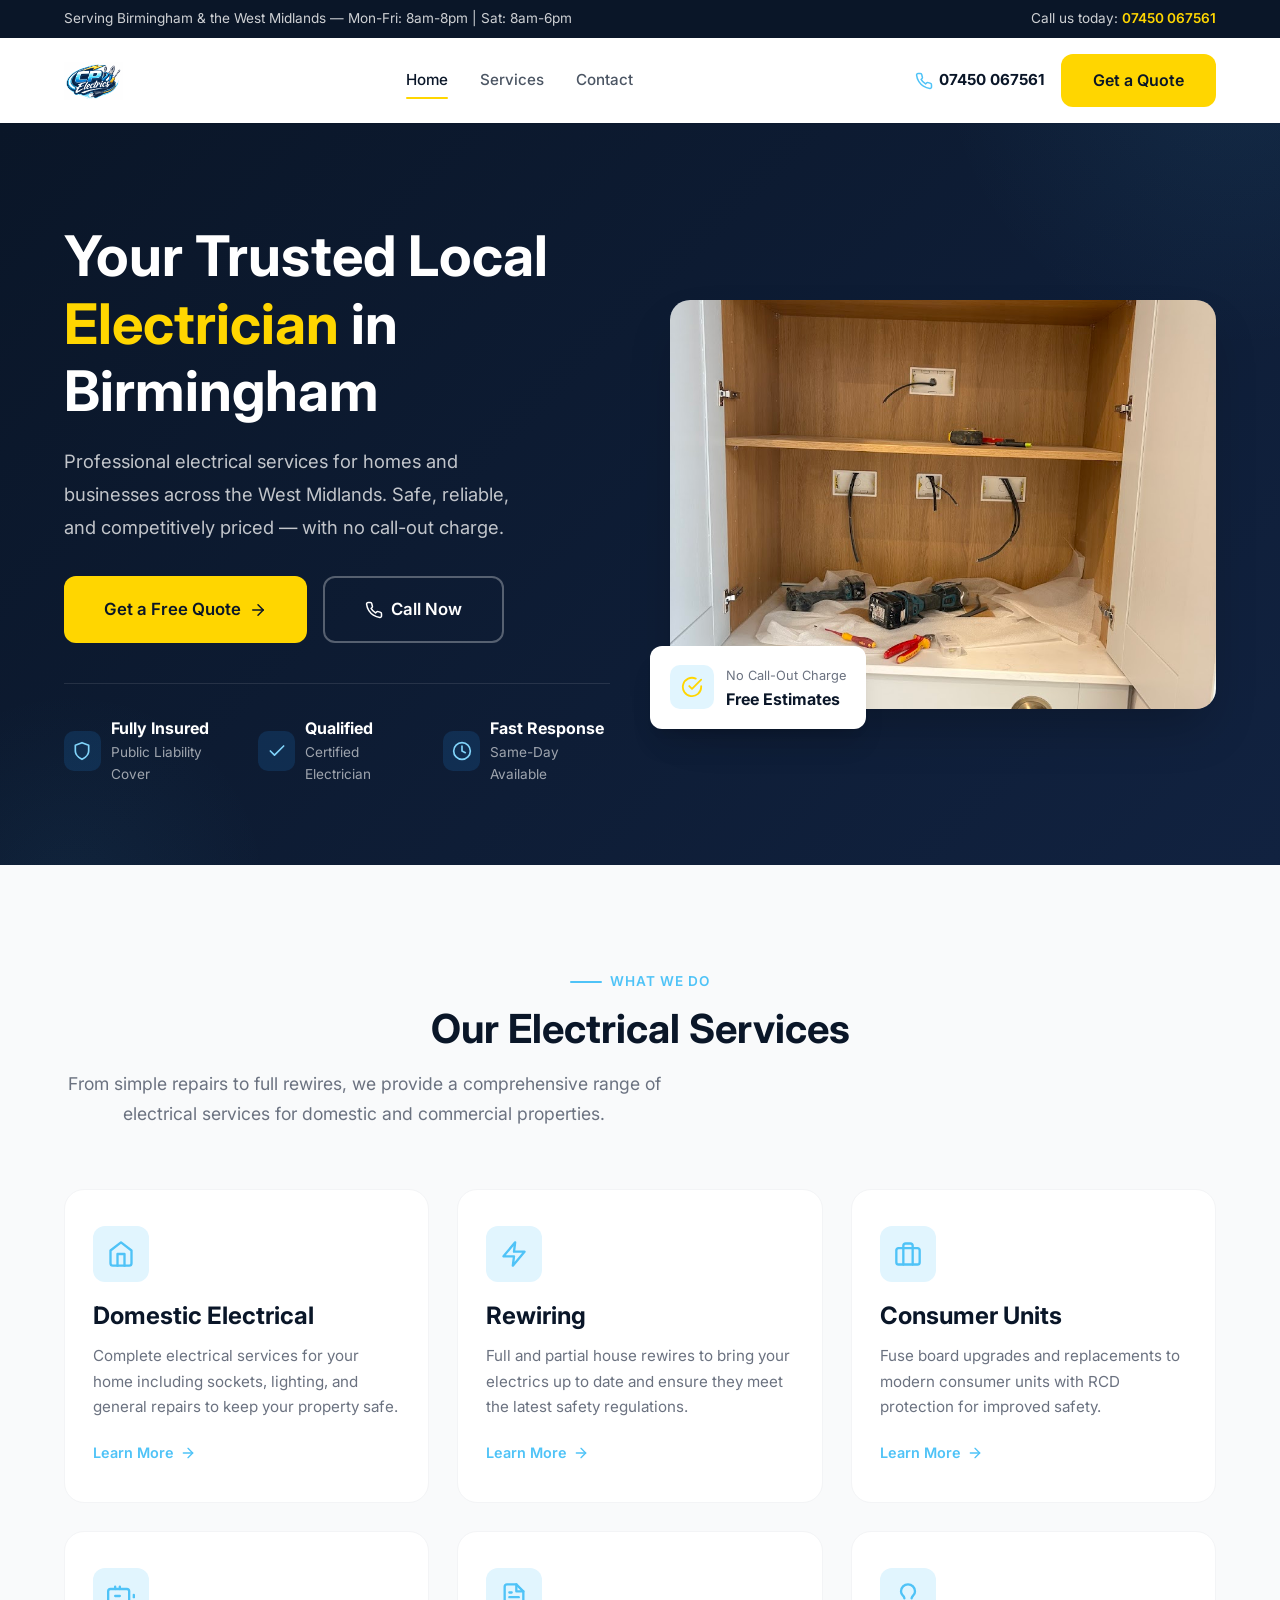
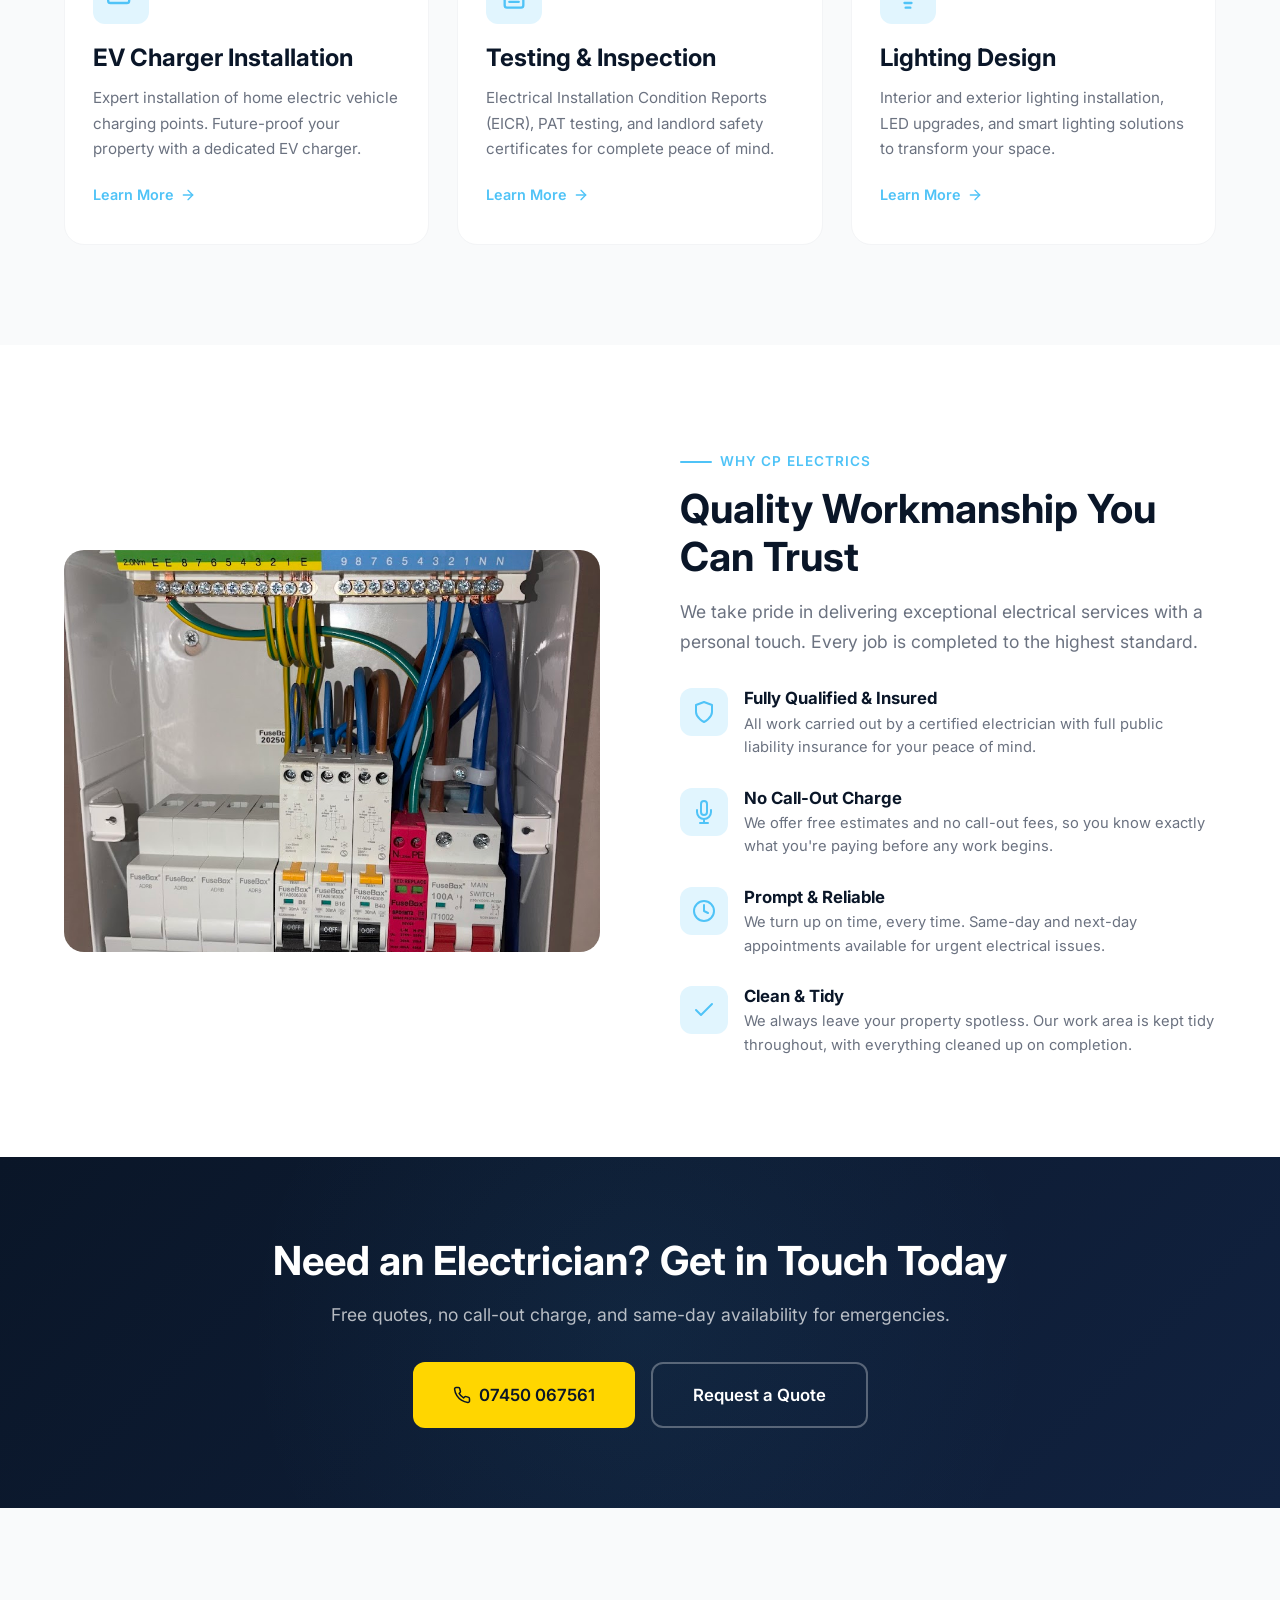
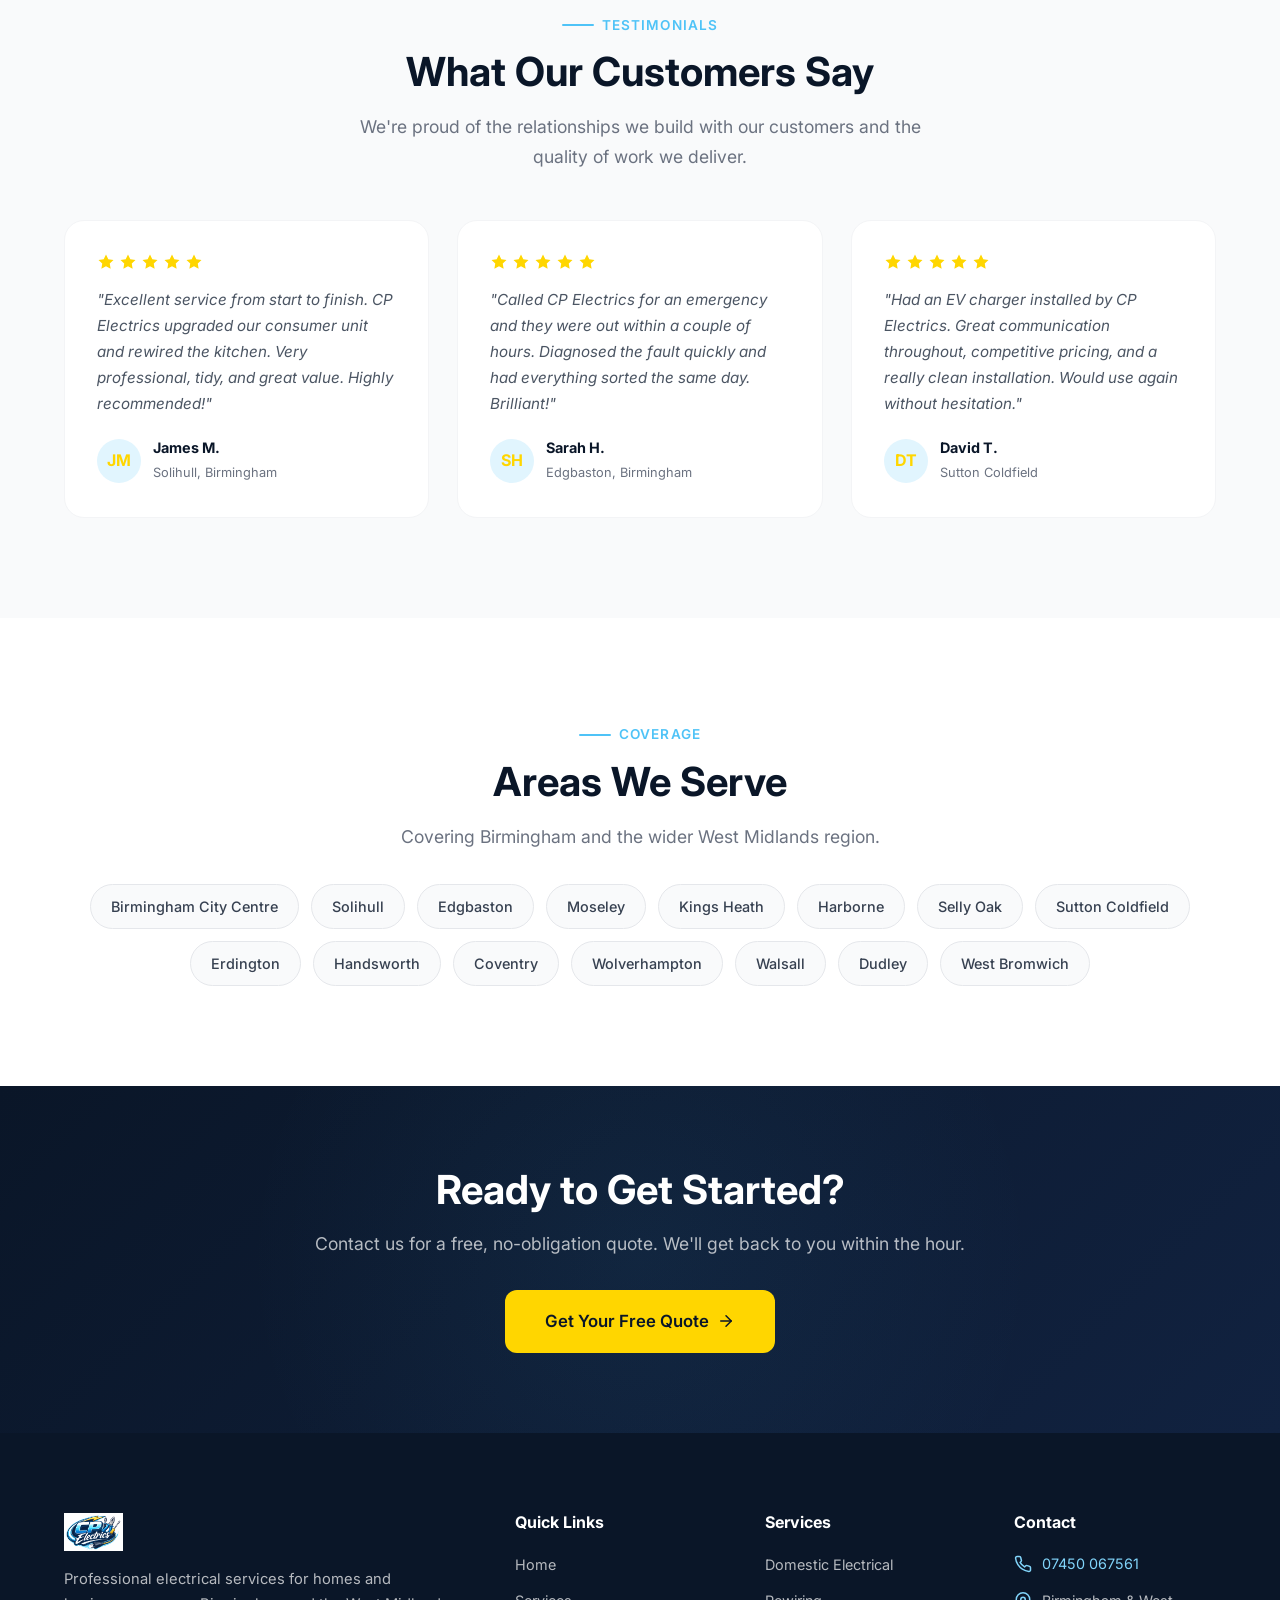
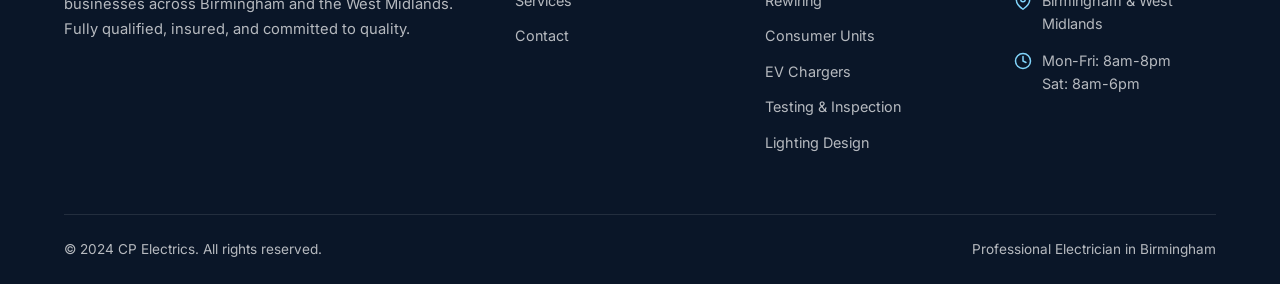
<file: index.html>
<!DOCTYPE html>
<html lang="en">
<head>
  <meta charset="UTF-8">
  <meta name="viewport" content="width=device-width, initial-scale=1.0">
  <title>CP Electrics | Professional Electrician in Birmingham & West Midlands</title>
  <meta name="description" content="CP Electrics - trusted local electrician in Birmingham & West Midlands. Domestic & commercial electrical services, rewiring, consumer units, EV chargers. Call 07450 067561.">
  <link rel="preconnect" href="https://fonts.googleapis.com">
  <link rel="preconnect" href="https://fonts.gstatic.com" crossorigin>
  <link href="https://fonts.googleapis.com/css2?family=Inter:wght@400;500;600;700;800&display=swap" rel="stylesheet">
  <link rel="stylesheet" href="assets/css/style.css">
</head>
<body>

  <!-- Top Bar -->
  <div class="top-bar">
    <div class="container">
      <span>Serving Birmingham & the West Midlands &mdash; Mon-Fri: 8am-8pm | Sat: 8am-6pm</span>
      <span>Call us today: <a href="tel:07450067561">07450 067561</a></span>
    </div>
  </div>

  <!-- Navbar -->
  <nav class="navbar">
    <div class="container">
      <a href="index.html" class="logo">
        <img src="assets/images/logo.png" alt="CP Electrics" class="logo-img" style="height:38px;width:auto;">
      </a>
      <div class="nav-links">
        <a href="index.html" class="active">Home</a>
        <a href="services.html">Services</a>
        <a href="contact.html">Contact</a>
      </div>
      <div class="nav-cta">
        <a href="tel:07450067561" class="nav-phone">
          <svg xmlns="http://www.w3.org/2000/svg" viewBox="0 0 24 24" fill="none" stroke="currentColor" stroke-width="2" stroke-linecap="round" stroke-linejoin="round"><path d="M22 16.92v3a2 2 0 0 1-2.18 2 19.79 19.79 0 0 1-8.63-3.07 19.5 19.5 0 0 1-6-6 19.79 19.79 0 0 1-3.07-8.67A2 2 0 0 1 4.11 2h3a2 2 0 0 1 2 1.72c.127.96.361 1.903.7 2.81a2 2 0 0 1-.45 2.11L8.09 9.91a16 16 0 0 0 6 6l1.27-1.27a2 2 0 0 1 2.11-.45c.907.339 1.85.573 2.81.7A2 2 0 0 1 22 16.92z"/></svg>
          07450 067561
        </a>
        <a href="contact.html" class="btn btn-primary">Get a Quote</a>
      </div>
      <button class="mobile-toggle" aria-label="Menu">
        <span></span><span></span><span></span>
      </button>
    </div>
  </nav>

  <!-- Hero -->
  <section class="hero">
    <div class="container">
      <div class="hero-content">
        <h1>Your Trusted Local <span>Electrician</span> in Birmingham</h1>
        <p>Professional electrical services for homes and businesses across the West Midlands. Safe, reliable, and competitively priced &mdash; with no call-out charge.</p>
        <div class="hero-btns">
          <a href="contact.html" class="btn btn-primary btn-lg">
            Get a Free Quote
            <svg xmlns="http://www.w3.org/2000/svg" viewBox="0 0 24 24" fill="none" stroke="currentColor" stroke-width="2" stroke-linecap="round" stroke-linejoin="round"><path d="M5 12h14"/><path d="m12 5 7 7-7 7"/></svg>
          </a>
          <a href="tel:07450067561" class="btn btn-outline-light btn-lg">
            <svg xmlns="http://www.w3.org/2000/svg" viewBox="0 0 24 24" fill="none" stroke="currentColor" stroke-width="2" stroke-linecap="round" stroke-linejoin="round"><path d="M22 16.92v3a2 2 0 0 1-2.18 2 19.79 19.79 0 0 1-8.63-3.07 19.5 19.5 0 0 1-6-6 19.79 19.79 0 0 1-3.07-8.67A2 2 0 0 1 4.11 2h3a2 2 0 0 1 2 1.72c.127.96.361 1.903.7 2.81a2 2 0 0 1-.45 2.11L8.09 9.91a16 16 0 0 0 6 6l1.27-1.27a2 2 0 0 1 2.11-.45c.907.339 1.85.573 2.81.7A2 2 0 0 1 22 16.92z"/></svg>
            Call Now
          </a>
        </div>
        <div class="hero-badges">
          <div class="hero-badge">
            <div class="hero-badge-icon">
              <svg xmlns="http://www.w3.org/2000/svg" viewBox="0 0 24 24" fill="none" stroke="currentColor" stroke-width="2" stroke-linecap="round" stroke-linejoin="round"><path d="M12 22s8-4 8-10V5l-8-3-8 3v7c0 6 8 10 8 10z"/></svg>
            </div>
            <div class="hero-badge-text">
              <strong>Fully Insured</strong>
              Public Liability Cover
            </div>
          </div>
          <div class="hero-badge">
            <div class="hero-badge-icon">
              <svg xmlns="http://www.w3.org/2000/svg" viewBox="0 0 24 24" fill="none" stroke="currentColor" stroke-width="2" stroke-linecap="round" stroke-linejoin="round"><path d="M20 6 9 17l-5-5"/></svg>
            </div>
            <div class="hero-badge-text">
              <strong>Qualified</strong>
              Certified Electrician
            </div>
          </div>
          <div class="hero-badge">
            <div class="hero-badge-icon">
              <svg xmlns="http://www.w3.org/2000/svg" viewBox="0 0 24 24" fill="none" stroke="currentColor" stroke-width="2" stroke-linecap="round" stroke-linejoin="round"><circle cx="12" cy="12" r="10"/><polyline points="12 6 12 12 16 14"/></svg>
            </div>
            <div class="hero-badge-text">
              <strong>Fast Response</strong>
              Same-Day Available
            </div>
          </div>
        </div>
      </div>
      <div class="hero-image">
        <div class="hero-image-wrapper">
          <img src="assets/images/work-1.jpg" alt="CP Electrics - Professional electrical work in Birmingham" loading="lazy">
        </div>
        <div class="hero-float-card">
          <div class="icon">
            <svg xmlns="http://www.w3.org/2000/svg" viewBox="0 0 24 24" fill="none" stroke="currentColor" stroke-width="2" stroke-linecap="round" stroke-linejoin="round"><path d="M22 11.08V12a10 10 0 1 1-5.93-9.14"/><polyline points="22 4 12 14.01 9 11.01"/></svg>
          </div>
          <div class="text">
            <span>No Call-Out Charge</span>
            <strong>Free Estimates</strong>
          </div>
        </div>
      </div>
    </div>
  </section>

  <!-- Services -->
  <section class="services-section" id="services">
    <div class="container">
      <div class="services-header">
        <div class="section-label">What We Do</div>
        <h2 class="section-title">Our Electrical Services</h2>
        <p class="section-subtitle">From simple repairs to full rewires, we provide a comprehensive range of electrical services for domestic and commercial properties.</p>
      </div>
      <div class="services-grid">
        <a href="services/domestic-electrical.html" class="service-card">
          <div class="service-icon">
            <svg xmlns="http://www.w3.org/2000/svg" viewBox="0 0 24 24" fill="none" stroke="currentColor" stroke-width="2" stroke-linecap="round" stroke-linejoin="round"><path d="m3 9 9-7 9 7v11a2 2 0 0 1-2 2H5a2 2 0 0 1-2-2z"/><polyline points="9 22 9 12 15 12 15 22"/></svg>
          </div>
          <h3>Domestic Electrical</h3>
          <p>Complete electrical services for your home including sockets, lighting, and general repairs to keep your property safe.</p>
          <span class="learn-more">Learn More <svg xmlns="http://www.w3.org/2000/svg" viewBox="0 0 24 24" fill="none" stroke="currentColor" stroke-width="2" stroke-linecap="round" stroke-linejoin="round"><path d="M5 12h14"/><path d="m12 5 7 7-7 7"/></svg></span>
        </a>

        <a href="services/rewiring.html" class="service-card">
          <div class="service-icon">
            <svg xmlns="http://www.w3.org/2000/svg" viewBox="0 0 24 24" fill="none" stroke="currentColor" stroke-width="2" stroke-linecap="round" stroke-linejoin="round"><path d="M13 2 3 14h9l-1 8 10-12h-9l1-8z"/></svg>
          </div>
          <h3>Rewiring</h3>
          <p>Full and partial house rewires to bring your electrics up to date and ensure they meet the latest safety regulations.</p>
          <span class="learn-more">Learn More <svg xmlns="http://www.w3.org/2000/svg" viewBox="0 0 24 24" fill="none" stroke="currentColor" stroke-width="2" stroke-linecap="round" stroke-linejoin="round"><path d="M5 12h14"/><path d="m12 5 7 7-7 7"/></svg></span>
        </a>

        <a href="services/consumer-units.html" class="service-card">
          <div class="service-icon">
            <svg xmlns="http://www.w3.org/2000/svg" viewBox="0 0 24 24" fill="none" stroke="currentColor" stroke-width="2" stroke-linecap="round" stroke-linejoin="round"><rect x="2" y="7" width="20" height="14" rx="2" ry="2"/><path d="M16 21V5a2 2 0 0 0-2-2h-4a2 2 0 0 0-2 2v16"/></svg>
          </div>
          <h3>Consumer Units</h3>
          <p>Fuse board upgrades and replacements to modern consumer units with RCD protection for improved safety.</p>
          <span class="learn-more">Learn More <svg xmlns="http://www.w3.org/2000/svg" viewBox="0 0 24 24" fill="none" stroke="currentColor" stroke-width="2" stroke-linecap="round" stroke-linejoin="round"><path d="M5 12h14"/><path d="m12 5 7 7-7 7"/></svg></span>
        </a>

        <a href="services/ev-chargers.html" class="service-card">
          <div class="service-icon">
            <svg xmlns="http://www.w3.org/2000/svg" viewBox="0 0 24 24" fill="none" stroke="currentColor" stroke-width="2" stroke-linecap="round" stroke-linejoin="round"><rect x="1" y="6" width="18" height="12" rx="2"/><line x1="23" y1="13" x2="23" y2="11"/><path d="M11 6v-2"/><path d="M7 6v-2"/><path d="M7 12h4"/></svg>
          </div>
          <h3>EV Charger Installation</h3>
          <p>Expert installation of home electric vehicle charging points. Future-proof your property with a dedicated EV charger.</p>
          <span class="learn-more">Learn More <svg xmlns="http://www.w3.org/2000/svg" viewBox="0 0 24 24" fill="none" stroke="currentColor" stroke-width="2" stroke-linecap="round" stroke-linejoin="round"><path d="M5 12h14"/><path d="m12 5 7 7-7 7"/></svg></span>
        </a>

        <a href="services/testing-inspection.html" class="service-card">
          <div class="service-icon">
            <svg xmlns="http://www.w3.org/2000/svg" viewBox="0 0 24 24" fill="none" stroke="currentColor" stroke-width="2" stroke-linecap="round" stroke-linejoin="round"><path d="M14 2H6a2 2 0 0 0-2 2v16a2 2 0 0 0 2 2h12a2 2 0 0 0 2-2V8z"/><polyline points="14 2 14 8 20 8"/><line x1="16" y1="13" x2="8" y2="13"/><line x1="16" y1="17" x2="8" y2="17"/><polyline points="10 9 9 9 8 9"/></svg>
          </div>
          <h3>Testing &amp; Inspection</h3>
          <p>Electrical Installation Condition Reports (EICR), PAT testing, and landlord safety certificates for complete peace of mind.</p>
          <span class="learn-more">Learn More <svg xmlns="http://www.w3.org/2000/svg" viewBox="0 0 24 24" fill="none" stroke="currentColor" stroke-width="2" stroke-linecap="round" stroke-linejoin="round"><path d="M5 12h14"/><path d="m12 5 7 7-7 7"/></svg></span>
        </a>

        <a href="services/lighting.html" class="service-card">
          <div class="service-icon">
            <svg xmlns="http://www.w3.org/2000/svg" viewBox="0 0 24 24" fill="none" stroke="currentColor" stroke-width="2" stroke-linecap="round" stroke-linejoin="round"><line x1="9" y1="18" x2="15" y2="18"/><line x1="10" y1="22" x2="14" y2="22"/><path d="M15.09 14c.18-.98.65-1.74 1.41-2.5A4.65 4.65 0 0 0 18 8 6 6 0 0 0 6 8c0 1 .23 2.23 1.5 3.5A4.61 4.61 0 0 1 8.91 14"/></svg>
          </div>
          <h3>Lighting Design</h3>
          <p>Interior and exterior lighting installation, LED upgrades, and smart lighting solutions to transform your space.</p>
          <span class="learn-more">Learn More <svg xmlns="http://www.w3.org/2000/svg" viewBox="0 0 24 24" fill="none" stroke="currentColor" stroke-width="2" stroke-linecap="round" stroke-linejoin="round"><path d="M5 12h14"/><path d="m12 5 7 7-7 7"/></svg></span>
        </a>
      </div>
    </div>
  </section>

  <!-- Why Choose Us -->
  <section class="why-section">
    <div class="container">
      <div class="why-grid">
        <div class="why-image">
          <img src="assets/images/work-3.jpg" alt="CP Electrics work example - quality electrical installation" loading="lazy">
        </div>
        <div>
          <div class="section-label">Why CP Electrics</div>
          <h2 class="section-title">Quality Workmanship You Can Trust</h2>
          <p class="section-subtitle">We take pride in delivering exceptional electrical services with a personal touch. Every job is completed to the highest standard.</p>
          <div class="why-features">
            <div class="why-feature">
              <div class="why-feature-icon">
                <svg xmlns="http://www.w3.org/2000/svg" viewBox="0 0 24 24" fill="none" stroke="currentColor" stroke-width="2" stroke-linecap="round" stroke-linejoin="round"><path d="M12 22s8-4 8-10V5l-8-3-8 3v7c0 6 8 10 8 10z"/></svg>
              </div>
              <div>
                <h4>Fully Qualified &amp; Insured</h4>
                <p>All work carried out by a certified electrician with full public liability insurance for your peace of mind.</p>
              </div>
            </div>
            <div class="why-feature">
              <div class="why-feature-icon">
                <svg xmlns="http://www.w3.org/2000/svg" viewBox="0 0 24 24" fill="none" stroke="currentColor" stroke-width="2" stroke-linecap="round" stroke-linejoin="round"><path d="M12 1a3 3 0 0 0-3 3v8a3 3 0 0 0 6 0V4a3 3 0 0 0-3-3z"/><path d="M19 10v2a7 7 0 0 1-14 0v-2"/><line x1="12" y1="19" x2="12" y2="23"/><line x1="8" y1="23" x2="16" y2="23"/></svg>
              </div>
              <div>
                <h4>No Call-Out Charge</h4>
                <p>We offer free estimates and no call-out fees, so you know exactly what you're paying before any work begins.</p>
              </div>
            </div>
            <div class="why-feature">
              <div class="why-feature-icon">
                <svg xmlns="http://www.w3.org/2000/svg" viewBox="0 0 24 24" fill="none" stroke="currentColor" stroke-width="2" stroke-linecap="round" stroke-linejoin="round"><circle cx="12" cy="12" r="10"/><polyline points="12 6 12 12 16 14"/></svg>
              </div>
              <div>
                <h4>Prompt &amp; Reliable</h4>
                <p>We turn up on time, every time. Same-day and next-day appointments available for urgent electrical issues.</p>
              </div>
            </div>
            <div class="why-feature">
              <div class="why-feature-icon">
                <svg xmlns="http://www.w3.org/2000/svg" viewBox="0 0 24 24" fill="none" stroke="currentColor" stroke-width="2" stroke-linecap="round" stroke-linejoin="round"><path d="M20 6 9 17l-5-5"/></svg>
              </div>
              <div>
                <h4>Clean &amp; Tidy</h4>
                <p>We always leave your property spotless. Our work area is kept tidy throughout, with everything cleaned up on completion.</p>
              </div>
            </div>
          </div>
        </div>
      </div>
    </div>
  </section>

  <!-- CTA Banner -->
  <section class="cta-banner">
    <div class="container">
      <h2>Need an Electrician? Get in Touch Today</h2>
      <p>Free quotes, no call-out charge, and same-day availability for emergencies.</p>
      <div style="display:flex;gap:16px;justify-content:center;flex-wrap:wrap;">
        <a href="tel:07450067561" class="btn btn-primary btn-lg">
          <svg xmlns="http://www.w3.org/2000/svg" viewBox="0 0 24 24" fill="none" stroke="currentColor" stroke-width="2" stroke-linecap="round" stroke-linejoin="round"><path d="M22 16.92v3a2 2 0 0 1-2.18 2 19.79 19.79 0 0 1-8.63-3.07 19.5 19.5 0 0 1-6-6 19.79 19.79 0 0 1-3.07-8.67A2 2 0 0 1 4.11 2h3a2 2 0 0 1 2 1.72c.127.96.361 1.903.7 2.81a2 2 0 0 1-.45 2.11L8.09 9.91a16 16 0 0 0 6 6l1.27-1.27a2 2 0 0 1 2.11-.45c.907.339 1.85.573 2.81.7A2 2 0 0 1 22 16.92z"/></svg>
          07450 067561
        </a>
        <a href="contact.html" class="btn btn-outline-light btn-lg">Request a Quote</a>
      </div>
    </div>
  </section>

  <!-- Testimonials -->
  <section class="testimonials-section">
    <div class="container">
      <div class="text-center">
        <div class="section-label">Testimonials</div>
        <h2 class="section-title">What Our Customers Say</h2>
        <p class="section-subtitle">We're proud of the relationships we build with our customers and the quality of work we deliver.</p>
      </div>
      <div class="testimonials-grid">
        <div class="testimonial-card">
          <div class="testimonial-stars">
            <svg xmlns="http://www.w3.org/2000/svg" viewBox="0 0 24 24"><polygon points="12 2 15.09 8.26 22 9.27 17 14.14 18.18 21.02 12 17.77 5.82 21.02 7 14.14 2 9.27 8.91 8.26 12 2"/></svg>
            <svg xmlns="http://www.w3.org/2000/svg" viewBox="0 0 24 24"><polygon points="12 2 15.09 8.26 22 9.27 17 14.14 18.18 21.02 12 17.77 5.82 21.02 7 14.14 2 9.27 8.91 8.26 12 2"/></svg>
            <svg xmlns="http://www.w3.org/2000/svg" viewBox="0 0 24 24"><polygon points="12 2 15.09 8.26 22 9.27 17 14.14 18.18 21.02 12 17.77 5.82 21.02 7 14.14 2 9.27 8.91 8.26 12 2"/></svg>
            <svg xmlns="http://www.w3.org/2000/svg" viewBox="0 0 24 24"><polygon points="12 2 15.09 8.26 22 9.27 17 14.14 18.18 21.02 12 17.77 5.82 21.02 7 14.14 2 9.27 8.91 8.26 12 2"/></svg>
            <svg xmlns="http://www.w3.org/2000/svg" viewBox="0 0 24 24"><polygon points="12 2 15.09 8.26 22 9.27 17 14.14 18.18 21.02 12 17.77 5.82 21.02 7 14.14 2 9.27 8.91 8.26 12 2"/></svg>
          </div>
          <blockquote>"Excellent service from start to finish. CP Electrics upgraded our consumer unit and rewired the kitchen. Very professional, tidy, and great value. Highly recommended!"</blockquote>
          <div class="testimonial-author">
            <div class="testimonial-avatar">JM</div>
            <div class="testimonial-author-info">
              <strong>James M.</strong>
              <span>Solihull, Birmingham</span>
            </div>
          </div>
        </div>
        <div class="testimonial-card">
          <div class="testimonial-stars">
            <svg xmlns="http://www.w3.org/2000/svg" viewBox="0 0 24 24"><polygon points="12 2 15.09 8.26 22 9.27 17 14.14 18.18 21.02 12 17.77 5.82 21.02 7 14.14 2 9.27 8.91 8.26 12 2"/></svg>
            <svg xmlns="http://www.w3.org/2000/svg" viewBox="0 0 24 24"><polygon points="12 2 15.09 8.26 22 9.27 17 14.14 18.18 21.02 12 17.77 5.82 21.02 7 14.14 2 9.27 8.91 8.26 12 2"/></svg>
            <svg xmlns="http://www.w3.org/2000/svg" viewBox="0 0 24 24"><polygon points="12 2 15.09 8.26 22 9.27 17 14.14 18.18 21.02 12 17.77 5.82 21.02 7 14.14 2 9.27 8.91 8.26 12 2"/></svg>
            <svg xmlns="http://www.w3.org/2000/svg" viewBox="0 0 24 24"><polygon points="12 2 15.09 8.26 22 9.27 17 14.14 18.18 21.02 12 17.77 5.82 21.02 7 14.14 2 9.27 8.91 8.26 12 2"/></svg>
            <svg xmlns="http://www.w3.org/2000/svg" viewBox="0 0 24 24"><polygon points="12 2 15.09 8.26 22 9.27 17 14.14 18.18 21.02 12 17.77 5.82 21.02 7 14.14 2 9.27 8.91 8.26 12 2"/></svg>
          </div>
          <blockquote>"Called CP Electrics for an emergency and they were out within a couple of hours. Diagnosed the fault quickly and had everything sorted the same day. Brilliant!"</blockquote>
          <div class="testimonial-author">
            <div class="testimonial-avatar">SH</div>
            <div class="testimonial-author-info">
              <strong>Sarah H.</strong>
              <span>Edgbaston, Birmingham</span>
            </div>
          </div>
        </div>
        <div class="testimonial-card">
          <div class="testimonial-stars">
            <svg xmlns="http://www.w3.org/2000/svg" viewBox="0 0 24 24"><polygon points="12 2 15.09 8.26 22 9.27 17 14.14 18.18 21.02 12 17.77 5.82 21.02 7 14.14 2 9.27 8.91 8.26 12 2"/></svg>
            <svg xmlns="http://www.w3.org/2000/svg" viewBox="0 0 24 24"><polygon points="12 2 15.09 8.26 22 9.27 17 14.14 18.18 21.02 12 17.77 5.82 21.02 7 14.14 2 9.27 8.91 8.26 12 2"/></svg>
            <svg xmlns="http://www.w3.org/2000/svg" viewBox="0 0 24 24"><polygon points="12 2 15.09 8.26 22 9.27 17 14.14 18.18 21.02 12 17.77 5.82 21.02 7 14.14 2 9.27 8.91 8.26 12 2"/></svg>
            <svg xmlns="http://www.w3.org/2000/svg" viewBox="0 0 24 24"><polygon points="12 2 15.09 8.26 22 9.27 17 14.14 18.18 21.02 12 17.77 5.82 21.02 7 14.14 2 9.27 8.91 8.26 12 2"/></svg>
            <svg xmlns="http://www.w3.org/2000/svg" viewBox="0 0 24 24"><polygon points="12 2 15.09 8.26 22 9.27 17 14.14 18.18 21.02 12 17.77 5.82 21.02 7 14.14 2 9.27 8.91 8.26 12 2"/></svg>
          </div>
          <blockquote>"Had an EV charger installed by CP Electrics. Great communication throughout, competitive pricing, and a really clean installation. Would use again without hesitation."</blockquote>
          <div class="testimonial-author">
            <div class="testimonial-avatar">DT</div>
            <div class="testimonial-author-info">
              <strong>David T.</strong>
              <span>Sutton Coldfield</span>
            </div>
          </div>
        </div>
      </div>
    </div>
  </section>

  <!-- Areas -->
  <section class="areas-section">
    <div class="container text-center">
      <div class="section-label">Coverage</div>
      <h2 class="section-title">Areas We Serve</h2>
      <p class="section-subtitle">Covering Birmingham and the wider West Midlands region.</p>
      <div class="areas-tags">
        <span class="area-tag">Birmingham City Centre</span>
        <span class="area-tag">Solihull</span>
        <span class="area-tag">Edgbaston</span>
        <span class="area-tag">Moseley</span>
        <span class="area-tag">Kings Heath</span>
        <span class="area-tag">Harborne</span>
        <span class="area-tag">Selly Oak</span>
        <span class="area-tag">Sutton Coldfield</span>
        <span class="area-tag">Erdington</span>
        <span class="area-tag">Handsworth</span>
        <span class="area-tag">Coventry</span>
        <span class="area-tag">Wolverhampton</span>
        <span class="area-tag">Walsall</span>
        <span class="area-tag">Dudley</span>
        <span class="area-tag">West Bromwich</span>
      </div>
    </div>
  </section>

  <!-- CTA 2 -->
  <section class="cta-banner">
    <div class="container">
      <h2>Ready to Get Started?</h2>
      <p>Contact us for a free, no-obligation quote. We'll get back to you within the hour.</p>
      <a href="contact.html" class="btn btn-primary btn-lg">Get Your Free Quote
        <svg xmlns="http://www.w3.org/2000/svg" viewBox="0 0 24 24" fill="none" stroke="currentColor" stroke-width="2" stroke-linecap="round" stroke-linejoin="round"><path d="M5 12h14"/><path d="m12 5 7 7-7 7"/></svg>
      </a>
    </div>
  </section>

  <!-- Footer -->
  <footer class="footer">
    <div class="container">
      <div class="footer-grid">
        <div class="footer-about">
          <a href="index.html" class="logo">
            <img src="assets/images/logo.png" alt="CP Electrics" class="logo-img" style="height:38px;width:auto;">
          </a>
          <p>Professional electrical services for homes and businesses across Birmingham and the West Midlands. Fully qualified, insured, and committed to quality.</p>
        </div>
        <div>
          <h4>Quick Links</h4>
          <ul class="footer-links">
            <li><a href="index.html">Home</a></li>
            <li><a href="services.html">Services</a></li>
            <li><a href="contact.html">Contact</a></li>
          </ul>
        </div>
        <div>
          <h4>Services</h4>
          <ul class="footer-links">
            <li><a href="services/domestic-electrical.html">Domestic Electrical</a></li>
            <li><a href="services/rewiring.html">Rewiring</a></li>
            <li><a href="services/consumer-units.html">Consumer Units</a></li>
            <li><a href="services/ev-chargers.html">EV Chargers</a></li>
            <li><a href="services/testing-inspection.html">Testing &amp; Inspection</a></li>
            <li><a href="services/lighting.html">Lighting Design</a></li>
          </ul>
        </div>
        <div>
          <h4>Contact</h4>
          <div class="footer-contact-item">
            <svg xmlns="http://www.w3.org/2000/svg" viewBox="0 0 24 24" fill="none" stroke="currentColor" stroke-width="2" stroke-linecap="round" stroke-linejoin="round"><path d="M22 16.92v3a2 2 0 0 1-2.18 2 19.79 19.79 0 0 1-8.63-3.07 19.5 19.5 0 0 1-6-6 19.79 19.79 0 0 1-3.07-8.67A2 2 0 0 1 4.11 2h3a2 2 0 0 1 2 1.72c.127.96.361 1.903.7 2.81a2 2 0 0 1-.45 2.11L8.09 9.91a16 16 0 0 0 6 6l1.27-1.27a2 2 0 0 1 2.11-.45c.907.339 1.85.573 2.81.7A2 2 0 0 1 22 16.92z"/></svg>
            <div><a href="tel:07450067561" style="color:var(--blue-light);">07450 067561</a></div>
          </div>
          <div class="footer-contact-item">
            <svg xmlns="http://www.w3.org/2000/svg" viewBox="0 0 24 24" fill="none" stroke="currentColor" stroke-width="2" stroke-linecap="round" stroke-linejoin="round"><path d="M21 10c0 7-9 13-9 13s-9-6-9-13a9 9 0 0 1 18 0z"/><circle cx="12" cy="10" r="3"/></svg>
            <div>Birmingham &amp; West Midlands</div>
          </div>
          <div class="footer-contact-item">
            <svg xmlns="http://www.w3.org/2000/svg" viewBox="0 0 24 24" fill="none" stroke="currentColor" stroke-width="2" stroke-linecap="round" stroke-linejoin="round"><circle cx="12" cy="12" r="10"/><polyline points="12 6 12 12 16 14"/></svg>
            <div>Mon-Fri: 8am-8pm<br>Sat: 8am-6pm</div>
          </div>
        </div>
      </div>
      <div class="footer-bottom">
        <span>&copy; 2024 CP Electrics. All rights reserved.</span>
        <span>Professional Electrician in Birmingham</span>
      </div>
    </div>
  </footer>

  <script src="assets/js/main.js"></script>
</body>
</html>
</file>
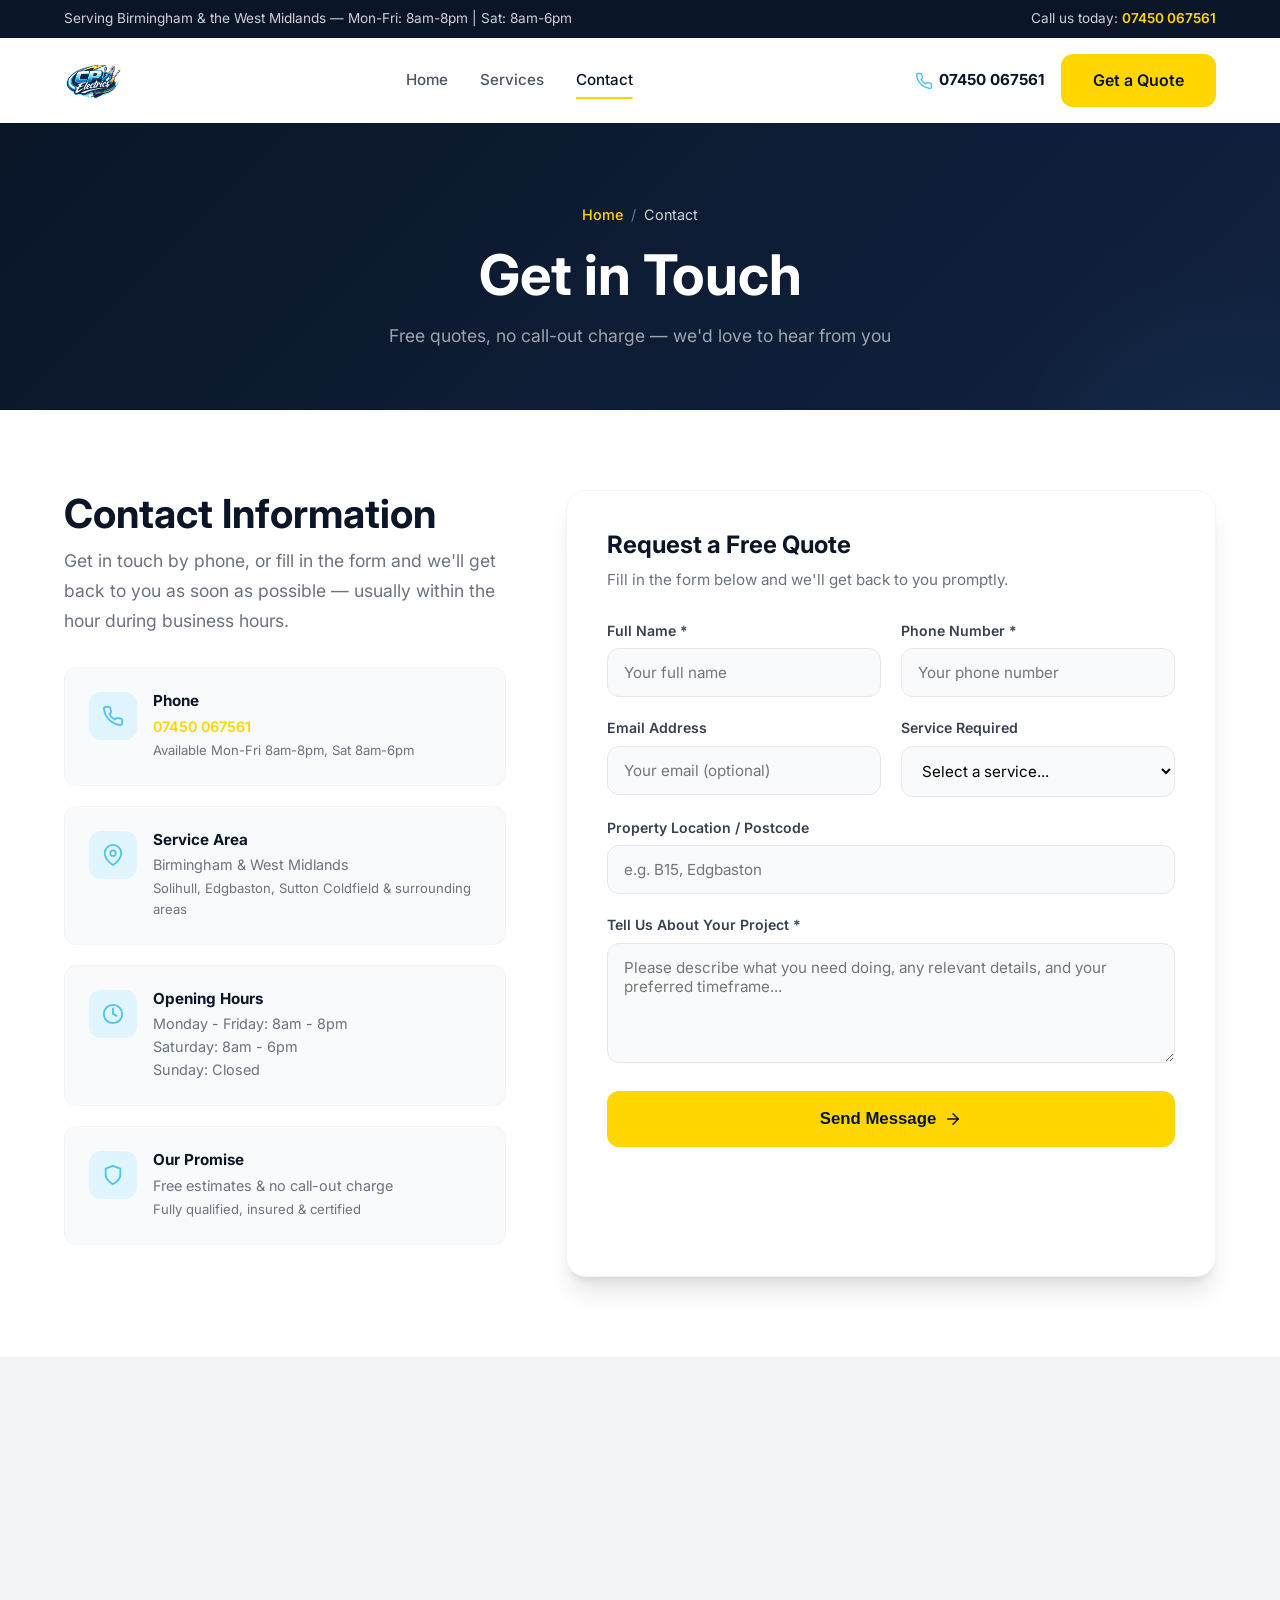
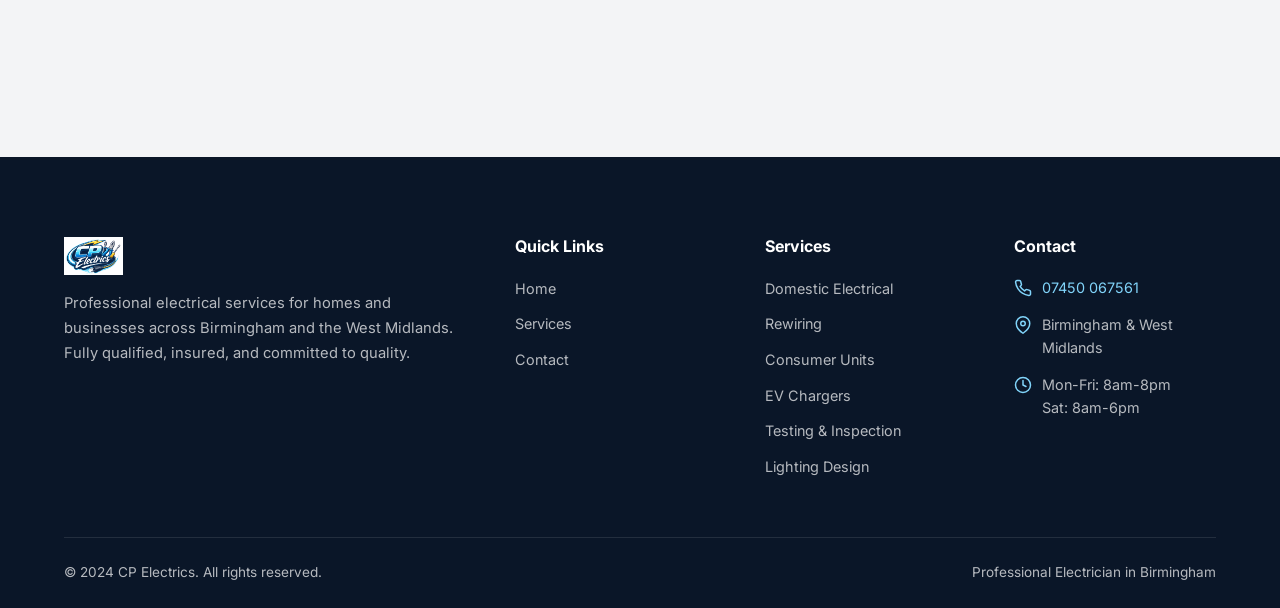
<file: contact.html>
<!DOCTYPE html>
<html lang="en">
<head>
  <meta charset="UTF-8">
  <meta name="viewport" content="width=device-width, initial-scale=1.0">
  <title>Contact Us | CP Electrics - Electrician in Birmingham</title>
  <meta name="description" content="Contact CP Electrics for a free quote on any electrical work in Birmingham & West Midlands. No call-out charge. Call 07450 067561 or fill in our contact form.">
  <link rel="preconnect" href="https://fonts.googleapis.com">
  <link rel="preconnect" href="https://fonts.gstatic.com" crossorigin>
  <link href="https://fonts.googleapis.com/css2?family=Inter:wght@400;500;600;700;800&display=swap" rel="stylesheet">
  <link rel="stylesheet" href="assets/css/style.css">
</head>
<body>

  <!-- Top Bar -->
  <div class="top-bar">
    <div class="container">
      <span>Serving Birmingham & the West Midlands &mdash; Mon-Fri: 8am-8pm | Sat: 8am-6pm</span>
      <span>Call us today: <a href="tel:07450067561">07450 067561</a></span>
    </div>
  </div>

  <!-- Navbar -->
  <nav class="navbar">
    <div class="container">
      <a href="index.html" class="logo"><img src="assets/images/logo.png" alt="CP Electrics" class="logo-img" style="height:38px;width:auto;"></a>
      <div class="nav-links">
        <a href="index.html">Home</a>
        <a href="services.html">Services</a>
        <a href="contact.html" class="active">Contact</a>
      </div>
      <div class="nav-cta">
        <a href="tel:07450067561" class="nav-phone">
          <svg xmlns="http://www.w3.org/2000/svg" viewBox="0 0 24 24" fill="none" stroke="currentColor" stroke-width="2" stroke-linecap="round" stroke-linejoin="round"><path d="M22 16.92v3a2 2 0 0 1-2.18 2 19.79 19.79 0 0 1-8.63-3.07 19.5 19.5 0 0 1-6-6 19.79 19.79 0 0 1-3.07-8.67A2 2 0 0 1 4.11 2h3a2 2 0 0 1 2 1.72c.127.96.361 1.903.7 2.81a2 2 0 0 1-.45 2.11L8.09 9.91a16 16 0 0 0 6 6l1.27-1.27a2 2 0 0 1 2.11-.45c.907.339 1.85.573 2.81.7A2 2 0 0 1 22 16.92z"/></svg>
          07450 067561
        </a>
        <a href="contact.html" class="btn btn-primary">Get a Quote</a>
      </div>
      <button class="mobile-toggle" aria-label="Menu">
        <span></span><span></span><span></span>
      </button>
    </div>
  </nav>

  <!-- Page Header -->
  <section class="page-header">
    <div class="container">
      <div class="breadcrumb">
        <a href="index.html">Home</a>
        <span>/</span>
        <span style="color:rgba(255,255,255,0.8);">Contact</span>
      </div>
      <h1>Get in Touch</h1>
      <p>Free quotes, no call-out charge &mdash; we'd love to hear from you</p>
    </div>
  </section>

  <!-- Contact Section -->
  <section class="contact-section">
    <div class="container">
      <div class="contact-grid">
        <!-- Left: Contact Info -->
        <div>
          <h2 style="margin-bottom:8px;">Contact Information</h2>
          <p class="section-subtitle" style="margin-bottom:32px;">Get in touch by phone, or fill in the form and we'll get back to you as soon as possible &mdash; usually within the hour during business hours.</p>

          <div class="contact-info-cards">
            <div class="contact-info-card">
              <div class="icon">
                <svg xmlns="http://www.w3.org/2000/svg" viewBox="0 0 24 24" fill="none" stroke="currentColor" stroke-width="2" stroke-linecap="round" stroke-linejoin="round"><path d="M22 16.92v3a2 2 0 0 1-2.18 2 19.79 19.79 0 0 1-8.63-3.07 19.5 19.5 0 0 1-6-6 19.79 19.79 0 0 1-3.07-8.67A2 2 0 0 1 4.11 2h3a2 2 0 0 1 2 1.72c.127.96.361 1.903.7 2.81a2 2 0 0 1-.45 2.11L8.09 9.91a16 16 0 0 0 6 6l1.27-1.27a2 2 0 0 1 2.11-.45c.907.339 1.85.573 2.81.7A2 2 0 0 1 22 16.92z"/></svg>
              </div>
              <div>
                <h4>Phone</h4>
                <p><a href="tel:07450067561">07450 067561</a></p>
                <p style="font-size:0.82rem;color:var(--gray-500);margin-top:2px;">Available Mon-Fri 8am-8pm, Sat 8am-6pm</p>
              </div>
            </div>

            <div class="contact-info-card">
              <div class="icon">
                <svg xmlns="http://www.w3.org/2000/svg" viewBox="0 0 24 24" fill="none" stroke="currentColor" stroke-width="2" stroke-linecap="round" stroke-linejoin="round"><path d="M21 10c0 7-9 13-9 13s-9-6-9-13a9 9 0 0 1 18 0z"/><circle cx="12" cy="10" r="3"/></svg>
              </div>
              <div>
                <h4>Service Area</h4>
                <p>Birmingham &amp; West Midlands</p>
                <p style="font-size:0.82rem;color:var(--gray-500);margin-top:2px;">Solihull, Edgbaston, Sutton Coldfield &amp; surrounding areas</p>
              </div>
            </div>

            <div class="contact-info-card">
              <div class="icon">
                <svg xmlns="http://www.w3.org/2000/svg" viewBox="0 0 24 24" fill="none" stroke="currentColor" stroke-width="2" stroke-linecap="round" stroke-linejoin="round"><circle cx="12" cy="12" r="10"/><polyline points="12 6 12 12 16 14"/></svg>
              </div>
              <div>
                <h4>Opening Hours</h4>
                <p>Monday - Friday: 8am - 8pm</p>
                <p>Saturday: 8am - 6pm</p>
                <p>Sunday: Closed</p>
              </div>
            </div>

            <div class="contact-info-card">
              <div class="icon">
                <svg xmlns="http://www.w3.org/2000/svg" viewBox="0 0 24 24" fill="none" stroke="currentColor" stroke-width="2" stroke-linecap="round" stroke-linejoin="round"><path d="M12 22s8-4 8-10V5l-8-3-8 3v7c0 6 8 10 8 10z"/></svg>
              </div>
              <div>
                <h4>Our Promise</h4>
                <p>Free estimates &amp; no call-out charge</p>
                <p style="font-size:0.82rem;color:var(--gray-500);margin-top:2px;">Fully qualified, insured &amp; certified</p>
              </div>
            </div>
          </div>
        </div>

        <!-- Right: Contact Form -->
        <div class="contact-form-wrapper">
          <h2>Request a Free Quote</h2>
          <p>Fill in the form below and we'll get back to you promptly.</p>
          <form id="contactForm">
            <div class="form-grid">
              <div class="form-group">
                <label for="name">Full Name *</label>
                <input type="text" id="name" name="name" placeholder="Your full name" required>
              </div>
              <div class="form-group">
                <label for="phone">Phone Number *</label>
                <input type="tel" id="phone" name="phone" placeholder="Your phone number" required>
              </div>
              <div class="form-group">
                <label for="email">Email Address</label>
                <input type="email" id="email" name="email" placeholder="Your email (optional)">
              </div>
              <div class="form-group">
                <label for="service">Service Required</label>
                <select id="service" name="service">
                  <option value="">Select a service...</option>
                  <option value="domestic">Domestic Electrical</option>
                  <option value="rewiring">Rewiring</option>
                  <option value="consumer-unit">Consumer Unit Upgrade</option>
                  <option value="ev-charger">EV Charger Installation</option>
                  <option value="testing">Testing &amp; Inspection (EICR)</option>
                  <option value="lighting">Lighting Design</option>
                  <option value="emergency">Emergency Call-Out</option>
                  <option value="other">Other</option>
                </select>
              </div>
              <div class="form-group full-width">
                <label for="location">Property Location / Postcode</label>
                <input type="text" id="location" name="location" placeholder="e.g. B15, Edgbaston">
              </div>
              <div class="form-group full-width">
                <label for="message">Tell Us About Your Project *</label>
                <textarea id="message" name="message" placeholder="Please describe what you need doing, any relevant details, and your preferred timeframe..." required></textarea>
              </div>
              <div class="form-group full-width form-submit">
                <button type="submit" class="btn btn-primary btn-lg">
                  Send Message
                  <svg xmlns="http://www.w3.org/2000/svg" viewBox="0 0 24 24" fill="none" stroke="currentColor" stroke-width="2" stroke-linecap="round" stroke-linejoin="round"><path d="M5 12h14"/><path d="m12 5 7 7-7 7"/></svg>
                </button>
              </div>
            </div>
          </form>
        </div>
      </div>
    </div>
  </section>

  <!-- Map Section -->
  <section class="map-section">
    <iframe src="https://www.google.com/maps/embed?pb=!1m18!1m12!1m3!1d155421.56893707483!2d-1.9536410636856!3d52.48627672498498!2m3!1f0!2f0!3f0!3m2!1i1024!2i768!4f13.1!3m3!1m2!1s0x4870942d1b417173%3A0xca81fef0aeee7998!2sBirmingham!5e0!3m2!1sen!2suk!4v1710000000000!5m2!1sen!2suk" allowfullscreen="" loading="lazy" referrerpolicy="no-referrer-when-downgrade" title="CP Electrics service area - Birmingham"></iframe>
  </section>

  <!-- Footer -->
  <footer class="footer">
    <div class="container">
      <div class="footer-grid">
        <div class="footer-about">
          <a href="index.html" class="logo"><img src="assets/images/logo.png" alt="CP Electrics" class="logo-img" style="height:38px;width:auto;"></a>
          <p>Professional electrical services for homes and businesses across Birmingham and the West Midlands. Fully qualified, insured, and committed to quality.</p>
        </div>
        <div>
          <h4>Quick Links</h4>
          <ul class="footer-links">
            <li><a href="index.html">Home</a></li>
            <li><a href="services.html">Services</a></li>
            <li><a href="contact.html">Contact</a></li>
          </ul>
        </div>
        <div>
          <h4>Services</h4>
          <ul class="footer-links">
            <li><a href="services/domestic-electrical.html">Domestic Electrical</a></li>
            <li><a href="services/rewiring.html">Rewiring</a></li>
            <li><a href="services/consumer-units.html">Consumer Units</a></li>
            <li><a href="services/ev-chargers.html">EV Chargers</a></li>
            <li><a href="services/testing-inspection.html">Testing &amp; Inspection</a></li>
            <li><a href="services/lighting.html">Lighting Design</a></li>
          </ul>
        </div>
        <div>
          <h4>Contact</h4>
          <div class="footer-contact-item">
            <svg xmlns="http://www.w3.org/2000/svg" viewBox="0 0 24 24" fill="none" stroke="currentColor" stroke-width="2" stroke-linecap="round" stroke-linejoin="round"><path d="M22 16.92v3a2 2 0 0 1-2.18 2 19.79 19.79 0 0 1-8.63-3.07 19.5 19.5 0 0 1-6-6 19.79 19.79 0 0 1-3.07-8.67A2 2 0 0 1 4.11 2h3a2 2 0 0 1 2 1.72c.127.96.361 1.903.7 2.81a2 2 0 0 1-.45 2.11L8.09 9.91a16 16 0 0 0 6 6l1.27-1.27a2 2 0 0 1 2.11-.45c.907.339 1.85.573 2.81.7A2 2 0 0 1 22 16.92z"/></svg>
            <div><a href="tel:07450067561" style="color:var(--blue-light);">07450 067561</a></div>
          </div>
          <div class="footer-contact-item">
            <svg xmlns="http://www.w3.org/2000/svg" viewBox="0 0 24 24" fill="none" stroke="currentColor" stroke-width="2" stroke-linecap="round" stroke-linejoin="round"><path d="M21 10c0 7-9 13-9 13s-9-6-9-13a9 9 0 0 1 18 0z"/><circle cx="12" cy="10" r="3"/></svg>
            <div>Birmingham &amp; West Midlands</div>
          </div>
          <div class="footer-contact-item">
            <svg xmlns="http://www.w3.org/2000/svg" viewBox="0 0 24 24" fill="none" stroke="currentColor" stroke-width="2" stroke-linecap="round" stroke-linejoin="round"><circle cx="12" cy="12" r="10"/><polyline points="12 6 12 12 16 14"/></svg>
            <div>Mon-Fri: 8am-8pm<br>Sat: 8am-6pm</div>
          </div>
        </div>
      </div>
      <div class="footer-bottom">
        <span>&copy; 2024 CP Electrics. All rights reserved.</span>
        <span>Professional Electrician in Birmingham</span>
      </div>
    </div>
  </footer>

  <script src="assets/js/main.js"></script>
</body>
</html>
</file>
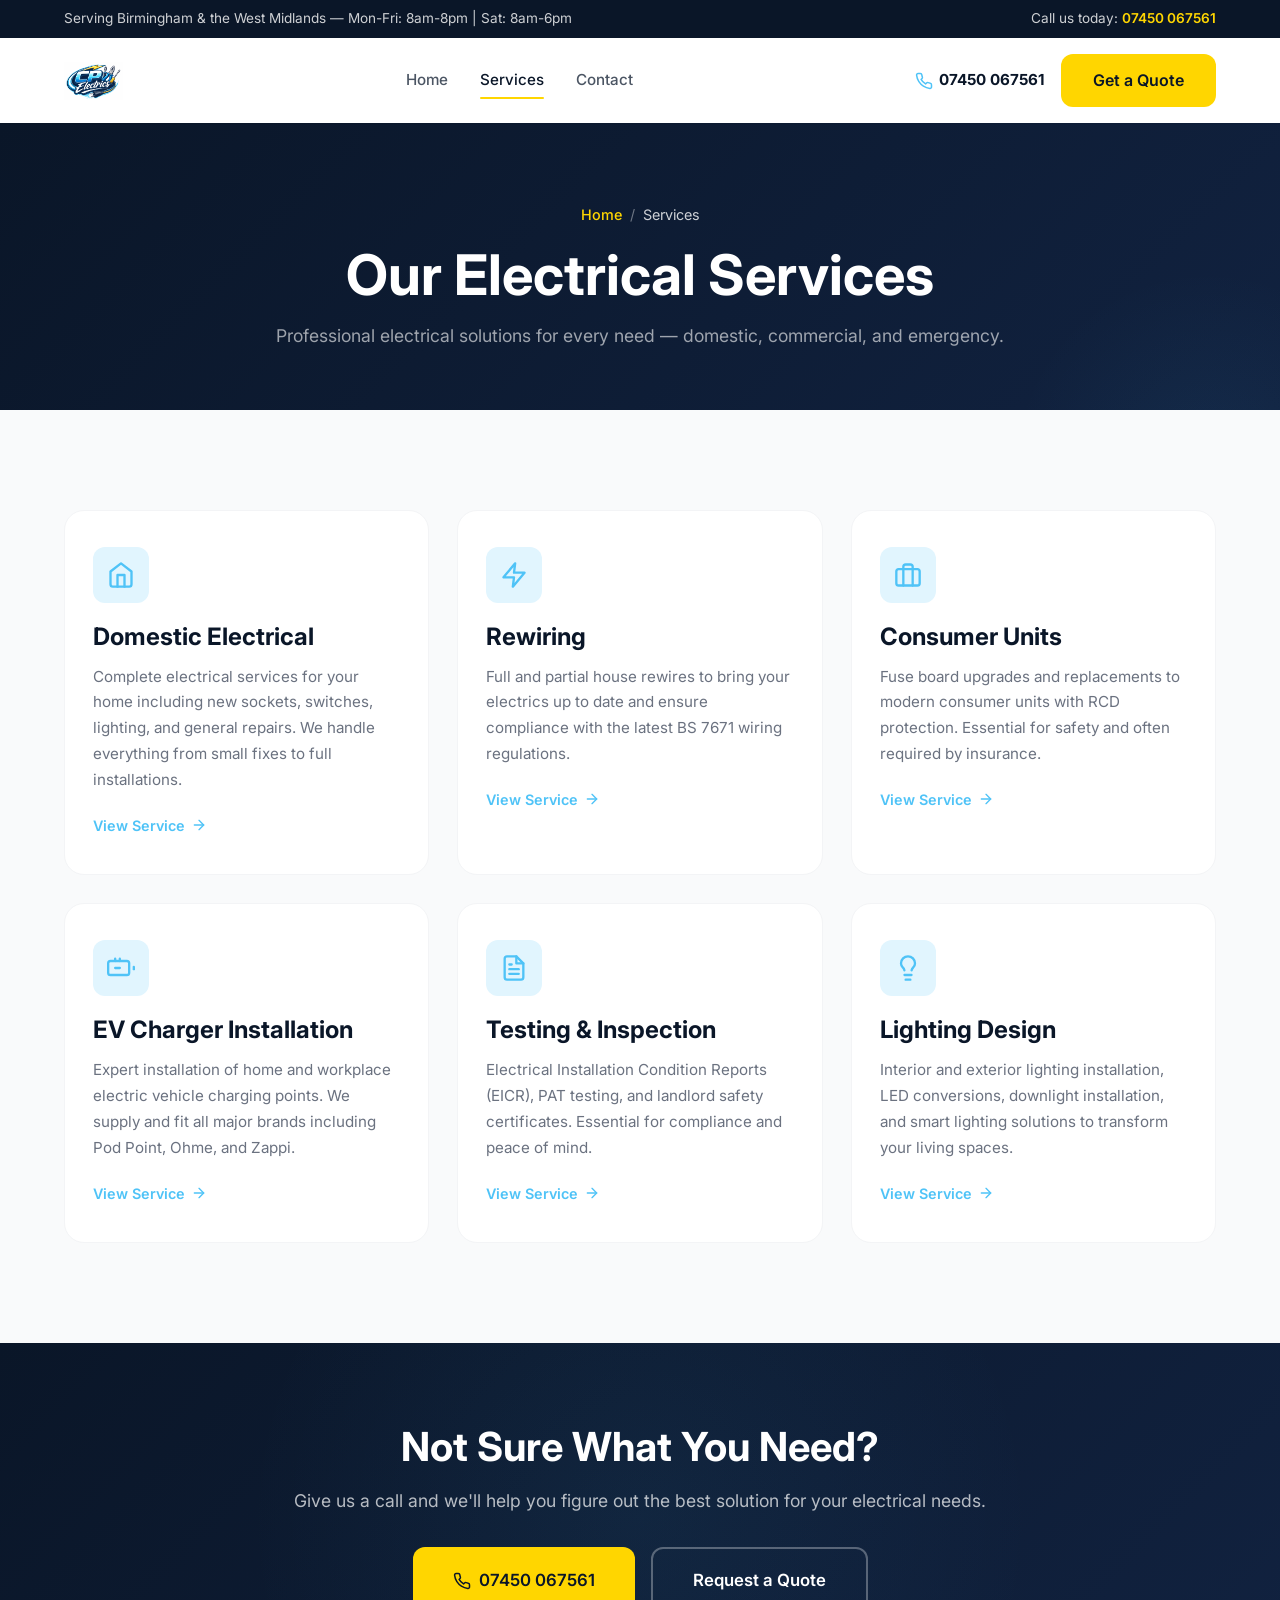
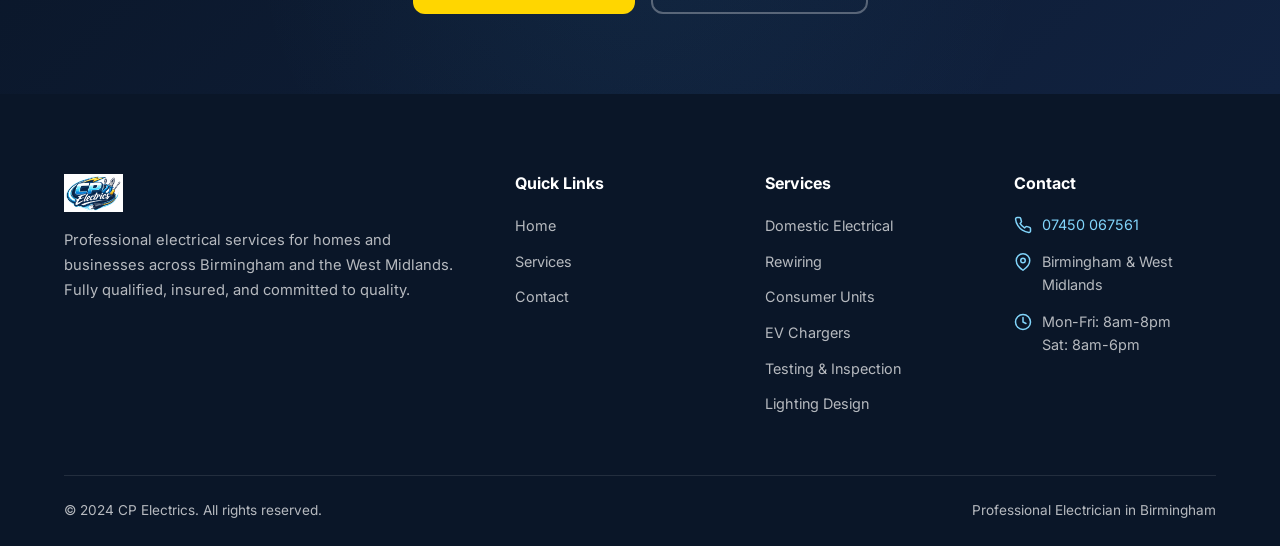
<file: services.html>
<!DOCTYPE html>
<html lang="en">
<head>
  <meta charset="UTF-8">
  <meta name="viewport" content="width=device-width, initial-scale=1.0">
  <title>Our Services | CP Electrics - Electrician in Birmingham</title>
  <meta name="description" content="Comprehensive electrical services from CP Electrics: domestic wiring, rewiring, consumer units, EV chargers, testing & inspection, and lighting design in Birmingham.">
  <link rel="preconnect" href="https://fonts.googleapis.com">
  <link rel="preconnect" href="https://fonts.gstatic.com" crossorigin>
  <link href="https://fonts.googleapis.com/css2?family=Inter:wght@400;500;600;700;800&display=swap" rel="stylesheet">
  <link rel="stylesheet" href="assets/css/style.css">
</head>
<body>

  <!-- Top Bar -->
  <div class="top-bar">
    <div class="container">
      <span>Serving Birmingham & the West Midlands &mdash; Mon-Fri: 8am-8pm | Sat: 8am-6pm</span>
      <span>Call us today: <a href="tel:07450067561">07450 067561</a></span>
    </div>
  </div>

  <!-- Navbar -->
  <nav class="navbar">
    <div class="container">
      <a href="index.html" class="logo"><img src="assets/images/logo.png" alt="CP Electrics" class="logo-img" style="height:38px;width:auto;"></a>
      <div class="nav-links">
        <a href="index.html">Home</a>
        <a href="services.html" class="active">Services</a>
        <a href="contact.html">Contact</a>
      </div>
      <div class="nav-cta">
        <a href="tel:07450067561" class="nav-phone">
          <svg xmlns="http://www.w3.org/2000/svg" viewBox="0 0 24 24" fill="none" stroke="currentColor" stroke-width="2" stroke-linecap="round" stroke-linejoin="round"><path d="M22 16.92v3a2 2 0 0 1-2.18 2 19.79 19.79 0 0 1-8.63-3.07 19.5 19.5 0 0 1-6-6 19.79 19.79 0 0 1-3.07-8.67A2 2 0 0 1 4.11 2h3a2 2 0 0 1 2 1.72c.127.96.361 1.903.7 2.81a2 2 0 0 1-.45 2.11L8.09 9.91a16 16 0 0 0 6 6l1.27-1.27a2 2 0 0 1 2.11-.45c.907.339 1.85.573 2.81.7A2 2 0 0 1 22 16.92z"/></svg>
          07450 067561
        </a>
        <a href="contact.html" class="btn btn-primary">Get a Quote</a>
      </div>
      <button class="mobile-toggle" aria-label="Menu">
        <span></span><span></span><span></span>
      </button>
    </div>
  </nav>

  <!-- Page Header -->
  <section class="page-header">
    <div class="container">
      <div class="breadcrumb">
        <a href="index.html">Home</a>
        <span>/</span>
        <span style="color:rgba(255,255,255,0.8);">Services</span>
      </div>
      <h1>Our Electrical Services</h1>
      <p>Professional electrical solutions for every need &mdash; domestic, commercial, and emergency.</p>
    </div>
  </section>

  <!-- All Services -->
  <section class="services-section">
    <div class="container">
      <div class="services-grid">
        <a href="services/domestic-electrical.html" class="service-card">
          <div class="service-icon">
            <svg xmlns="http://www.w3.org/2000/svg" viewBox="0 0 24 24" fill="none" stroke="currentColor" stroke-width="2" stroke-linecap="round" stroke-linejoin="round"><path d="m3 9 9-7 9 7v11a2 2 0 0 1-2 2H5a2 2 0 0 1-2-2z"/><polyline points="9 22 9 12 15 12 15 22"/></svg>
          </div>
          <h3>Domestic Electrical</h3>
          <p>Complete electrical services for your home including new sockets, switches, lighting, and general repairs. We handle everything from small fixes to full installations.</p>
          <span class="learn-more">View Service <svg xmlns="http://www.w3.org/2000/svg" viewBox="0 0 24 24" fill="none" stroke="currentColor" stroke-width="2" stroke-linecap="round" stroke-linejoin="round"><path d="M5 12h14"/><path d="m12 5 7 7-7 7"/></svg></span>
        </a>

        <a href="services/rewiring.html" class="service-card">
          <div class="service-icon">
            <svg xmlns="http://www.w3.org/2000/svg" viewBox="0 0 24 24" fill="none" stroke="currentColor" stroke-width="2" stroke-linecap="round" stroke-linejoin="round"><path d="M13 2 3 14h9l-1 8 10-12h-9l1-8z"/></svg>
          </div>
          <h3>Rewiring</h3>
          <p>Full and partial house rewires to bring your electrics up to date and ensure compliance with the latest BS 7671 wiring regulations.</p>
          <span class="learn-more">View Service <svg xmlns="http://www.w3.org/2000/svg" viewBox="0 0 24 24" fill="none" stroke="currentColor" stroke-width="2" stroke-linecap="round" stroke-linejoin="round"><path d="M5 12h14"/><path d="m12 5 7 7-7 7"/></svg></span>
        </a>

        <a href="services/consumer-units.html" class="service-card">
          <div class="service-icon">
            <svg xmlns="http://www.w3.org/2000/svg" viewBox="0 0 24 24" fill="none" stroke="currentColor" stroke-width="2" stroke-linecap="round" stroke-linejoin="round"><rect x="2" y="7" width="20" height="14" rx="2" ry="2"/><path d="M16 21V5a2 2 0 0 0-2-2h-4a2 2 0 0 0-2 2v16"/></svg>
          </div>
          <h3>Consumer Units</h3>
          <p>Fuse board upgrades and replacements to modern consumer units with RCD protection. Essential for safety and often required by insurance.</p>
          <span class="learn-more">View Service <svg xmlns="http://www.w3.org/2000/svg" viewBox="0 0 24 24" fill="none" stroke="currentColor" stroke-width="2" stroke-linecap="round" stroke-linejoin="round"><path d="M5 12h14"/><path d="m12 5 7 7-7 7"/></svg></span>
        </a>

        <a href="services/ev-chargers.html" class="service-card">
          <div class="service-icon">
            <svg xmlns="http://www.w3.org/2000/svg" viewBox="0 0 24 24" fill="none" stroke="currentColor" stroke-width="2" stroke-linecap="round" stroke-linejoin="round"><rect x="1" y="6" width="18" height="12" rx="2"/><line x1="23" y1="13" x2="23" y2="11"/><path d="M11 6v-2"/><path d="M7 6v-2"/><path d="M7 12h4"/></svg>
          </div>
          <h3>EV Charger Installation</h3>
          <p>Expert installation of home and workplace electric vehicle charging points. We supply and fit all major brands including Pod Point, Ohme, and Zappi.</p>
          <span class="learn-more">View Service <svg xmlns="http://www.w3.org/2000/svg" viewBox="0 0 24 24" fill="none" stroke="currentColor" stroke-width="2" stroke-linecap="round" stroke-linejoin="round"><path d="M5 12h14"/><path d="m12 5 7 7-7 7"/></svg></span>
        </a>

        <a href="services/testing-inspection.html" class="service-card">
          <div class="service-icon">
            <svg xmlns="http://www.w3.org/2000/svg" viewBox="0 0 24 24" fill="none" stroke="currentColor" stroke-width="2" stroke-linecap="round" stroke-linejoin="round"><path d="M14 2H6a2 2 0 0 0-2 2v16a2 2 0 0 0 2 2h12a2 2 0 0 0 2-2V8z"/><polyline points="14 2 14 8 20 8"/><line x1="16" y1="13" x2="8" y2="13"/><line x1="16" y1="17" x2="8" y2="17"/><polyline points="10 9 9 9 8 9"/></svg>
          </div>
          <h3>Testing &amp; Inspection</h3>
          <p>Electrical Installation Condition Reports (EICR), PAT testing, and landlord safety certificates. Essential for compliance and peace of mind.</p>
          <span class="learn-more">View Service <svg xmlns="http://www.w3.org/2000/svg" viewBox="0 0 24 24" fill="none" stroke="currentColor" stroke-width="2" stroke-linecap="round" stroke-linejoin="round"><path d="M5 12h14"/><path d="m12 5 7 7-7 7"/></svg></span>
        </a>

        <a href="services/lighting.html" class="service-card">
          <div class="service-icon">
            <svg xmlns="http://www.w3.org/2000/svg" viewBox="0 0 24 24" fill="none" stroke="currentColor" stroke-width="2" stroke-linecap="round" stroke-linejoin="round"><line x1="9" y1="18" x2="15" y2="18"/><line x1="10" y1="22" x2="14" y2="22"/><path d="M15.09 14c.18-.98.65-1.74 1.41-2.5A4.65 4.65 0 0 0 18 8 6 6 0 0 0 6 8c0 1 .23 2.23 1.5 3.5A4.61 4.61 0 0 1 8.91 14"/></svg>
          </div>
          <h3>Lighting Design</h3>
          <p>Interior and exterior lighting installation, LED conversions, downlight installation, and smart lighting solutions to transform your living spaces.</p>
          <span class="learn-more">View Service <svg xmlns="http://www.w3.org/2000/svg" viewBox="0 0 24 24" fill="none" stroke="currentColor" stroke-width="2" stroke-linecap="round" stroke-linejoin="round"><path d="M5 12h14"/><path d="m12 5 7 7-7 7"/></svg></span>
        </a>
      </div>
    </div>
  </section>

  <!-- CTA -->
  <section class="cta-banner">
    <div class="container">
      <h2>Not Sure What You Need?</h2>
      <p>Give us a call and we'll help you figure out the best solution for your electrical needs.</p>
      <div style="display:flex;gap:16px;justify-content:center;flex-wrap:wrap;">
        <a href="tel:07450067561" class="btn btn-primary btn-lg">
          <svg xmlns="http://www.w3.org/2000/svg" viewBox="0 0 24 24" fill="none" stroke="currentColor" stroke-width="2" stroke-linecap="round" stroke-linejoin="round"><path d="M22 16.92v3a2 2 0 0 1-2.18 2 19.79 19.79 0 0 1-8.63-3.07 19.5 19.5 0 0 1-6-6 19.79 19.79 0 0 1-3.07-8.67A2 2 0 0 1 4.11 2h3a2 2 0 0 1 2 1.72c.127.96.361 1.903.7 2.81a2 2 0 0 1-.45 2.11L8.09 9.91a16 16 0 0 0 6 6l1.27-1.27a2 2 0 0 1 2.11-.45c.907.339 1.85.573 2.81.7A2 2 0 0 1 22 16.92z"/></svg>
          07450 067561
        </a>
        <a href="contact.html" class="btn btn-outline-light btn-lg">Request a Quote</a>
      </div>
    </div>
  </section>

  <!-- Footer -->
  <footer class="footer">
    <div class="container">
      <div class="footer-grid">
        <div class="footer-about">
          <a href="index.html" class="logo"><img src="assets/images/logo.png" alt="CP Electrics" class="logo-img" style="height:38px;width:auto;"></a>
          <p>Professional electrical services for homes and businesses across Birmingham and the West Midlands. Fully qualified, insured, and committed to quality.</p>
        </div>
        <div>
          <h4>Quick Links</h4>
          <ul class="footer-links">
            <li><a href="index.html">Home</a></li>
            <li><a href="services.html">Services</a></li>
            <li><a href="contact.html">Contact</a></li>
          </ul>
        </div>
        <div>
          <h4>Services</h4>
          <ul class="footer-links">
            <li><a href="services/domestic-electrical.html">Domestic Electrical</a></li>
            <li><a href="services/rewiring.html">Rewiring</a></li>
            <li><a href="services/consumer-units.html">Consumer Units</a></li>
            <li><a href="services/ev-chargers.html">EV Chargers</a></li>
            <li><a href="services/testing-inspection.html">Testing &amp; Inspection</a></li>
            <li><a href="services/lighting.html">Lighting Design</a></li>
          </ul>
        </div>
        <div>
          <h4>Contact</h4>
          <div class="footer-contact-item">
            <svg xmlns="http://www.w3.org/2000/svg" viewBox="0 0 24 24" fill="none" stroke="currentColor" stroke-width="2" stroke-linecap="round" stroke-linejoin="round"><path d="M22 16.92v3a2 2 0 0 1-2.18 2 19.79 19.79 0 0 1-8.63-3.07 19.5 19.5 0 0 1-6-6 19.79 19.79 0 0 1-3.07-8.67A2 2 0 0 1 4.11 2h3a2 2 0 0 1 2 1.72c.127.96.361 1.903.7 2.81a2 2 0 0 1-.45 2.11L8.09 9.91a16 16 0 0 0 6 6l1.27-1.27a2 2 0 0 1 2.11-.45c.907.339 1.85.573 2.81.7A2 2 0 0 1 22 16.92z"/></svg>
            <div><a href="tel:07450067561" style="color:var(--blue-light);">07450 067561</a></div>
          </div>
          <div class="footer-contact-item">
            <svg xmlns="http://www.w3.org/2000/svg" viewBox="0 0 24 24" fill="none" stroke="currentColor" stroke-width="2" stroke-linecap="round" stroke-linejoin="round"><path d="M21 10c0 7-9 13-9 13s-9-6-9-13a9 9 0 0 1 18 0z"/><circle cx="12" cy="10" r="3"/></svg>
            <div>Birmingham &amp; West Midlands</div>
          </div>
          <div class="footer-contact-item">
            <svg xmlns="http://www.w3.org/2000/svg" viewBox="0 0 24 24" fill="none" stroke="currentColor" stroke-width="2" stroke-linecap="round" stroke-linejoin="round"><circle cx="12" cy="12" r="10"/><polyline points="12 6 12 12 16 14"/></svg>
            <div>Mon-Fri: 8am-8pm<br>Sat: 8am-6pm</div>
          </div>
        </div>
      </div>
      <div class="footer-bottom">
        <span>&copy; 2024 CP Electrics. All rights reserved.</span>
        <span>Professional Electrician in Birmingham</span>
      </div>
    </div>
  </footer>

  <script src="assets/js/main.js"></script>
</body>
</html>
</file>
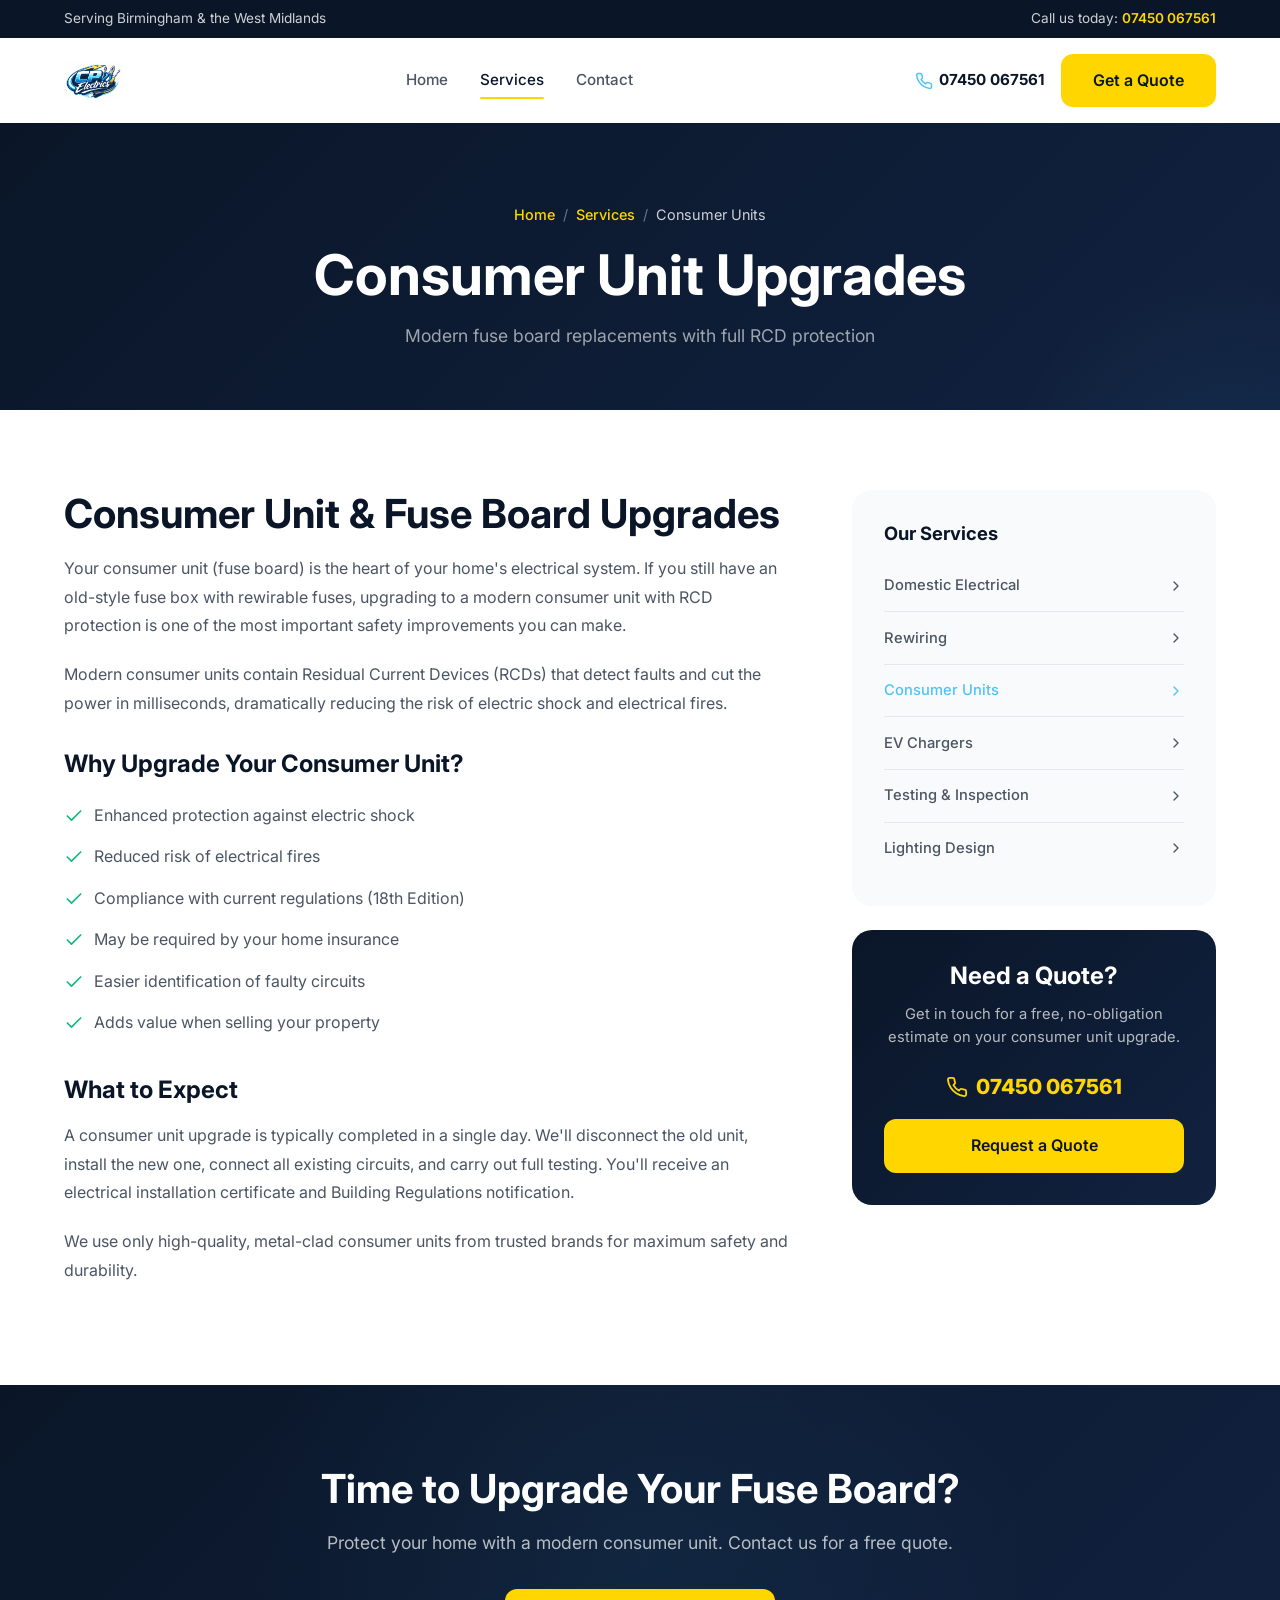
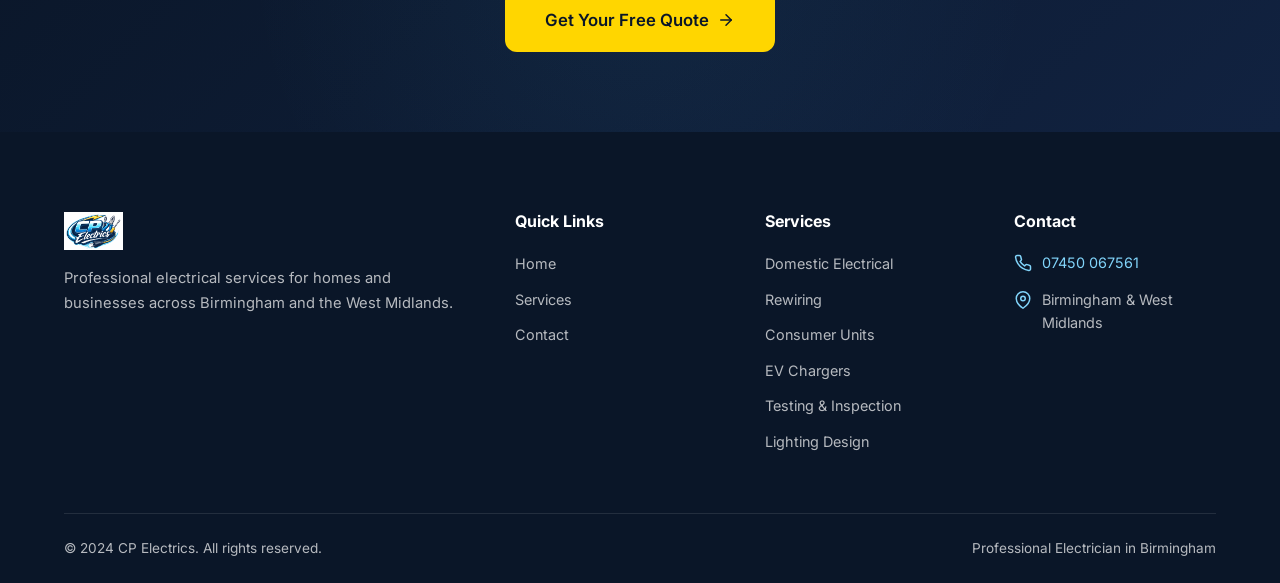
<file: services/consumer-units.html>
<!DOCTYPE html>
<html lang="en">
<head>
  <meta charset="UTF-8">
  <meta name="viewport" content="width=device-width, initial-scale=1.0">
  <title>Consumer Unit Upgrades | CP Electrics Birmingham</title>
  <meta name="description" content="Fuse board and consumer unit upgrades in Birmingham. Modern RCD-protected units installed safely. Free quotes from CP Electrics. Call 07450 067561.">
  <link rel="preconnect" href="https://fonts.googleapis.com">
  <link rel="preconnect" href="https://fonts.gstatic.com" crossorigin>
  <link href="https://fonts.googleapis.com/css2?family=Inter:wght@400;500;600;700;800&display=swap" rel="stylesheet">
  <link rel="stylesheet" href="../assets/css/style.css">
</head>
<body>
  <div class="top-bar"><div class="container"><span>Serving Birmingham & the West Midlands</span><span>Call us today: <a href="tel:07450067561">07450 067561</a></span></div></div>
  <nav class="navbar"><div class="container">
    <a href="../index.html" class="logo"><img src="../assets/images/logo.png" alt="CP Electrics" class="logo-img" style="height:38px;width:auto;"></a>
    <div class="nav-links"><a href="../index.html">Home</a><a href="../services.html" class="active">Services</a><a href="../contact.html">Contact</a></div>
    <div class="nav-cta"><a href="tel:07450067561" class="nav-phone"><svg xmlns="http://www.w3.org/2000/svg" viewBox="0 0 24 24" fill="none" stroke="currentColor" stroke-width="2" stroke-linecap="round" stroke-linejoin="round"><path d="M22 16.92v3a2 2 0 0 1-2.18 2 19.79 19.79 0 0 1-8.63-3.07 19.5 19.5 0 0 1-6-6 19.79 19.79 0 0 1-3.07-8.67A2 2 0 0 1 4.11 2h3a2 2 0 0 1 2 1.72c.127.96.361 1.903.7 2.81a2 2 0 0 1-.45 2.11L8.09 9.91a16 16 0 0 0 6 6l1.27-1.27a2 2 0 0 1 2.11-.45c.907.339 1.85.573 2.81.7A2 2 0 0 1 22 16.92z"/></svg>07450 067561</a><a href="../contact.html" class="btn btn-primary">Get a Quote</a></div>
    <button class="mobile-toggle" aria-label="Menu"><span></span><span></span><span></span></button>
  </div></nav>

  <section class="page-header">
    <div class="container">
      <div class="breadcrumb"><a href="../index.html">Home</a><span>/</span><a href="../services.html">Services</a><span>/</span><span style="color:rgba(255,255,255,0.8);">Consumer Units</span></div>
      <h1>Consumer Unit Upgrades</h1>
      <p>Modern fuse board replacements with full RCD protection</p>
    </div>
  </section>

  <section class="service-detail">
    <div class="container">
      <div class="service-detail-grid">
        <div class="service-detail-content">
          <h2>Consumer Unit &amp; Fuse Board Upgrades</h2>
          <p>Your consumer unit (fuse board) is the heart of your home's electrical system. If you still have an old-style fuse box with rewirable fuses, upgrading to a modern consumer unit with RCD protection is one of the most important safety improvements you can make.</p>
          <p>Modern consumer units contain Residual Current Devices (RCDs) that detect faults and cut the power in milliseconds, dramatically reducing the risk of electric shock and electrical fires.</p>

          <h3 style="margin-top:32px;margin-bottom:16px;">Why Upgrade Your Consumer Unit?</h3>
          <ul>
            <li><svg xmlns="http://www.w3.org/2000/svg" viewBox="0 0 24 24" fill="none" stroke="currentColor" stroke-width="2" stroke-linecap="round" stroke-linejoin="round"><path d="M20 6 9 17l-5-5"/></svg>Enhanced protection against electric shock</li>
            <li><svg xmlns="http://www.w3.org/2000/svg" viewBox="0 0 24 24" fill="none" stroke="currentColor" stroke-width="2" stroke-linecap="round" stroke-linejoin="round"><path d="M20 6 9 17l-5-5"/></svg>Reduced risk of electrical fires</li>
            <li><svg xmlns="http://www.w3.org/2000/svg" viewBox="0 0 24 24" fill="none" stroke="currentColor" stroke-width="2" stroke-linecap="round" stroke-linejoin="round"><path d="M20 6 9 17l-5-5"/></svg>Compliance with current regulations (18th Edition)</li>
            <li><svg xmlns="http://www.w3.org/2000/svg" viewBox="0 0 24 24" fill="none" stroke="currentColor" stroke-width="2" stroke-linecap="round" stroke-linejoin="round"><path d="M20 6 9 17l-5-5"/></svg>May be required by your home insurance</li>
            <li><svg xmlns="http://www.w3.org/2000/svg" viewBox="0 0 24 24" fill="none" stroke="currentColor" stroke-width="2" stroke-linecap="round" stroke-linejoin="round"><path d="M20 6 9 17l-5-5"/></svg>Easier identification of faulty circuits</li>
            <li><svg xmlns="http://www.w3.org/2000/svg" viewBox="0 0 24 24" fill="none" stroke="currentColor" stroke-width="2" stroke-linecap="round" stroke-linejoin="round"><path d="M20 6 9 17l-5-5"/></svg>Adds value when selling your property</li>
          </ul>

          <h3 style="margin-top:32px;margin-bottom:16px;">What to Expect</h3>
          <p>A consumer unit upgrade is typically completed in a single day. We'll disconnect the old unit, install the new one, connect all existing circuits, and carry out full testing. You'll receive an electrical installation certificate and Building Regulations notification.</p>
          <p>We use only high-quality, metal-clad consumer units from trusted brands for maximum safety and durability.</p>
        </div>

        <aside class="service-sidebar">
          <div class="sidebar-card">
            <h3>Our Services</h3>
            <ul class="sidebar-services-list">
              <li><a href="domestic-electrical.html">Domestic Electrical <svg xmlns="http://www.w3.org/2000/svg" viewBox="0 0 24 24" fill="none" stroke="currentColor" stroke-width="2" stroke-linecap="round" stroke-linejoin="round"><path d="m9 18 6-6-6-6"/></svg></a></li>
              <li><a href="rewiring.html">Rewiring <svg xmlns="http://www.w3.org/2000/svg" viewBox="0 0 24 24" fill="none" stroke="currentColor" stroke-width="2" stroke-linecap="round" stroke-linejoin="round"><path d="m9 18 6-6-6-6"/></svg></a></li>
              <li><a href="consumer-units.html" class="active">Consumer Units <svg xmlns="http://www.w3.org/2000/svg" viewBox="0 0 24 24" fill="none" stroke="currentColor" stroke-width="2" stroke-linecap="round" stroke-linejoin="round"><path d="m9 18 6-6-6-6"/></svg></a></li>
              <li><a href="ev-chargers.html">EV Chargers <svg xmlns="http://www.w3.org/2000/svg" viewBox="0 0 24 24" fill="none" stroke="currentColor" stroke-width="2" stroke-linecap="round" stroke-linejoin="round"><path d="m9 18 6-6-6-6"/></svg></a></li>
              <li><a href="testing-inspection.html">Testing &amp; Inspection <svg xmlns="http://www.w3.org/2000/svg" viewBox="0 0 24 24" fill="none" stroke="currentColor" stroke-width="2" stroke-linecap="round" stroke-linejoin="round"><path d="m9 18 6-6-6-6"/></svg></a></li>
              <li><a href="lighting.html">Lighting Design <svg xmlns="http://www.w3.org/2000/svg" viewBox="0 0 24 24" fill="none" stroke="currentColor" stroke-width="2" stroke-linecap="round" stroke-linejoin="round"><path d="m9 18 6-6-6-6"/></svg></a></li>
            </ul>
          </div>
          <div class="sidebar-cta">
            <h3>Need a Quote?</h3>
            <p>Get in touch for a free, no-obligation estimate on your consumer unit upgrade.</p>
            <div class="phone-number"><svg xmlns="http://www.w3.org/2000/svg" viewBox="0 0 24 24" fill="none" stroke="currentColor" stroke-width="2" stroke-linecap="round" stroke-linejoin="round"><path d="M22 16.92v3a2 2 0 0 1-2.18 2 19.79 19.79 0 0 1-8.63-3.07 19.5 19.5 0 0 1-6-6 19.79 19.79 0 0 1-3.07-8.67A2 2 0 0 1 4.11 2h3a2 2 0 0 1 2 1.72c.127.96.361 1.903.7 2.81a2 2 0 0 1-.45 2.11L8.09 9.91a16 16 0 0 0 6 6l1.27-1.27a2 2 0 0 1 2.11-.45c.907.339 1.85.573 2.81.7A2 2 0 0 1 22 16.92z"/></svg><a href="tel:07450067561">07450 067561</a></div>
            <a href="../contact.html" class="btn btn-primary" style="width:100%;justify-content:center;">Request a Quote</a>
          </div>
        </aside>
      </div>
    </div>
  </section>

  <section class="cta-banner"><div class="container"><h2>Time to Upgrade Your Fuse Board?</h2><p>Protect your home with a modern consumer unit. Contact us for a free quote.</p><a href="../contact.html" class="btn btn-primary btn-lg">Get Your Free Quote <svg xmlns="http://www.w3.org/2000/svg" viewBox="0 0 24 24" fill="none" stroke="currentColor" stroke-width="2" stroke-linecap="round" stroke-linejoin="round"><path d="M5 12h14"/><path d="m12 5 7 7-7 7"/></svg></a></div></section>

  <footer class="footer"><div class="container"><div class="footer-grid">
    <div class="footer-about"><a href="../index.html" class="logo"><img src="../assets/images/logo.png" alt="CP Electrics" class="logo-img" style="height:38px;width:auto;"></a><p>Professional electrical services for homes and businesses across Birmingham and the West Midlands.</p></div>
    <div><h4>Quick Links</h4><ul class="footer-links"><li><a href="../index.html">Home</a></li><li><a href="../services.html">Services</a></li><li><a href="../contact.html">Contact</a></li></ul></div>
    <div><h4>Services</h4><ul class="footer-links"><li><a href="domestic-electrical.html">Domestic Electrical</a></li><li><a href="rewiring.html">Rewiring</a></li><li><a href="consumer-units.html">Consumer Units</a></li><li><a href="ev-chargers.html">EV Chargers</a></li><li><a href="testing-inspection.html">Testing &amp; Inspection</a></li><li><a href="lighting.html">Lighting Design</a></li></ul></div>
    <div><h4>Contact</h4><div class="footer-contact-item"><svg xmlns="http://www.w3.org/2000/svg" viewBox="0 0 24 24" fill="none" stroke="currentColor" stroke-width="2" stroke-linecap="round" stroke-linejoin="round"><path d="M22 16.92v3a2 2 0 0 1-2.18 2 19.79 19.79 0 0 1-8.63-3.07 19.5 19.5 0 0 1-6-6 19.79 19.79 0 0 1-3.07-8.67A2 2 0 0 1 4.11 2h3a2 2 0 0 1 2 1.72c.127.96.361 1.903.7 2.81a2 2 0 0 1-.45 2.11L8.09 9.91a16 16 0 0 0 6 6l1.27-1.27a2 2 0 0 1 2.11-.45c.907.339 1.85.573 2.81.7A2 2 0 0 1 22 16.92z"/></svg><div><a href="tel:07450067561" style="color:var(--blue-light);">07450 067561</a></div></div><div class="footer-contact-item"><svg xmlns="http://www.w3.org/2000/svg" viewBox="0 0 24 24" fill="none" stroke="currentColor" stroke-width="2" stroke-linecap="round" stroke-linejoin="round"><path d="M21 10c0 7-9 13-9 13s-9-6-9-13a9 9 0 0 1 18 0z"/><circle cx="12" cy="10" r="3"/></svg><div>Birmingham &amp; West Midlands</div></div></div>
  </div><div class="footer-bottom"><span>&copy; 2024 CP Electrics. All rights reserved.</span><span>Professional Electrician in Birmingham</span></div></div></footer>
  <script src="../assets/js/main.js"></script>
</body>
</html>
</file>
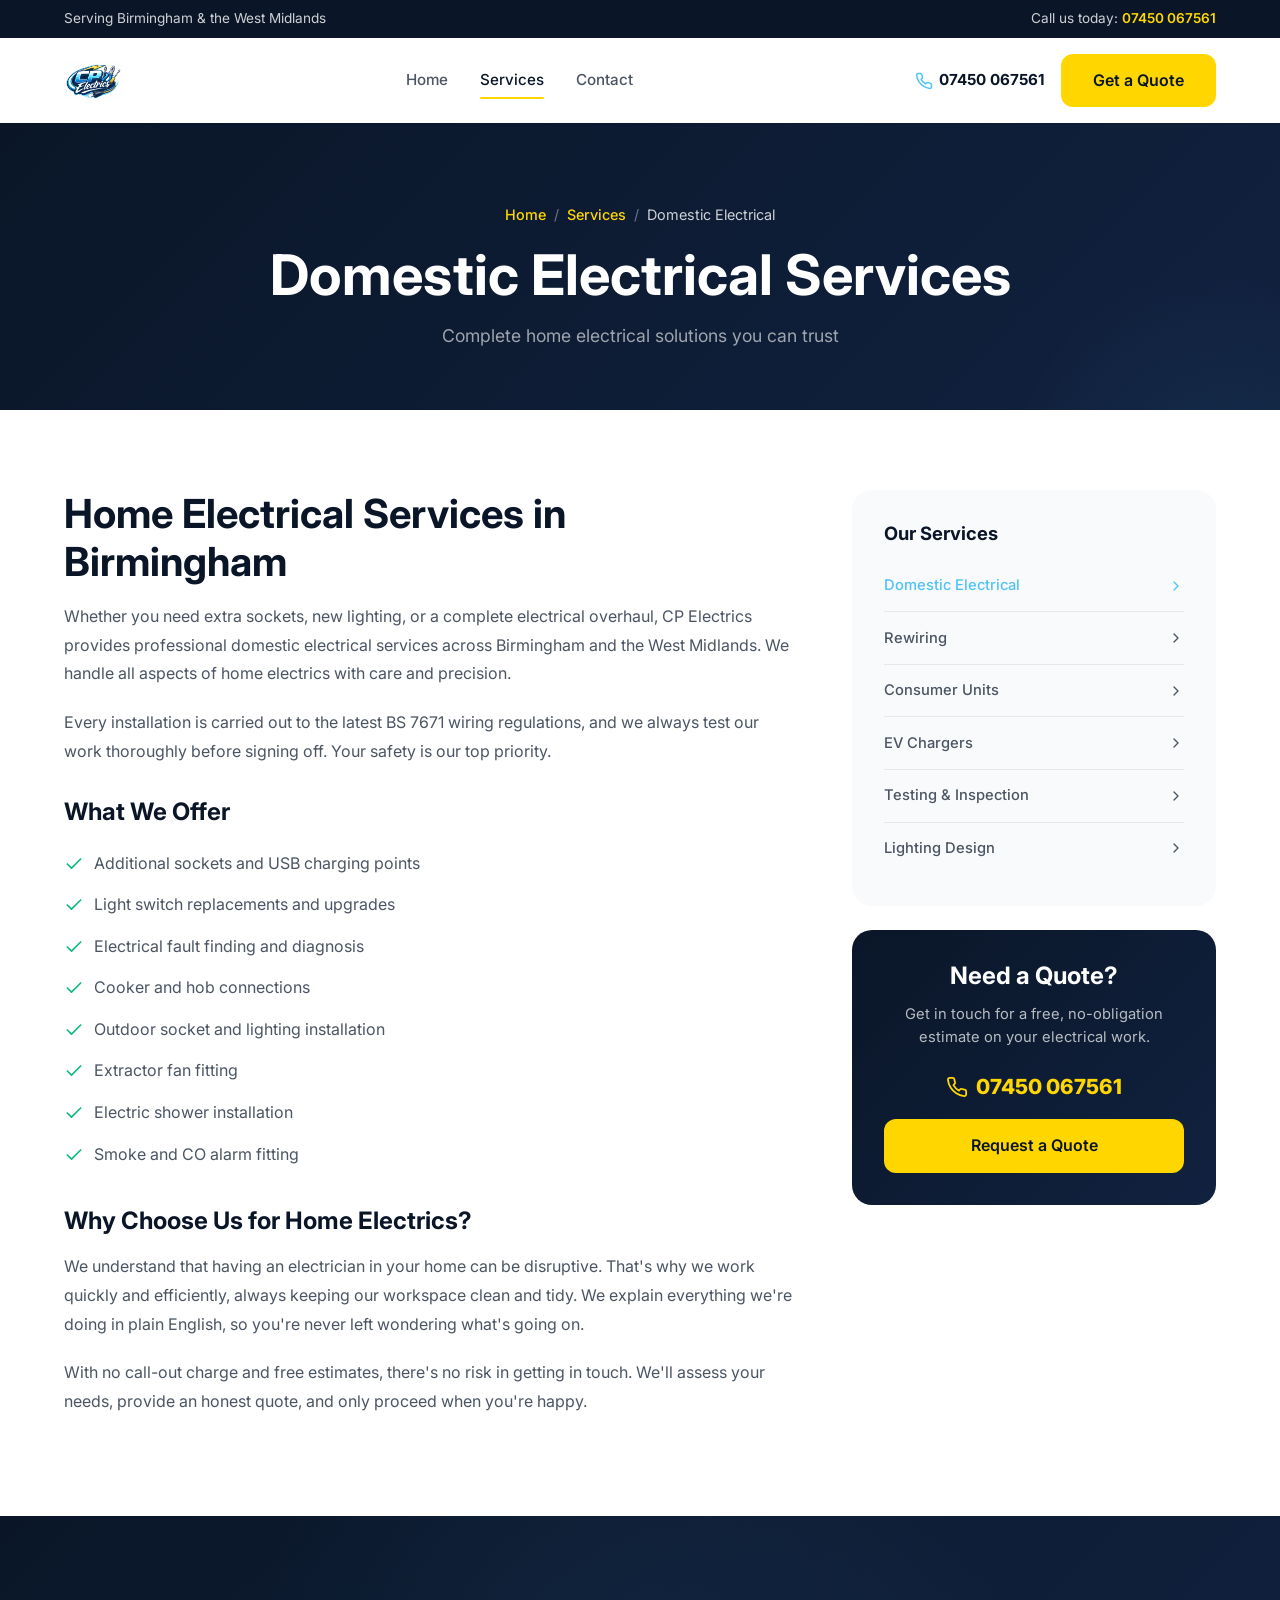
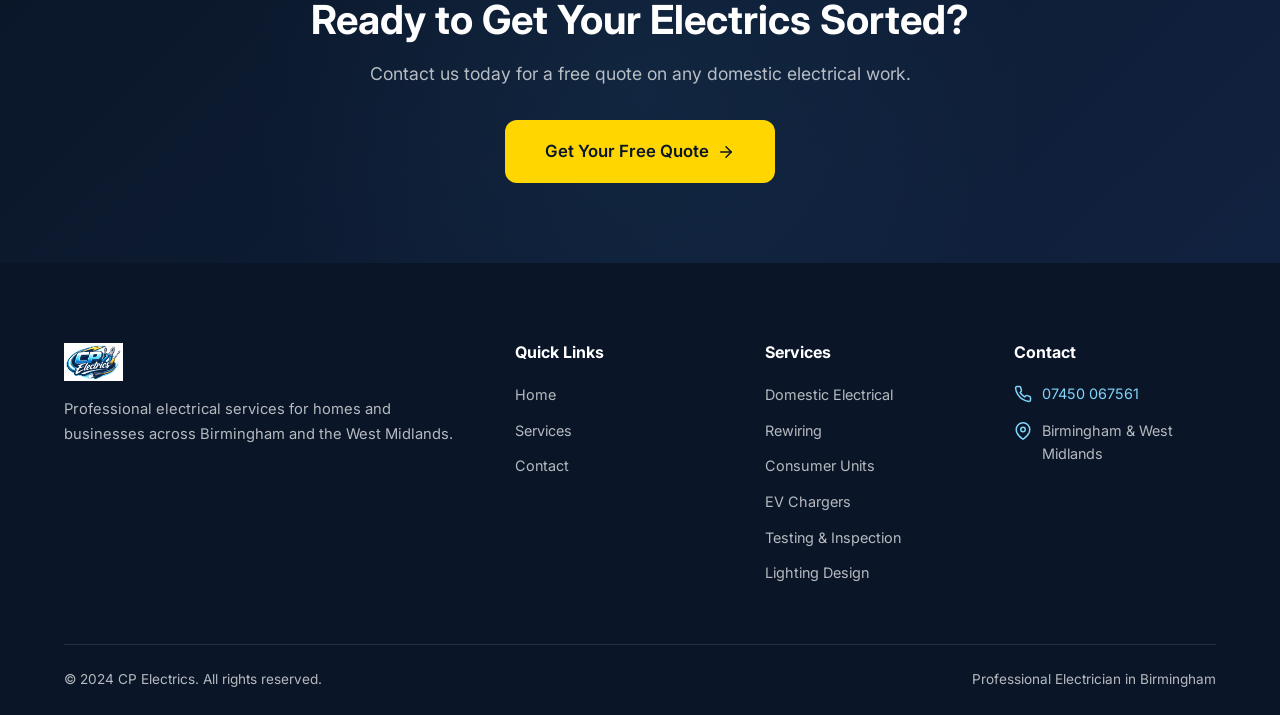
<file: services/domestic-electrical.html>
<!DOCTYPE html>
<html lang="en">
<head>
  <meta charset="UTF-8">
  <meta name="viewport" content="width=device-width, initial-scale=1.0">
  <title>Domestic Electrical Services | CP Electrics Birmingham</title>
  <meta name="description" content="Professional domestic electrical services in Birmingham. Sockets, switches, lighting, fault finding & repairs. Free quotes from CP Electrics. Call 07450 067561.">
  <link rel="preconnect" href="https://fonts.googleapis.com">
  <link rel="preconnect" href="https://fonts.gstatic.com" crossorigin>
  <link href="https://fonts.googleapis.com/css2?family=Inter:wght@400;500;600;700;800&display=swap" rel="stylesheet">
  <link rel="stylesheet" href="../assets/css/style.css">
</head>
<body>
  <div class="top-bar"><div class="container"><span>Serving Birmingham & the West Midlands</span><span>Call us today: <a href="tel:07450067561">07450 067561</a></span></div></div>
  <nav class="navbar"><div class="container">
    <a href="../index.html" class="logo"><img src="../assets/images/logo.png" alt="CP Electrics" class="logo-img" style="height:38px;width:auto;"></a>
    <div class="nav-links"><a href="../index.html">Home</a><a href="../services.html" class="active">Services</a><a href="../contact.html">Contact</a></div>
    <div class="nav-cta"><a href="tel:07450067561" class="nav-phone"><svg xmlns="http://www.w3.org/2000/svg" viewBox="0 0 24 24" fill="none" stroke="currentColor" stroke-width="2" stroke-linecap="round" stroke-linejoin="round"><path d="M22 16.92v3a2 2 0 0 1-2.18 2 19.79 19.79 0 0 1-8.63-3.07 19.5 19.5 0 0 1-6-6 19.79 19.79 0 0 1-3.07-8.67A2 2 0 0 1 4.11 2h3a2 2 0 0 1 2 1.72c.127.96.361 1.903.7 2.81a2 2 0 0 1-.45 2.11L8.09 9.91a16 16 0 0 0 6 6l1.27-1.27a2 2 0 0 1 2.11-.45c.907.339 1.85.573 2.81.7A2 2 0 0 1 22 16.92z"/></svg>07450 067561</a><a href="../contact.html" class="btn btn-primary">Get a Quote</a></div>
    <button class="mobile-toggle" aria-label="Menu"><span></span><span></span><span></span></button>
  </div></nav>

  <section class="page-header">
    <div class="container">
      <div class="breadcrumb"><a href="../index.html">Home</a><span>/</span><a href="../services.html">Services</a><span>/</span><span style="color:rgba(255,255,255,0.8);">Domestic Electrical</span></div>
      <h1>Domestic Electrical Services</h1>
      <p>Complete home electrical solutions you can trust</p>
    </div>
  </section>

  <section class="service-detail">
    <div class="container">
      <div class="service-detail-grid">
        <div class="service-detail-content">
          <h2>Home Electrical Services in Birmingham</h2>
          <p>Whether you need extra sockets, new lighting, or a complete electrical overhaul, CP Electrics provides professional domestic electrical services across Birmingham and the West Midlands. We handle all aspects of home electrics with care and precision.</p>
          <p>Every installation is carried out to the latest BS 7671 wiring regulations, and we always test our work thoroughly before signing off. Your safety is our top priority.</p>

          <h3 style="margin-top:32px;margin-bottom:16px;">What We Offer</h3>
          <ul>
            <li><svg xmlns="http://www.w3.org/2000/svg" viewBox="0 0 24 24" fill="none" stroke="currentColor" stroke-width="2" stroke-linecap="round" stroke-linejoin="round"><path d="M20 6 9 17l-5-5"/></svg>Additional sockets and USB charging points</li>
            <li><svg xmlns="http://www.w3.org/2000/svg" viewBox="0 0 24 24" fill="none" stroke="currentColor" stroke-width="2" stroke-linecap="round" stroke-linejoin="round"><path d="M20 6 9 17l-5-5"/></svg>Light switch replacements and upgrades</li>
            <li><svg xmlns="http://www.w3.org/2000/svg" viewBox="0 0 24 24" fill="none" stroke="currentColor" stroke-width="2" stroke-linecap="round" stroke-linejoin="round"><path d="M20 6 9 17l-5-5"/></svg>Electrical fault finding and diagnosis</li>
            <li><svg xmlns="http://www.w3.org/2000/svg" viewBox="0 0 24 24" fill="none" stroke="currentColor" stroke-width="2" stroke-linecap="round" stroke-linejoin="round"><path d="M20 6 9 17l-5-5"/></svg>Cooker and hob connections</li>
            <li><svg xmlns="http://www.w3.org/2000/svg" viewBox="0 0 24 24" fill="none" stroke="currentColor" stroke-width="2" stroke-linecap="round" stroke-linejoin="round"><path d="M20 6 9 17l-5-5"/></svg>Outdoor socket and lighting installation</li>
            <li><svg xmlns="http://www.w3.org/2000/svg" viewBox="0 0 24 24" fill="none" stroke="currentColor" stroke-width="2" stroke-linecap="round" stroke-linejoin="round"><path d="M20 6 9 17l-5-5"/></svg>Extractor fan fitting</li>
            <li><svg xmlns="http://www.w3.org/2000/svg" viewBox="0 0 24 24" fill="none" stroke="currentColor" stroke-width="2" stroke-linecap="round" stroke-linejoin="round"><path d="M20 6 9 17l-5-5"/></svg>Electric shower installation</li>
            <li><svg xmlns="http://www.w3.org/2000/svg" viewBox="0 0 24 24" fill="none" stroke="currentColor" stroke-width="2" stroke-linecap="round" stroke-linejoin="round"><path d="M20 6 9 17l-5-5"/></svg>Smoke and CO alarm fitting</li>
          </ul>

          <h3 style="margin-top:32px;margin-bottom:16px;">Why Choose Us for Home Electrics?</h3>
          <p>We understand that having an electrician in your home can be disruptive. That's why we work quickly and efficiently, always keeping our workspace clean and tidy. We explain everything we're doing in plain English, so you're never left wondering what's going on.</p>
          <p>With no call-out charge and free estimates, there's no risk in getting in touch. We'll assess your needs, provide an honest quote, and only proceed when you're happy.</p>
        </div>

        <aside class="service-sidebar">
          <div class="sidebar-card">
            <h3>Our Services</h3>
            <ul class="sidebar-services-list">
              <li><a href="domestic-electrical.html" class="active">Domestic Electrical <svg xmlns="http://www.w3.org/2000/svg" viewBox="0 0 24 24" fill="none" stroke="currentColor" stroke-width="2" stroke-linecap="round" stroke-linejoin="round"><path d="m9 18 6-6-6-6"/></svg></a></li>
              <li><a href="rewiring.html">Rewiring <svg xmlns="http://www.w3.org/2000/svg" viewBox="0 0 24 24" fill="none" stroke="currentColor" stroke-width="2" stroke-linecap="round" stroke-linejoin="round"><path d="m9 18 6-6-6-6"/></svg></a></li>
              <li><a href="consumer-units.html">Consumer Units <svg xmlns="http://www.w3.org/2000/svg" viewBox="0 0 24 24" fill="none" stroke="currentColor" stroke-width="2" stroke-linecap="round" stroke-linejoin="round"><path d="m9 18 6-6-6-6"/></svg></a></li>
              <li><a href="ev-chargers.html">EV Chargers <svg xmlns="http://www.w3.org/2000/svg" viewBox="0 0 24 24" fill="none" stroke="currentColor" stroke-width="2" stroke-linecap="round" stroke-linejoin="round"><path d="m9 18 6-6-6-6"/></svg></a></li>
              <li><a href="testing-inspection.html">Testing &amp; Inspection <svg xmlns="http://www.w3.org/2000/svg" viewBox="0 0 24 24" fill="none" stroke="currentColor" stroke-width="2" stroke-linecap="round" stroke-linejoin="round"><path d="m9 18 6-6-6-6"/></svg></a></li>
              <li><a href="lighting.html">Lighting Design <svg xmlns="http://www.w3.org/2000/svg" viewBox="0 0 24 24" fill="none" stroke="currentColor" stroke-width="2" stroke-linecap="round" stroke-linejoin="round"><path d="m9 18 6-6-6-6"/></svg></a></li>
            </ul>
          </div>
          <div class="sidebar-cta">
            <h3>Need a Quote?</h3>
            <p>Get in touch for a free, no-obligation estimate on your electrical work.</p>
            <div class="phone-number">
              <svg xmlns="http://www.w3.org/2000/svg" viewBox="0 0 24 24" fill="none" stroke="currentColor" stroke-width="2" stroke-linecap="round" stroke-linejoin="round"><path d="M22 16.92v3a2 2 0 0 1-2.18 2 19.79 19.79 0 0 1-8.63-3.07 19.5 19.5 0 0 1-6-6 19.79 19.79 0 0 1-3.07-8.67A2 2 0 0 1 4.11 2h3a2 2 0 0 1 2 1.72c.127.96.361 1.903.7 2.81a2 2 0 0 1-.45 2.11L8.09 9.91a16 16 0 0 0 6 6l1.27-1.27a2 2 0 0 1 2.11-.45c.907.339 1.85.573 2.81.7A2 2 0 0 1 22 16.92z"/></svg>
              <a href="tel:07450067561">07450 067561</a>
            </div>
            <a href="../contact.html" class="btn btn-primary" style="width:100%;justify-content:center;">Request a Quote</a>
          </div>
        </aside>
      </div>
    </div>
  </section>

  <section class="cta-banner">
    <div class="container">
      <h2>Ready to Get Your Electrics Sorted?</h2>
      <p>Contact us today for a free quote on any domestic electrical work.</p>
      <a href="../contact.html" class="btn btn-primary btn-lg">Get Your Free Quote <svg xmlns="http://www.w3.org/2000/svg" viewBox="0 0 24 24" fill="none" stroke="currentColor" stroke-width="2" stroke-linecap="round" stroke-linejoin="round"><path d="M5 12h14"/><path d="m12 5 7 7-7 7"/></svg></a>
    </div>
  </section>

  <footer class="footer">
    <div class="container">
      <div class="footer-grid">
        <div class="footer-about">
          <a href="../index.html" class="logo"><img src="../assets/images/logo.png" alt="CP Electrics" class="logo-img" style="height:38px;width:auto;"></a>
          <p>Professional electrical services for homes and businesses across Birmingham and the West Midlands.</p>
        </div>
        <div><h4>Quick Links</h4><ul class="footer-links"><li><a href="../index.html">Home</a></li><li><a href="../services.html">Services</a></li><li><a href="../contact.html">Contact</a></li></ul></div>
        <div><h4>Services</h4><ul class="footer-links"><li><a href="domestic-electrical.html">Domestic Electrical</a></li><li><a href="rewiring.html">Rewiring</a></li><li><a href="consumer-units.html">Consumer Units</a></li><li><a href="ev-chargers.html">EV Chargers</a></li><li><a href="testing-inspection.html">Testing &amp; Inspection</a></li><li><a href="lighting.html">Lighting Design</a></li></ul></div>
        <div><h4>Contact</h4>
          <div class="footer-contact-item"><svg xmlns="http://www.w3.org/2000/svg" viewBox="0 0 24 24" fill="none" stroke="currentColor" stroke-width="2" stroke-linecap="round" stroke-linejoin="round"><path d="M22 16.92v3a2 2 0 0 1-2.18 2 19.79 19.79 0 0 1-8.63-3.07 19.5 19.5 0 0 1-6-6 19.79 19.79 0 0 1-3.07-8.67A2 2 0 0 1 4.11 2h3a2 2 0 0 1 2 1.72c.127.96.361 1.903.7 2.81a2 2 0 0 1-.45 2.11L8.09 9.91a16 16 0 0 0 6 6l1.27-1.27a2 2 0 0 1 2.11-.45c.907.339 1.85.573 2.81.7A2 2 0 0 1 22 16.92z"/></svg><div><a href="tel:07450067561" style="color:var(--blue-light);">07450 067561</a></div></div>
          <div class="footer-contact-item"><svg xmlns="http://www.w3.org/2000/svg" viewBox="0 0 24 24" fill="none" stroke="currentColor" stroke-width="2" stroke-linecap="round" stroke-linejoin="round"><path d="M21 10c0 7-9 13-9 13s-9-6-9-13a9 9 0 0 1 18 0z"/><circle cx="12" cy="10" r="3"/></svg><div>Birmingham &amp; West Midlands</div></div>
        </div>
      </div>
      <div class="footer-bottom"><span>&copy; 2024 CP Electrics. All rights reserved.</span><span>Professional Electrician in Birmingham</span></div>
    </div>
  </footer>
  <script src="../assets/js/main.js"></script>
</body>
</html>
</file>
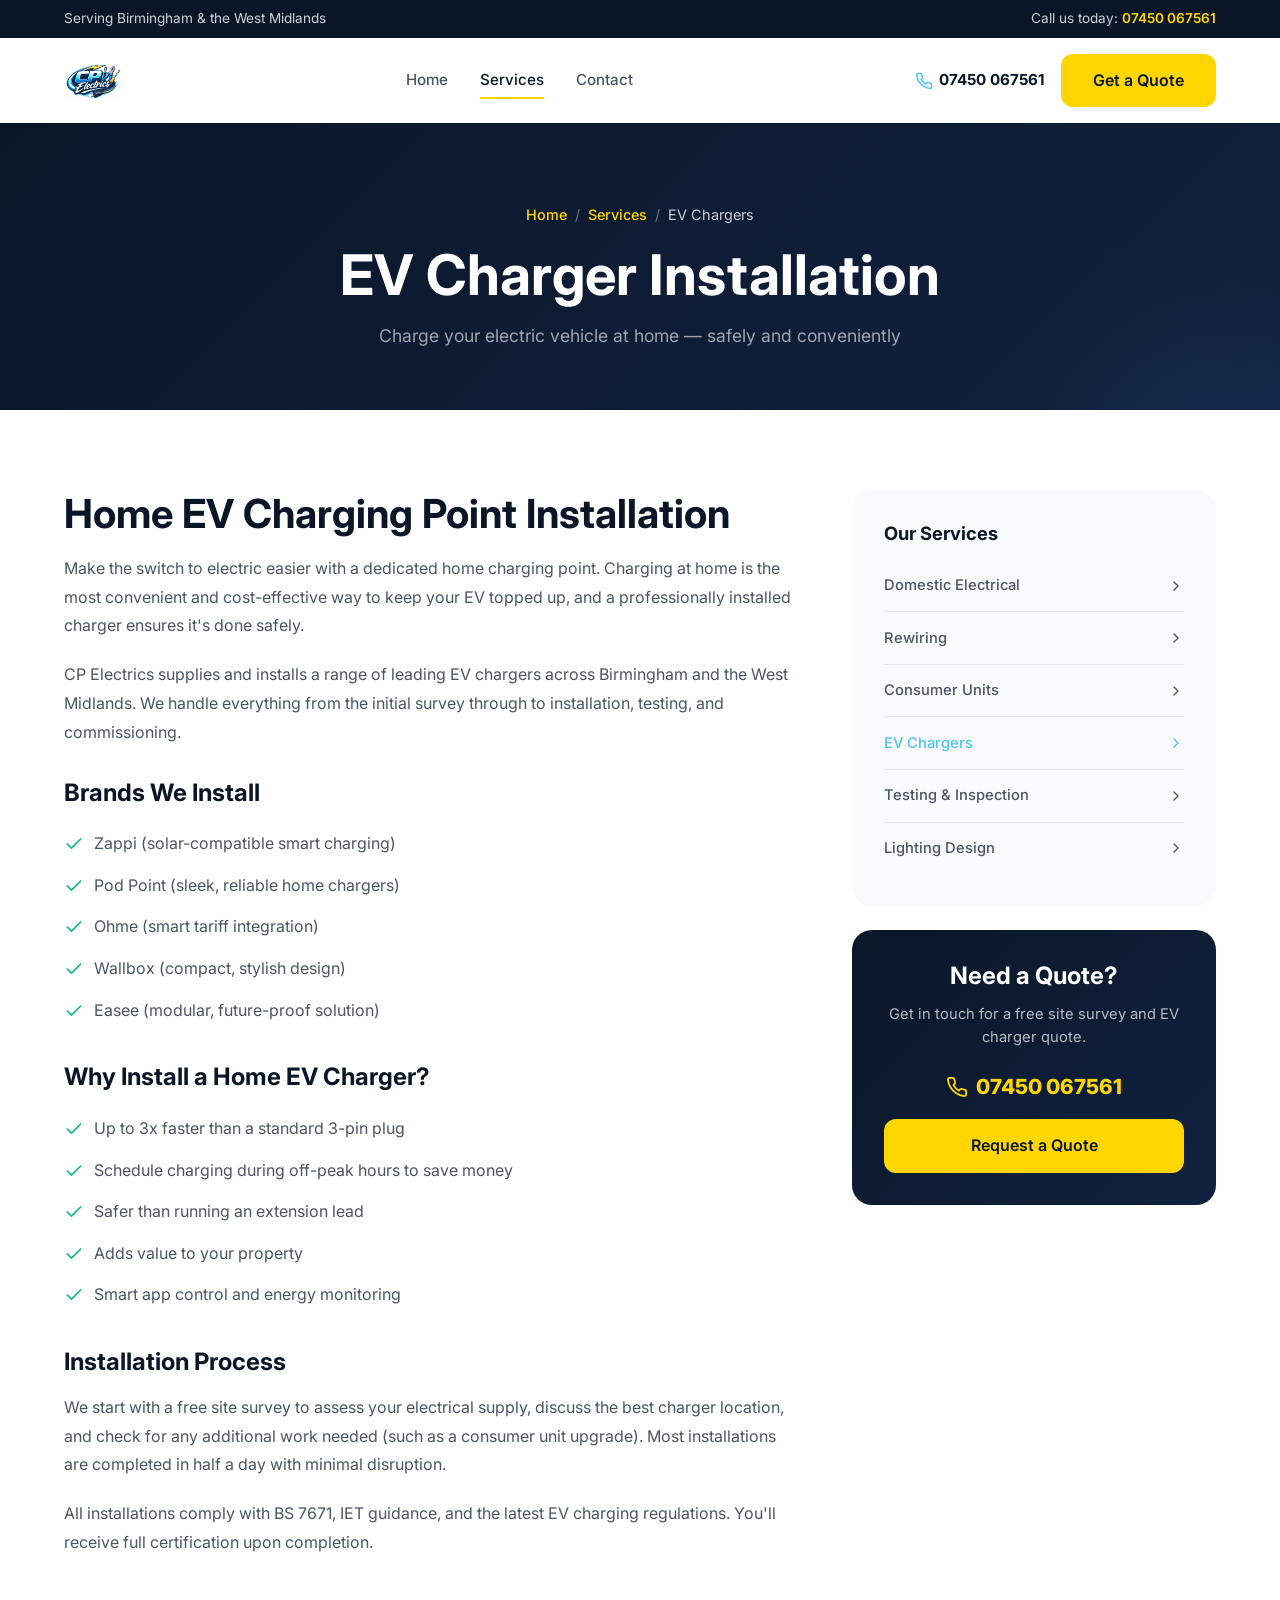
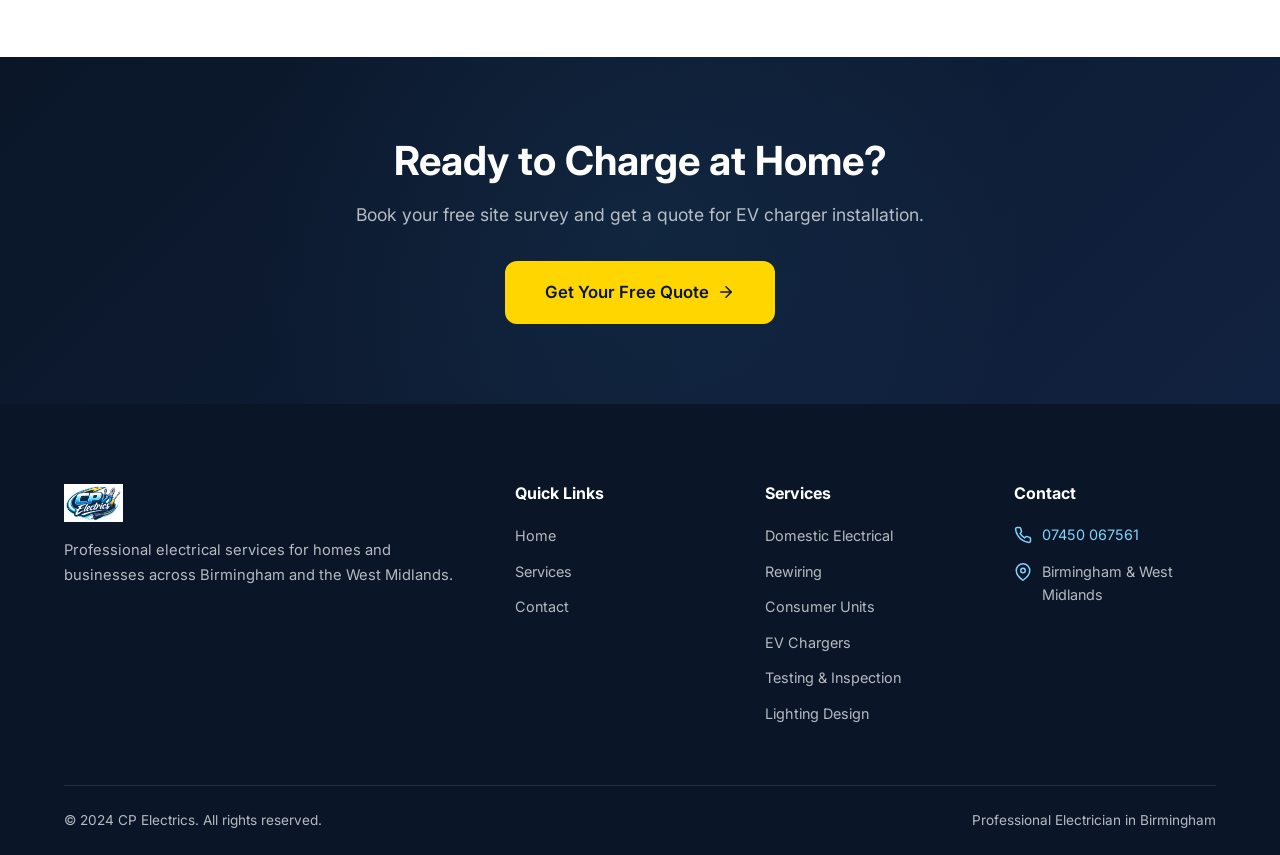
<file: services/ev-chargers.html>
<!DOCTYPE html>
<html lang="en">
<head>
  <meta charset="UTF-8">
  <meta name="viewport" content="width=device-width, initial-scale=1.0">
  <title>EV Charger Installation | CP Electrics Birmingham</title>
  <meta name="description" content="Home EV charger installation in Birmingham & West Midlands. Pod Point, Ohme, Zappi fitted by a qualified electrician. Free quotes. Call 07450 067561.">
  <link rel="preconnect" href="https://fonts.googleapis.com">
  <link rel="preconnect" href="https://fonts.gstatic.com" crossorigin>
  <link href="https://fonts.googleapis.com/css2?family=Inter:wght@400;500;600;700;800&display=swap" rel="stylesheet">
  <link rel="stylesheet" href="../assets/css/style.css">
</head>
<body>
  <div class="top-bar"><div class="container"><span>Serving Birmingham & the West Midlands</span><span>Call us today: <a href="tel:07450067561">07450 067561</a></span></div></div>
  <nav class="navbar"><div class="container">
    <a href="../index.html" class="logo"><img src="../assets/images/logo.png" alt="CP Electrics" class="logo-img" style="height:38px;width:auto;"></a>
    <div class="nav-links"><a href="../index.html">Home</a><a href="../services.html" class="active">Services</a><a href="../contact.html">Contact</a></div>
    <div class="nav-cta"><a href="tel:07450067561" class="nav-phone"><svg xmlns="http://www.w3.org/2000/svg" viewBox="0 0 24 24" fill="none" stroke="currentColor" stroke-width="2" stroke-linecap="round" stroke-linejoin="round"><path d="M22 16.92v3a2 2 0 0 1-2.18 2 19.79 19.79 0 0 1-8.63-3.07 19.5 19.5 0 0 1-6-6 19.79 19.79 0 0 1-3.07-8.67A2 2 0 0 1 4.11 2h3a2 2 0 0 1 2 1.72c.127.96.361 1.903.7 2.81a2 2 0 0 1-.45 2.11L8.09 9.91a16 16 0 0 0 6 6l1.27-1.27a2 2 0 0 1 2.11-.45c.907.339 1.85.573 2.81.7A2 2 0 0 1 22 16.92z"/></svg>07450 067561</a><a href="../contact.html" class="btn btn-primary">Get a Quote</a></div>
    <button class="mobile-toggle" aria-label="Menu"><span></span><span></span><span></span></button>
  </div></nav>

  <section class="page-header">
    <div class="container">
      <div class="breadcrumb"><a href="../index.html">Home</a><span>/</span><a href="../services.html">Services</a><span>/</span><span style="color:rgba(255,255,255,0.8);">EV Chargers</span></div>
      <h1>EV Charger Installation</h1>
      <p>Charge your electric vehicle at home &mdash; safely and conveniently</p>
    </div>
  </section>

  <section class="service-detail">
    <div class="container">
      <div class="service-detail-grid">
        <div class="service-detail-content">
          <h2>Home EV Charging Point Installation</h2>
          <p>Make the switch to electric easier with a dedicated home charging point. Charging at home is the most convenient and cost-effective way to keep your EV topped up, and a professionally installed charger ensures it's done safely.</p>
          <p>CP Electrics supplies and installs a range of leading EV chargers across Birmingham and the West Midlands. We handle everything from the initial survey through to installation, testing, and commissioning.</p>

          <h3 style="margin-top:32px;margin-bottom:16px;">Brands We Install</h3>
          <ul>
            <li><svg xmlns="http://www.w3.org/2000/svg" viewBox="0 0 24 24" fill="none" stroke="currentColor" stroke-width="2" stroke-linecap="round" stroke-linejoin="round"><path d="M20 6 9 17l-5-5"/></svg>Zappi (solar-compatible smart charging)</li>
            <li><svg xmlns="http://www.w3.org/2000/svg" viewBox="0 0 24 24" fill="none" stroke="currentColor" stroke-width="2" stroke-linecap="round" stroke-linejoin="round"><path d="M20 6 9 17l-5-5"/></svg>Pod Point (sleek, reliable home chargers)</li>
            <li><svg xmlns="http://www.w3.org/2000/svg" viewBox="0 0 24 24" fill="none" stroke="currentColor" stroke-width="2" stroke-linecap="round" stroke-linejoin="round"><path d="M20 6 9 17l-5-5"/></svg>Ohme (smart tariff integration)</li>
            <li><svg xmlns="http://www.w3.org/2000/svg" viewBox="0 0 24 24" fill="none" stroke="currentColor" stroke-width="2" stroke-linecap="round" stroke-linejoin="round"><path d="M20 6 9 17l-5-5"/></svg>Wallbox (compact, stylish design)</li>
            <li><svg xmlns="http://www.w3.org/2000/svg" viewBox="0 0 24 24" fill="none" stroke="currentColor" stroke-width="2" stroke-linecap="round" stroke-linejoin="round"><path d="M20 6 9 17l-5-5"/></svg>Easee (modular, future-proof solution)</li>
          </ul>

          <h3 style="margin-top:32px;margin-bottom:16px;">Why Install a Home EV Charger?</h3>
          <ul>
            <li><svg xmlns="http://www.w3.org/2000/svg" viewBox="0 0 24 24" fill="none" stroke="currentColor" stroke-width="2" stroke-linecap="round" stroke-linejoin="round"><path d="M20 6 9 17l-5-5"/></svg>Up to 3x faster than a standard 3-pin plug</li>
            <li><svg xmlns="http://www.w3.org/2000/svg" viewBox="0 0 24 24" fill="none" stroke="currentColor" stroke-width="2" stroke-linecap="round" stroke-linejoin="round"><path d="M20 6 9 17l-5-5"/></svg>Schedule charging during off-peak hours to save money</li>
            <li><svg xmlns="http://www.w3.org/2000/svg" viewBox="0 0 24 24" fill="none" stroke="currentColor" stroke-width="2" stroke-linecap="round" stroke-linejoin="round"><path d="M20 6 9 17l-5-5"/></svg>Safer than running an extension lead</li>
            <li><svg xmlns="http://www.w3.org/2000/svg" viewBox="0 0 24 24" fill="none" stroke="currentColor" stroke-width="2" stroke-linecap="round" stroke-linejoin="round"><path d="M20 6 9 17l-5-5"/></svg>Adds value to your property</li>
            <li><svg xmlns="http://www.w3.org/2000/svg" viewBox="0 0 24 24" fill="none" stroke="currentColor" stroke-width="2" stroke-linecap="round" stroke-linejoin="round"><path d="M20 6 9 17l-5-5"/></svg>Smart app control and energy monitoring</li>
          </ul>

          <h3 style="margin-top:32px;margin-bottom:16px;">Installation Process</h3>
          <p>We start with a free site survey to assess your electrical supply, discuss the best charger location, and check for any additional work needed (such as a consumer unit upgrade). Most installations are completed in half a day with minimal disruption.</p>
          <p>All installations comply with BS 7671, IET guidance, and the latest EV charging regulations. You'll receive full certification upon completion.</p>
        </div>

        <aside class="service-sidebar">
          <div class="sidebar-card">
            <h3>Our Services</h3>
            <ul class="sidebar-services-list">
              <li><a href="domestic-electrical.html">Domestic Electrical <svg xmlns="http://www.w3.org/2000/svg" viewBox="0 0 24 24" fill="none" stroke="currentColor" stroke-width="2" stroke-linecap="round" stroke-linejoin="round"><path d="m9 18 6-6-6-6"/></svg></a></li>
              <li><a href="rewiring.html">Rewiring <svg xmlns="http://www.w3.org/2000/svg" viewBox="0 0 24 24" fill="none" stroke="currentColor" stroke-width="2" stroke-linecap="round" stroke-linejoin="round"><path d="m9 18 6-6-6-6"/></svg></a></li>
              <li><a href="consumer-units.html">Consumer Units <svg xmlns="http://www.w3.org/2000/svg" viewBox="0 0 24 24" fill="none" stroke="currentColor" stroke-width="2" stroke-linecap="round" stroke-linejoin="round"><path d="m9 18 6-6-6-6"/></svg></a></li>
              <li><a href="ev-chargers.html" class="active">EV Chargers <svg xmlns="http://www.w3.org/2000/svg" viewBox="0 0 24 24" fill="none" stroke="currentColor" stroke-width="2" stroke-linecap="round" stroke-linejoin="round"><path d="m9 18 6-6-6-6"/></svg></a></li>
              <li><a href="testing-inspection.html">Testing &amp; Inspection <svg xmlns="http://www.w3.org/2000/svg" viewBox="0 0 24 24" fill="none" stroke="currentColor" stroke-width="2" stroke-linecap="round" stroke-linejoin="round"><path d="m9 18 6-6-6-6"/></svg></a></li>
              <li><a href="lighting.html">Lighting Design <svg xmlns="http://www.w3.org/2000/svg" viewBox="0 0 24 24" fill="none" stroke="currentColor" stroke-width="2" stroke-linecap="round" stroke-linejoin="round"><path d="m9 18 6-6-6-6"/></svg></a></li>
            </ul>
          </div>
          <div class="sidebar-cta">
            <h3>Need a Quote?</h3>
            <p>Get in touch for a free site survey and EV charger quote.</p>
            <div class="phone-number"><svg xmlns="http://www.w3.org/2000/svg" viewBox="0 0 24 24" fill="none" stroke="currentColor" stroke-width="2" stroke-linecap="round" stroke-linejoin="round"><path d="M22 16.92v3a2 2 0 0 1-2.18 2 19.79 19.79 0 0 1-8.63-3.07 19.5 19.5 0 0 1-6-6 19.79 19.79 0 0 1-3.07-8.67A2 2 0 0 1 4.11 2h3a2 2 0 0 1 2 1.72c.127.96.361 1.903.7 2.81a2 2 0 0 1-.45 2.11L8.09 9.91a16 16 0 0 0 6 6l1.27-1.27a2 2 0 0 1 2.11-.45c.907.339 1.85.573 2.81.7A2 2 0 0 1 22 16.92z"/></svg><a href="tel:07450067561">07450 067561</a></div>
            <a href="../contact.html" class="btn btn-primary" style="width:100%;justify-content:center;">Request a Quote</a>
          </div>
        </aside>
      </div>
    </div>
  </section>

  <section class="cta-banner"><div class="container"><h2>Ready to Charge at Home?</h2><p>Book your free site survey and get a quote for EV charger installation.</p><a href="../contact.html" class="btn btn-primary btn-lg">Get Your Free Quote <svg xmlns="http://www.w3.org/2000/svg" viewBox="0 0 24 24" fill="none" stroke="currentColor" stroke-width="2" stroke-linecap="round" stroke-linejoin="round"><path d="M5 12h14"/><path d="m12 5 7 7-7 7"/></svg></a></div></section>

  <footer class="footer"><div class="container"><div class="footer-grid">
    <div class="footer-about"><a href="../index.html" class="logo"><img src="../assets/images/logo.png" alt="CP Electrics" class="logo-img" style="height:38px;width:auto;"></a><p>Professional electrical services for homes and businesses across Birmingham and the West Midlands.</p></div>
    <div><h4>Quick Links</h4><ul class="footer-links"><li><a href="../index.html">Home</a></li><li><a href="../services.html">Services</a></li><li><a href="../contact.html">Contact</a></li></ul></div>
    <div><h4>Services</h4><ul class="footer-links"><li><a href="domestic-electrical.html">Domestic Electrical</a></li><li><a href="rewiring.html">Rewiring</a></li><li><a href="consumer-units.html">Consumer Units</a></li><li><a href="ev-chargers.html">EV Chargers</a></li><li><a href="testing-inspection.html">Testing &amp; Inspection</a></li><li><a href="lighting.html">Lighting Design</a></li></ul></div>
    <div><h4>Contact</h4><div class="footer-contact-item"><svg xmlns="http://www.w3.org/2000/svg" viewBox="0 0 24 24" fill="none" stroke="currentColor" stroke-width="2" stroke-linecap="round" stroke-linejoin="round"><path d="M22 16.92v3a2 2 0 0 1-2.18 2 19.79 19.79 0 0 1-8.63-3.07 19.5 19.5 0 0 1-6-6 19.79 19.79 0 0 1-3.07-8.67A2 2 0 0 1 4.11 2h3a2 2 0 0 1 2 1.72c.127.96.361 1.903.7 2.81a2 2 0 0 1-.45 2.11L8.09 9.91a16 16 0 0 0 6 6l1.27-1.27a2 2 0 0 1 2.11-.45c.907.339 1.85.573 2.81.7A2 2 0 0 1 22 16.92z"/></svg><div><a href="tel:07450067561" style="color:var(--blue-light);">07450 067561</a></div></div><div class="footer-contact-item"><svg xmlns="http://www.w3.org/2000/svg" viewBox="0 0 24 24" fill="none" stroke="currentColor" stroke-width="2" stroke-linecap="round" stroke-linejoin="round"><path d="M21 10c0 7-9 13-9 13s-9-6-9-13a9 9 0 0 1 18 0z"/><circle cx="12" cy="10" r="3"/></svg><div>Birmingham &amp; West Midlands</div></div></div>
  </div><div class="footer-bottom"><span>&copy; 2024 CP Electrics. All rights reserved.</span><span>Professional Electrician in Birmingham</span></div></div></footer>
  <script src="../assets/js/main.js"></script>
</body>
</html>
</file>
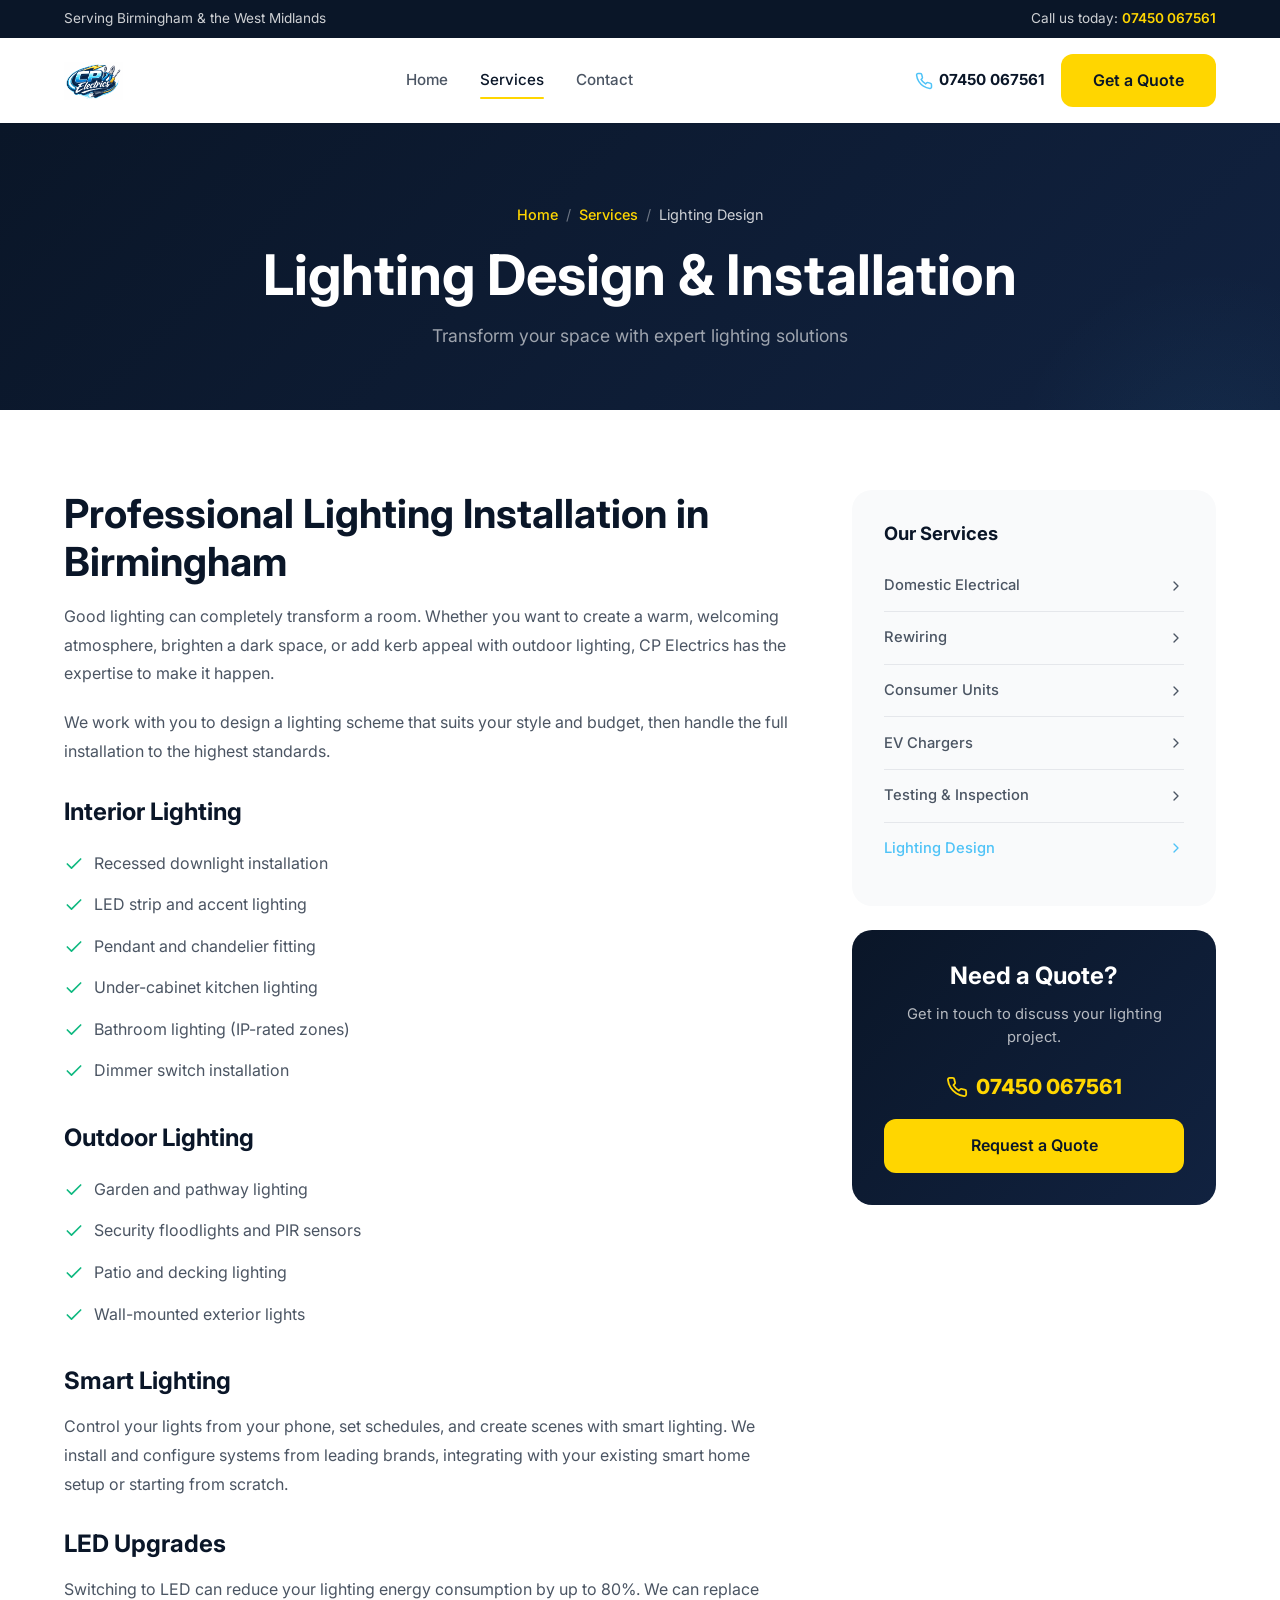
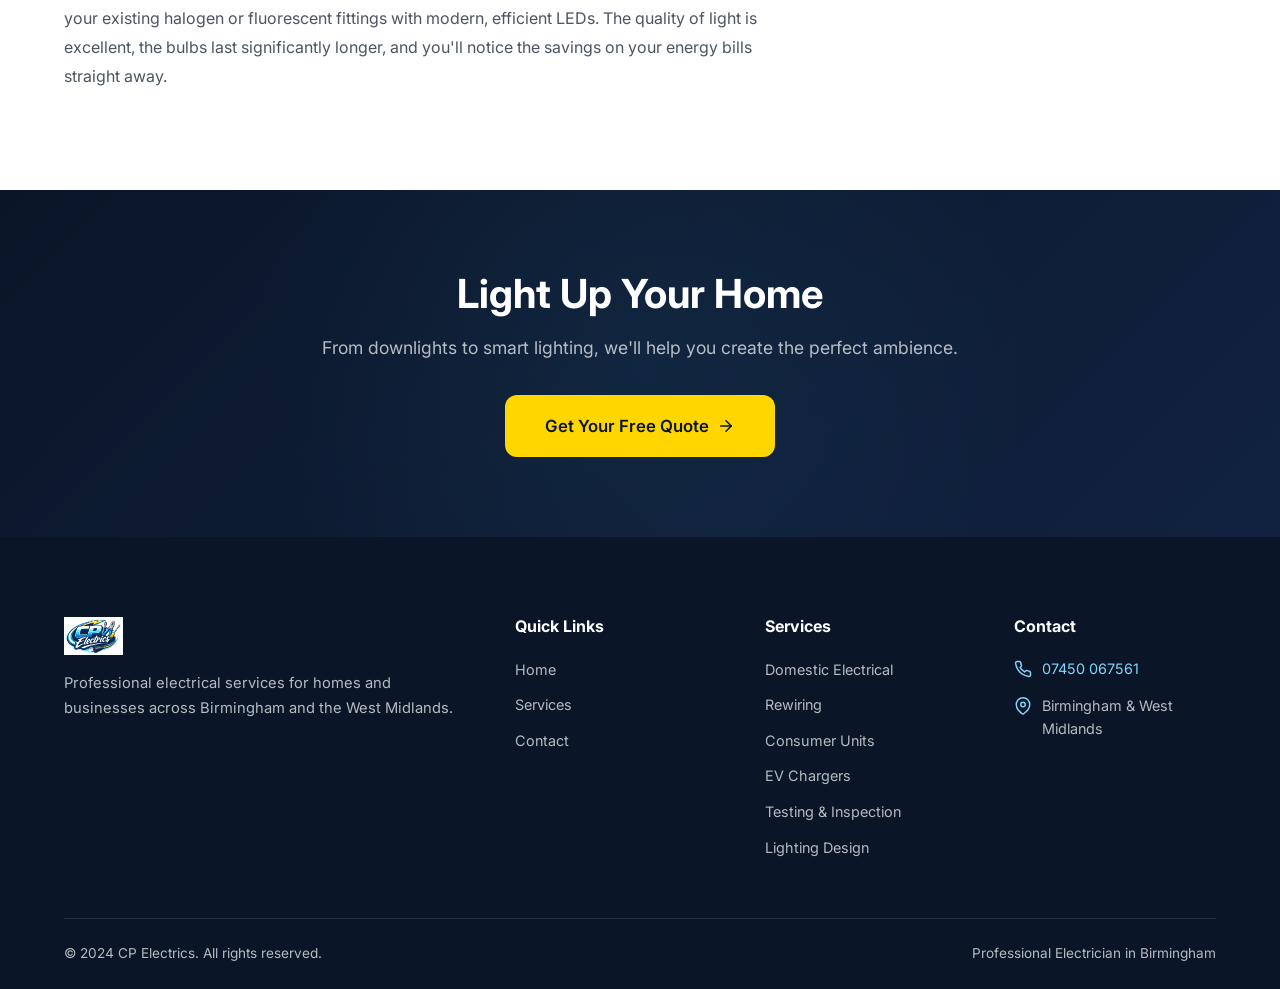
<file: services/lighting.html>
<!DOCTYPE html>
<html lang="en">
<head>
  <meta charset="UTF-8">
  <meta name="viewport" content="width=device-width, initial-scale=1.0">
  <title>Lighting Design & Installation | CP Electrics Birmingham</title>
  <meta name="description" content="Professional lighting design and installation in Birmingham. LED upgrades, downlights, smart lighting & outdoor lighting. Free quotes. Call 07450 067561.">
  <link rel="preconnect" href="https://fonts.googleapis.com">
  <link rel="preconnect" href="https://fonts.gstatic.com" crossorigin>
  <link href="https://fonts.googleapis.com/css2?family=Inter:wght@400;500;600;700;800&display=swap" rel="stylesheet">
  <link rel="stylesheet" href="../assets/css/style.css">
</head>
<body>
  <div class="top-bar"><div class="container"><span>Serving Birmingham & the West Midlands</span><span>Call us today: <a href="tel:07450067561">07450 067561</a></span></div></div>
  <nav class="navbar"><div class="container">
    <a href="../index.html" class="logo"><img src="../assets/images/logo.png" alt="CP Electrics" class="logo-img" style="height:38px;width:auto;"></a>
    <div class="nav-links"><a href="../index.html">Home</a><a href="../services.html" class="active">Services</a><a href="../contact.html">Contact</a></div>
    <div class="nav-cta"><a href="tel:07450067561" class="nav-phone"><svg xmlns="http://www.w3.org/2000/svg" viewBox="0 0 24 24" fill="none" stroke="currentColor" stroke-width="2" stroke-linecap="round" stroke-linejoin="round"><path d="M22 16.92v3a2 2 0 0 1-2.18 2 19.79 19.79 0 0 1-8.63-3.07 19.5 19.5 0 0 1-6-6 19.79 19.79 0 0 1-3.07-8.67A2 2 0 0 1 4.11 2h3a2 2 0 0 1 2 1.72c.127.96.361 1.903.7 2.81a2 2 0 0 1-.45 2.11L8.09 9.91a16 16 0 0 0 6 6l1.27-1.27a2 2 0 0 1 2.11-.45c.907.339 1.85.573 2.81.7A2 2 0 0 1 22 16.92z"/></svg>07450 067561</a><a href="../contact.html" class="btn btn-primary">Get a Quote</a></div>
    <button class="mobile-toggle" aria-label="Menu"><span></span><span></span><span></span></button>
  </div></nav>

  <section class="page-header">
    <div class="container">
      <div class="breadcrumb"><a href="../index.html">Home</a><span>/</span><a href="../services.html">Services</a><span>/</span><span style="color:rgba(255,255,255,0.8);">Lighting Design</span></div>
      <h1>Lighting Design &amp; Installation</h1>
      <p>Transform your space with expert lighting solutions</p>
    </div>
  </section>

  <section class="service-detail">
    <div class="container">
      <div class="service-detail-grid">
        <div class="service-detail-content">
          <h2>Professional Lighting Installation in Birmingham</h2>
          <p>Good lighting can completely transform a room. Whether you want to create a warm, welcoming atmosphere, brighten a dark space, or add kerb appeal with outdoor lighting, CP Electrics has the expertise to make it happen.</p>
          <p>We work with you to design a lighting scheme that suits your style and budget, then handle the full installation to the highest standards.</p>

          <h3 style="margin-top:32px;margin-bottom:16px;">Interior Lighting</h3>
          <ul>
            <li><svg xmlns="http://www.w3.org/2000/svg" viewBox="0 0 24 24" fill="none" stroke="currentColor" stroke-width="2" stroke-linecap="round" stroke-linejoin="round"><path d="M20 6 9 17l-5-5"/></svg>Recessed downlight installation</li>
            <li><svg xmlns="http://www.w3.org/2000/svg" viewBox="0 0 24 24" fill="none" stroke="currentColor" stroke-width="2" stroke-linecap="round" stroke-linejoin="round"><path d="M20 6 9 17l-5-5"/></svg>LED strip and accent lighting</li>
            <li><svg xmlns="http://www.w3.org/2000/svg" viewBox="0 0 24 24" fill="none" stroke="currentColor" stroke-width="2" stroke-linecap="round" stroke-linejoin="round"><path d="M20 6 9 17l-5-5"/></svg>Pendant and chandelier fitting</li>
            <li><svg xmlns="http://www.w3.org/2000/svg" viewBox="0 0 24 24" fill="none" stroke="currentColor" stroke-width="2" stroke-linecap="round" stroke-linejoin="round"><path d="M20 6 9 17l-5-5"/></svg>Under-cabinet kitchen lighting</li>
            <li><svg xmlns="http://www.w3.org/2000/svg" viewBox="0 0 24 24" fill="none" stroke="currentColor" stroke-width="2" stroke-linecap="round" stroke-linejoin="round"><path d="M20 6 9 17l-5-5"/></svg>Bathroom lighting (IP-rated zones)</li>
            <li><svg xmlns="http://www.w3.org/2000/svg" viewBox="0 0 24 24" fill="none" stroke="currentColor" stroke-width="2" stroke-linecap="round" stroke-linejoin="round"><path d="M20 6 9 17l-5-5"/></svg>Dimmer switch installation</li>
          </ul>

          <h3 style="margin-top:32px;margin-bottom:16px;">Outdoor Lighting</h3>
          <ul>
            <li><svg xmlns="http://www.w3.org/2000/svg" viewBox="0 0 24 24" fill="none" stroke="currentColor" stroke-width="2" stroke-linecap="round" stroke-linejoin="round"><path d="M20 6 9 17l-5-5"/></svg>Garden and pathway lighting</li>
            <li><svg xmlns="http://www.w3.org/2000/svg" viewBox="0 0 24 24" fill="none" stroke="currentColor" stroke-width="2" stroke-linecap="round" stroke-linejoin="round"><path d="M20 6 9 17l-5-5"/></svg>Security floodlights and PIR sensors</li>
            <li><svg xmlns="http://www.w3.org/2000/svg" viewBox="0 0 24 24" fill="none" stroke="currentColor" stroke-width="2" stroke-linecap="round" stroke-linejoin="round"><path d="M20 6 9 17l-5-5"/></svg>Patio and decking lighting</li>
            <li><svg xmlns="http://www.w3.org/2000/svg" viewBox="0 0 24 24" fill="none" stroke="currentColor" stroke-width="2" stroke-linecap="round" stroke-linejoin="round"><path d="M20 6 9 17l-5-5"/></svg>Wall-mounted exterior lights</li>
          </ul>

          <h3 style="margin-top:32px;margin-bottom:16px;">Smart Lighting</h3>
          <p>Control your lights from your phone, set schedules, and create scenes with smart lighting. We install and configure systems from leading brands, integrating with your existing smart home setup or starting from scratch.</p>

          <h3 style="margin-top:32px;margin-bottom:16px;">LED Upgrades</h3>
          <p>Switching to LED can reduce your lighting energy consumption by up to 80%. We can replace your existing halogen or fluorescent fittings with modern, efficient LEDs. The quality of light is excellent, the bulbs last significantly longer, and you'll notice the savings on your energy bills straight away.</p>
        </div>

        <aside class="service-sidebar">
          <div class="sidebar-card">
            <h3>Our Services</h3>
            <ul class="sidebar-services-list">
              <li><a href="domestic-electrical.html">Domestic Electrical <svg xmlns="http://www.w3.org/2000/svg" viewBox="0 0 24 24" fill="none" stroke="currentColor" stroke-width="2" stroke-linecap="round" stroke-linejoin="round"><path d="m9 18 6-6-6-6"/></svg></a></li>
              <li><a href="rewiring.html">Rewiring <svg xmlns="http://www.w3.org/2000/svg" viewBox="0 0 24 24" fill="none" stroke="currentColor" stroke-width="2" stroke-linecap="round" stroke-linejoin="round"><path d="m9 18 6-6-6-6"/></svg></a></li>
              <li><a href="consumer-units.html">Consumer Units <svg xmlns="http://www.w3.org/2000/svg" viewBox="0 0 24 24" fill="none" stroke="currentColor" stroke-width="2" stroke-linecap="round" stroke-linejoin="round"><path d="m9 18 6-6-6-6"/></svg></a></li>
              <li><a href="ev-chargers.html">EV Chargers <svg xmlns="http://www.w3.org/2000/svg" viewBox="0 0 24 24" fill="none" stroke="currentColor" stroke-width="2" stroke-linecap="round" stroke-linejoin="round"><path d="m9 18 6-6-6-6"/></svg></a></li>
              <li><a href="testing-inspection.html">Testing &amp; Inspection <svg xmlns="http://www.w3.org/2000/svg" viewBox="0 0 24 24" fill="none" stroke="currentColor" stroke-width="2" stroke-linecap="round" stroke-linejoin="round"><path d="m9 18 6-6-6-6"/></svg></a></li>
              <li><a href="lighting.html" class="active">Lighting Design <svg xmlns="http://www.w3.org/2000/svg" viewBox="0 0 24 24" fill="none" stroke="currentColor" stroke-width="2" stroke-linecap="round" stroke-linejoin="round"><path d="m9 18 6-6-6-6"/></svg></a></li>
            </ul>
          </div>
          <div class="sidebar-cta">
            <h3>Need a Quote?</h3>
            <p>Get in touch to discuss your lighting project.</p>
            <div class="phone-number"><svg xmlns="http://www.w3.org/2000/svg" viewBox="0 0 24 24" fill="none" stroke="currentColor" stroke-width="2" stroke-linecap="round" stroke-linejoin="round"><path d="M22 16.92v3a2 2 0 0 1-2.18 2 19.79 19.79 0 0 1-8.63-3.07 19.5 19.5 0 0 1-6-6 19.79 19.79 0 0 1-3.07-8.67A2 2 0 0 1 4.11 2h3a2 2 0 0 1 2 1.72c.127.96.361 1.903.7 2.81a2 2 0 0 1-.45 2.11L8.09 9.91a16 16 0 0 0 6 6l1.27-1.27a2 2 0 0 1 2.11-.45c.907.339 1.85.573 2.81.7A2 2 0 0 1 22 16.92z"/></svg><a href="tel:07450067561">07450 067561</a></div>
            <a href="../contact.html" class="btn btn-primary" style="width:100%;justify-content:center;">Request a Quote</a>
          </div>
        </aside>
      </div>
    </div>
  </section>

  <section class="cta-banner"><div class="container"><h2>Light Up Your Home</h2><p>From downlights to smart lighting, we'll help you create the perfect ambience.</p><a href="../contact.html" class="btn btn-primary btn-lg">Get Your Free Quote <svg xmlns="http://www.w3.org/2000/svg" viewBox="0 0 24 24" fill="none" stroke="currentColor" stroke-width="2" stroke-linecap="round" stroke-linejoin="round"><path d="M5 12h14"/><path d="m12 5 7 7-7 7"/></svg></a></div></section>

  <footer class="footer"><div class="container"><div class="footer-grid">
    <div class="footer-about"><a href="../index.html" class="logo"><img src="../assets/images/logo.png" alt="CP Electrics" class="logo-img" style="height:38px;width:auto;"></a><p>Professional electrical services for homes and businesses across Birmingham and the West Midlands.</p></div>
    <div><h4>Quick Links</h4><ul class="footer-links"><li><a href="../index.html">Home</a></li><li><a href="../services.html">Services</a></li><li><a href="../contact.html">Contact</a></li></ul></div>
    <div><h4>Services</h4><ul class="footer-links"><li><a href="domestic-electrical.html">Domestic Electrical</a></li><li><a href="rewiring.html">Rewiring</a></li><li><a href="consumer-units.html">Consumer Units</a></li><li><a href="ev-chargers.html">EV Chargers</a></li><li><a href="testing-inspection.html">Testing &amp; Inspection</a></li><li><a href="lighting.html">Lighting Design</a></li></ul></div>
    <div><h4>Contact</h4><div class="footer-contact-item"><svg xmlns="http://www.w3.org/2000/svg" viewBox="0 0 24 24" fill="none" stroke="currentColor" stroke-width="2" stroke-linecap="round" stroke-linejoin="round"><path d="M22 16.92v3a2 2 0 0 1-2.18 2 19.79 19.79 0 0 1-8.63-3.07 19.5 19.5 0 0 1-6-6 19.79 19.79 0 0 1-3.07-8.67A2 2 0 0 1 4.11 2h3a2 2 0 0 1 2 1.72c.127.96.361 1.903.7 2.81a2 2 0 0 1-.45 2.11L8.09 9.91a16 16 0 0 0 6 6l1.27-1.27a2 2 0 0 1 2.11-.45c.907.339 1.85.573 2.81.7A2 2 0 0 1 22 16.92z"/></svg><div><a href="tel:07450067561" style="color:var(--blue-light);">07450 067561</a></div></div><div class="footer-contact-item"><svg xmlns="http://www.w3.org/2000/svg" viewBox="0 0 24 24" fill="none" stroke="currentColor" stroke-width="2" stroke-linecap="round" stroke-linejoin="round"><path d="M21 10c0 7-9 13-9 13s-9-6-9-13a9 9 0 0 1 18 0z"/><circle cx="12" cy="10" r="3"/></svg><div>Birmingham &amp; West Midlands</div></div></div>
  </div><div class="footer-bottom"><span>&copy; 2024 CP Electrics. All rights reserved.</span><span>Professional Electrician in Birmingham</span></div></div></footer>
  <script src="../assets/js/main.js"></script>
</body>
</html>
</file>
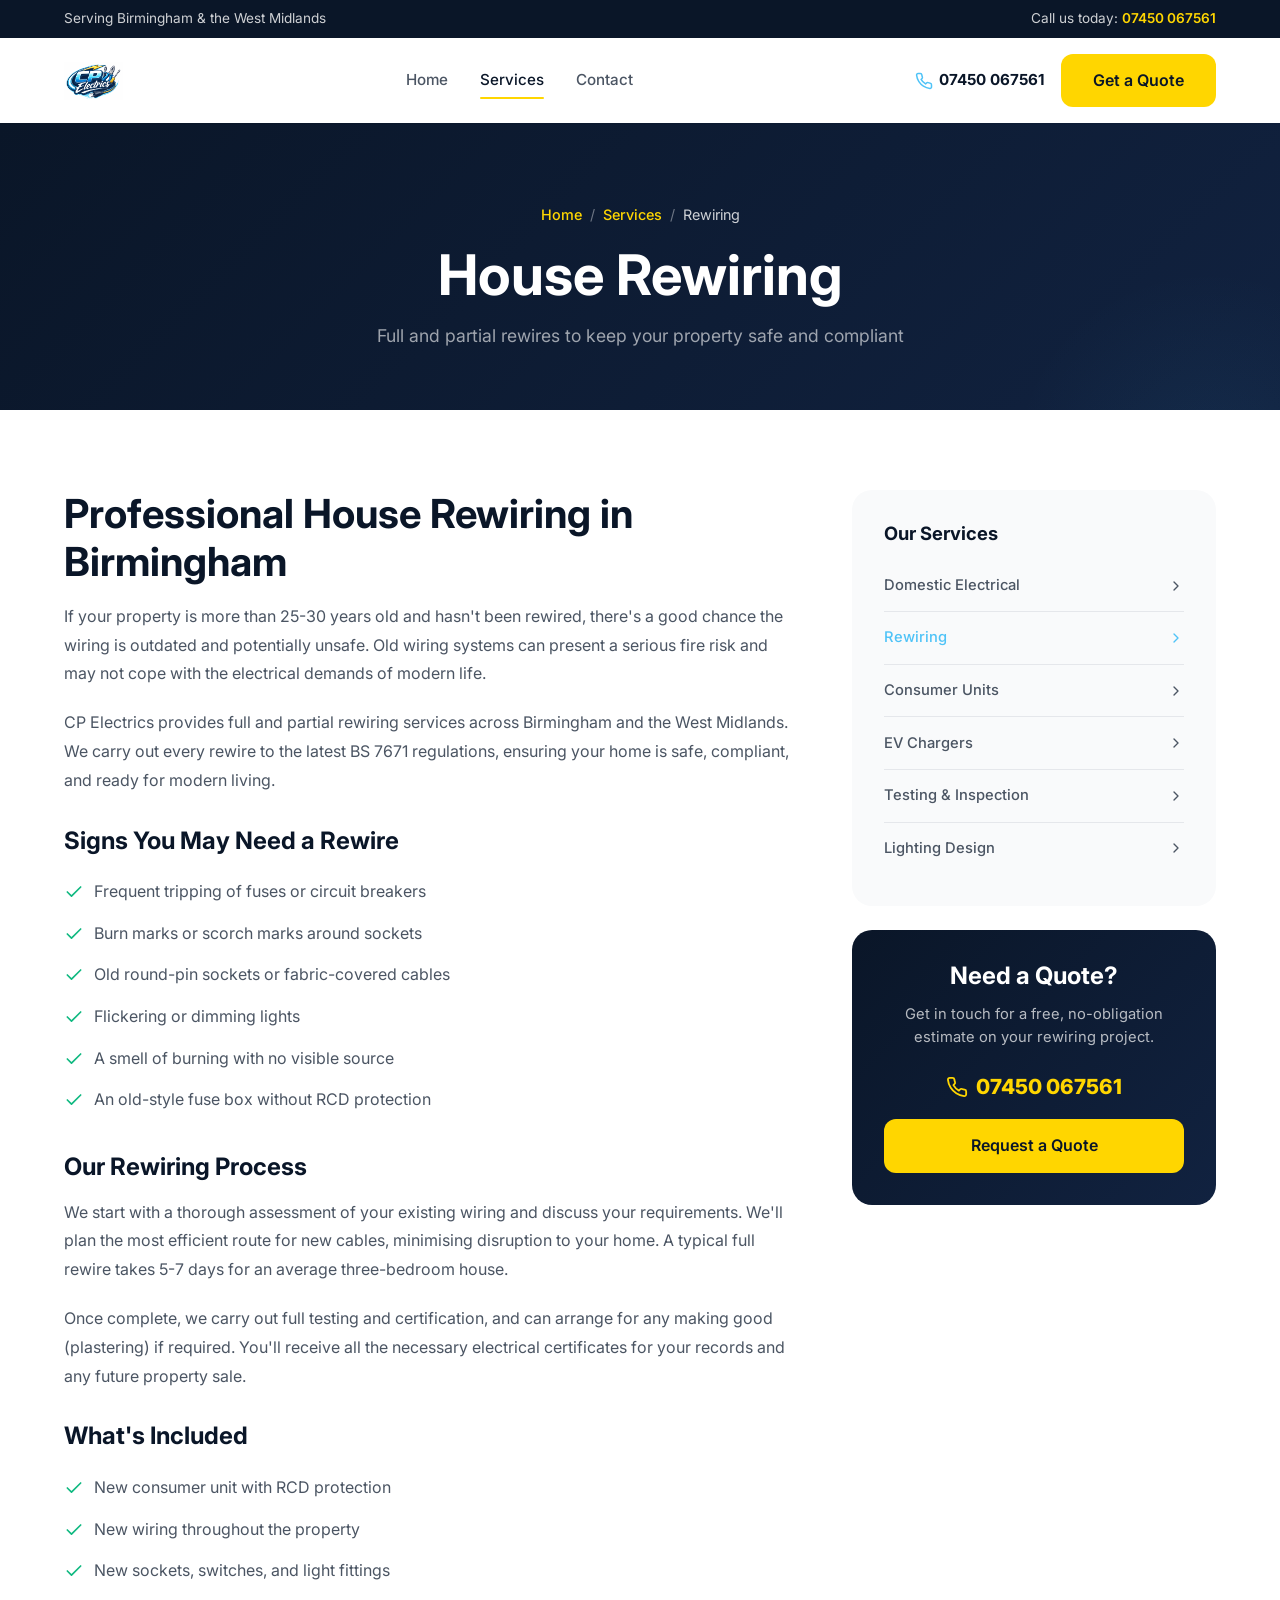
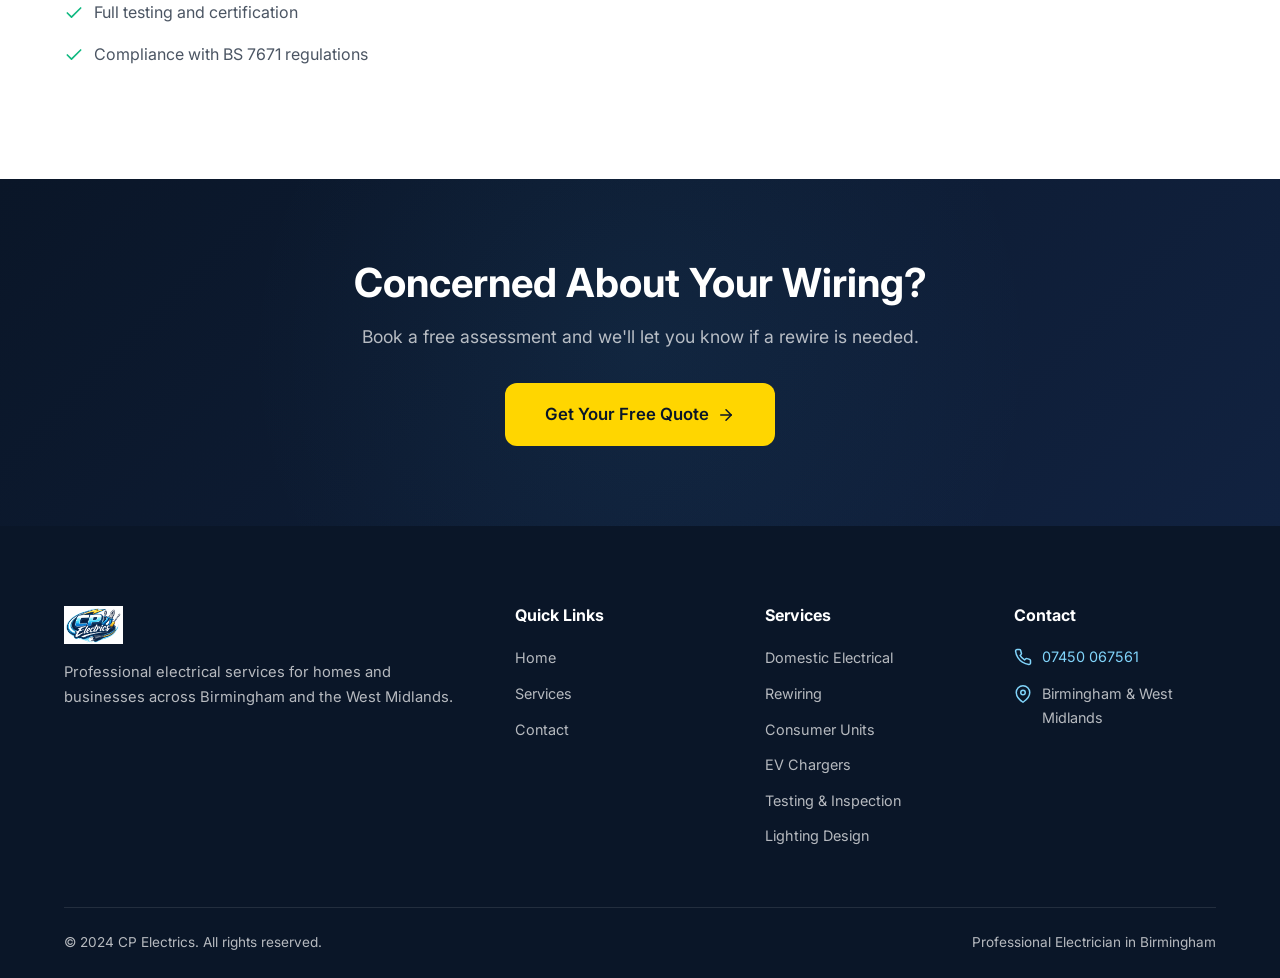
<file: services/rewiring.html>
<!DOCTYPE html>
<html lang="en">
<head>
  <meta charset="UTF-8">
  <meta name="viewport" content="width=device-width, initial-scale=1.0">
  <title>House Rewiring | CP Electrics Birmingham</title>
  <meta name="description" content="Full and partial house rewiring in Birmingham & West Midlands. Bring your electrics up to date safely. Free quotes from CP Electrics. Call 07450 067561.">
  <link rel="preconnect" href="https://fonts.googleapis.com">
  <link rel="preconnect" href="https://fonts.gstatic.com" crossorigin>
  <link href="https://fonts.googleapis.com/css2?family=Inter:wght@400;500;600;700;800&display=swap" rel="stylesheet">
  <link rel="stylesheet" href="../assets/css/style.css">
</head>
<body>
  <div class="top-bar"><div class="container"><span>Serving Birmingham & the West Midlands</span><span>Call us today: <a href="tel:07450067561">07450 067561</a></span></div></div>
  <nav class="navbar"><div class="container">
    <a href="../index.html" class="logo"><img src="../assets/images/logo.png" alt="CP Electrics" class="logo-img" style="height:38px;width:auto;"></a>
    <div class="nav-links"><a href="../index.html">Home</a><a href="../services.html" class="active">Services</a><a href="../contact.html">Contact</a></div>
    <div class="nav-cta"><a href="tel:07450067561" class="nav-phone"><svg xmlns="http://www.w3.org/2000/svg" viewBox="0 0 24 24" fill="none" stroke="currentColor" stroke-width="2" stroke-linecap="round" stroke-linejoin="round"><path d="M22 16.92v3a2 2 0 0 1-2.18 2 19.79 19.79 0 0 1-8.63-3.07 19.5 19.5 0 0 1-6-6 19.79 19.79 0 0 1-3.07-8.67A2 2 0 0 1 4.11 2h3a2 2 0 0 1 2 1.72c.127.96.361 1.903.7 2.81a2 2 0 0 1-.45 2.11L8.09 9.91a16 16 0 0 0 6 6l1.27-1.27a2 2 0 0 1 2.11-.45c.907.339 1.85.573 2.81.7A2 2 0 0 1 22 16.92z"/></svg>07450 067561</a><a href="../contact.html" class="btn btn-primary">Get a Quote</a></div>
    <button class="mobile-toggle" aria-label="Menu"><span></span><span></span><span></span></button>
  </div></nav>

  <section class="page-header">
    <div class="container">
      <div class="breadcrumb"><a href="../index.html">Home</a><span>/</span><a href="../services.html">Services</a><span>/</span><span style="color:rgba(255,255,255,0.8);">Rewiring</span></div>
      <h1>House Rewiring</h1>
      <p>Full and partial rewires to keep your property safe and compliant</p>
    </div>
  </section>

  <section class="service-detail">
    <div class="container">
      <div class="service-detail-grid">
        <div class="service-detail-content">
          <h2>Professional House Rewiring in Birmingham</h2>
          <p>If your property is more than 25-30 years old and hasn't been rewired, there's a good chance the wiring is outdated and potentially unsafe. Old wiring systems can present a serious fire risk and may not cope with the electrical demands of modern life.</p>
          <p>CP Electrics provides full and partial rewiring services across Birmingham and the West Midlands. We carry out every rewire to the latest BS 7671 regulations, ensuring your home is safe, compliant, and ready for modern living.</p>

          <h3 style="margin-top:32px;margin-bottom:16px;">Signs You May Need a Rewire</h3>
          <ul>
            <li><svg xmlns="http://www.w3.org/2000/svg" viewBox="0 0 24 24" fill="none" stroke="currentColor" stroke-width="2" stroke-linecap="round" stroke-linejoin="round"><path d="M20 6 9 17l-5-5"/></svg>Frequent tripping of fuses or circuit breakers</li>
            <li><svg xmlns="http://www.w3.org/2000/svg" viewBox="0 0 24 24" fill="none" stroke="currentColor" stroke-width="2" stroke-linecap="round" stroke-linejoin="round"><path d="M20 6 9 17l-5-5"/></svg>Burn marks or scorch marks around sockets</li>
            <li><svg xmlns="http://www.w3.org/2000/svg" viewBox="0 0 24 24" fill="none" stroke="currentColor" stroke-width="2" stroke-linecap="round" stroke-linejoin="round"><path d="M20 6 9 17l-5-5"/></svg>Old round-pin sockets or fabric-covered cables</li>
            <li><svg xmlns="http://www.w3.org/2000/svg" viewBox="0 0 24 24" fill="none" stroke="currentColor" stroke-width="2" stroke-linecap="round" stroke-linejoin="round"><path d="M20 6 9 17l-5-5"/></svg>Flickering or dimming lights</li>
            <li><svg xmlns="http://www.w3.org/2000/svg" viewBox="0 0 24 24" fill="none" stroke="currentColor" stroke-width="2" stroke-linecap="round" stroke-linejoin="round"><path d="M20 6 9 17l-5-5"/></svg>A smell of burning with no visible source</li>
            <li><svg xmlns="http://www.w3.org/2000/svg" viewBox="0 0 24 24" fill="none" stroke="currentColor" stroke-width="2" stroke-linecap="round" stroke-linejoin="round"><path d="M20 6 9 17l-5-5"/></svg>An old-style fuse box without RCD protection</li>
          </ul>

          <h3 style="margin-top:32px;margin-bottom:16px;">Our Rewiring Process</h3>
          <p>We start with a thorough assessment of your existing wiring and discuss your requirements. We'll plan the most efficient route for new cables, minimising disruption to your home. A typical full rewire takes 5-7 days for an average three-bedroom house.</p>
          <p>Once complete, we carry out full testing and certification, and can arrange for any making good (plastering) if required. You'll receive all the necessary electrical certificates for your records and any future property sale.</p>

          <h3 style="margin-top:32px;margin-bottom:16px;">What's Included</h3>
          <ul>
            <li><svg xmlns="http://www.w3.org/2000/svg" viewBox="0 0 24 24" fill="none" stroke="currentColor" stroke-width="2" stroke-linecap="round" stroke-linejoin="round"><path d="M20 6 9 17l-5-5"/></svg>New consumer unit with RCD protection</li>
            <li><svg xmlns="http://www.w3.org/2000/svg" viewBox="0 0 24 24" fill="none" stroke="currentColor" stroke-width="2" stroke-linecap="round" stroke-linejoin="round"><path d="M20 6 9 17l-5-5"/></svg>New wiring throughout the property</li>
            <li><svg xmlns="http://www.w3.org/2000/svg" viewBox="0 0 24 24" fill="none" stroke="currentColor" stroke-width="2" stroke-linecap="round" stroke-linejoin="round"><path d="M20 6 9 17l-5-5"/></svg>New sockets, switches, and light fittings</li>
            <li><svg xmlns="http://www.w3.org/2000/svg" viewBox="0 0 24 24" fill="none" stroke="currentColor" stroke-width="2" stroke-linecap="round" stroke-linejoin="round"><path d="M20 6 9 17l-5-5"/></svg>Full testing and certification</li>
            <li><svg xmlns="http://www.w3.org/2000/svg" viewBox="0 0 24 24" fill="none" stroke="currentColor" stroke-width="2" stroke-linecap="round" stroke-linejoin="round"><path d="M20 6 9 17l-5-5"/></svg>Compliance with BS 7671 regulations</li>
          </ul>
        </div>

        <aside class="service-sidebar">
          <div class="sidebar-card">
            <h3>Our Services</h3>
            <ul class="sidebar-services-list">
              <li><a href="domestic-electrical.html">Domestic Electrical <svg xmlns="http://www.w3.org/2000/svg" viewBox="0 0 24 24" fill="none" stroke="currentColor" stroke-width="2" stroke-linecap="round" stroke-linejoin="round"><path d="m9 18 6-6-6-6"/></svg></a></li>
              <li><a href="rewiring.html" class="active">Rewiring <svg xmlns="http://www.w3.org/2000/svg" viewBox="0 0 24 24" fill="none" stroke="currentColor" stroke-width="2" stroke-linecap="round" stroke-linejoin="round"><path d="m9 18 6-6-6-6"/></svg></a></li>
              <li><a href="consumer-units.html">Consumer Units <svg xmlns="http://www.w3.org/2000/svg" viewBox="0 0 24 24" fill="none" stroke="currentColor" stroke-width="2" stroke-linecap="round" stroke-linejoin="round"><path d="m9 18 6-6-6-6"/></svg></a></li>
              <li><a href="ev-chargers.html">EV Chargers <svg xmlns="http://www.w3.org/2000/svg" viewBox="0 0 24 24" fill="none" stroke="currentColor" stroke-width="2" stroke-linecap="round" stroke-linejoin="round"><path d="m9 18 6-6-6-6"/></svg></a></li>
              <li><a href="testing-inspection.html">Testing &amp; Inspection <svg xmlns="http://www.w3.org/2000/svg" viewBox="0 0 24 24" fill="none" stroke="currentColor" stroke-width="2" stroke-linecap="round" stroke-linejoin="round"><path d="m9 18 6-6-6-6"/></svg></a></li>
              <li><a href="lighting.html">Lighting Design <svg xmlns="http://www.w3.org/2000/svg" viewBox="0 0 24 24" fill="none" stroke="currentColor" stroke-width="2" stroke-linecap="round" stroke-linejoin="round"><path d="m9 18 6-6-6-6"/></svg></a></li>
            </ul>
          </div>
          <div class="sidebar-cta">
            <h3>Need a Quote?</h3>
            <p>Get in touch for a free, no-obligation estimate on your rewiring project.</p>
            <div class="phone-number"><svg xmlns="http://www.w3.org/2000/svg" viewBox="0 0 24 24" fill="none" stroke="currentColor" stroke-width="2" stroke-linecap="round" stroke-linejoin="round"><path d="M22 16.92v3a2 2 0 0 1-2.18 2 19.79 19.79 0 0 1-8.63-3.07 19.5 19.5 0 0 1-6-6 19.79 19.79 0 0 1-3.07-8.67A2 2 0 0 1 4.11 2h3a2 2 0 0 1 2 1.72c.127.96.361 1.903.7 2.81a2 2 0 0 1-.45 2.11L8.09 9.91a16 16 0 0 0 6 6l1.27-1.27a2 2 0 0 1 2.11-.45c.907.339 1.85.573 2.81.7A2 2 0 0 1 22 16.92z"/></svg><a href="tel:07450067561">07450 067561</a></div>
            <a href="../contact.html" class="btn btn-primary" style="width:100%;justify-content:center;">Request a Quote</a>
          </div>
        </aside>
      </div>
    </div>
  </section>

  <section class="cta-banner"><div class="container"><h2>Concerned About Your Wiring?</h2><p>Book a free assessment and we'll let you know if a rewire is needed.</p><a href="../contact.html" class="btn btn-primary btn-lg">Get Your Free Quote <svg xmlns="http://www.w3.org/2000/svg" viewBox="0 0 24 24" fill="none" stroke="currentColor" stroke-width="2" stroke-linecap="round" stroke-linejoin="round"><path d="M5 12h14"/><path d="m12 5 7 7-7 7"/></svg></a></div></section>

  <footer class="footer"><div class="container"><div class="footer-grid">
    <div class="footer-about"><a href="../index.html" class="logo"><img src="../assets/images/logo.png" alt="CP Electrics" class="logo-img" style="height:38px;width:auto;"></a><p>Professional electrical services for homes and businesses across Birmingham and the West Midlands.</p></div>
    <div><h4>Quick Links</h4><ul class="footer-links"><li><a href="../index.html">Home</a></li><li><a href="../services.html">Services</a></li><li><a href="../contact.html">Contact</a></li></ul></div>
    <div><h4>Services</h4><ul class="footer-links"><li><a href="domestic-electrical.html">Domestic Electrical</a></li><li><a href="rewiring.html">Rewiring</a></li><li><a href="consumer-units.html">Consumer Units</a></li><li><a href="ev-chargers.html">EV Chargers</a></li><li><a href="testing-inspection.html">Testing &amp; Inspection</a></li><li><a href="lighting.html">Lighting Design</a></li></ul></div>
    <div><h4>Contact</h4><div class="footer-contact-item"><svg xmlns="http://www.w3.org/2000/svg" viewBox="0 0 24 24" fill="none" stroke="currentColor" stroke-width="2" stroke-linecap="round" stroke-linejoin="round"><path d="M22 16.92v3a2 2 0 0 1-2.18 2 19.79 19.79 0 0 1-8.63-3.07 19.5 19.5 0 0 1-6-6 19.79 19.79 0 0 1-3.07-8.67A2 2 0 0 1 4.11 2h3a2 2 0 0 1 2 1.72c.127.96.361 1.903.7 2.81a2 2 0 0 1-.45 2.11L8.09 9.91a16 16 0 0 0 6 6l1.27-1.27a2 2 0 0 1 2.11-.45c.907.339 1.85.573 2.81.7A2 2 0 0 1 22 16.92z"/></svg><div><a href="tel:07450067561" style="color:var(--blue-light);">07450 067561</a></div></div><div class="footer-contact-item"><svg xmlns="http://www.w3.org/2000/svg" viewBox="0 0 24 24" fill="none" stroke="currentColor" stroke-width="2" stroke-linecap="round" stroke-linejoin="round"><path d="M21 10c0 7-9 13-9 13s-9-6-9-13a9 9 0 0 1 18 0z"/><circle cx="12" cy="10" r="3"/></svg><div>Birmingham &amp; West Midlands</div></div></div>
  </div><div class="footer-bottom"><span>&copy; 2024 CP Electrics. All rights reserved.</span><span>Professional Electrician in Birmingham</span></div></div></footer>
  <script src="../assets/js/main.js"></script>
</body>
</html>
</file>
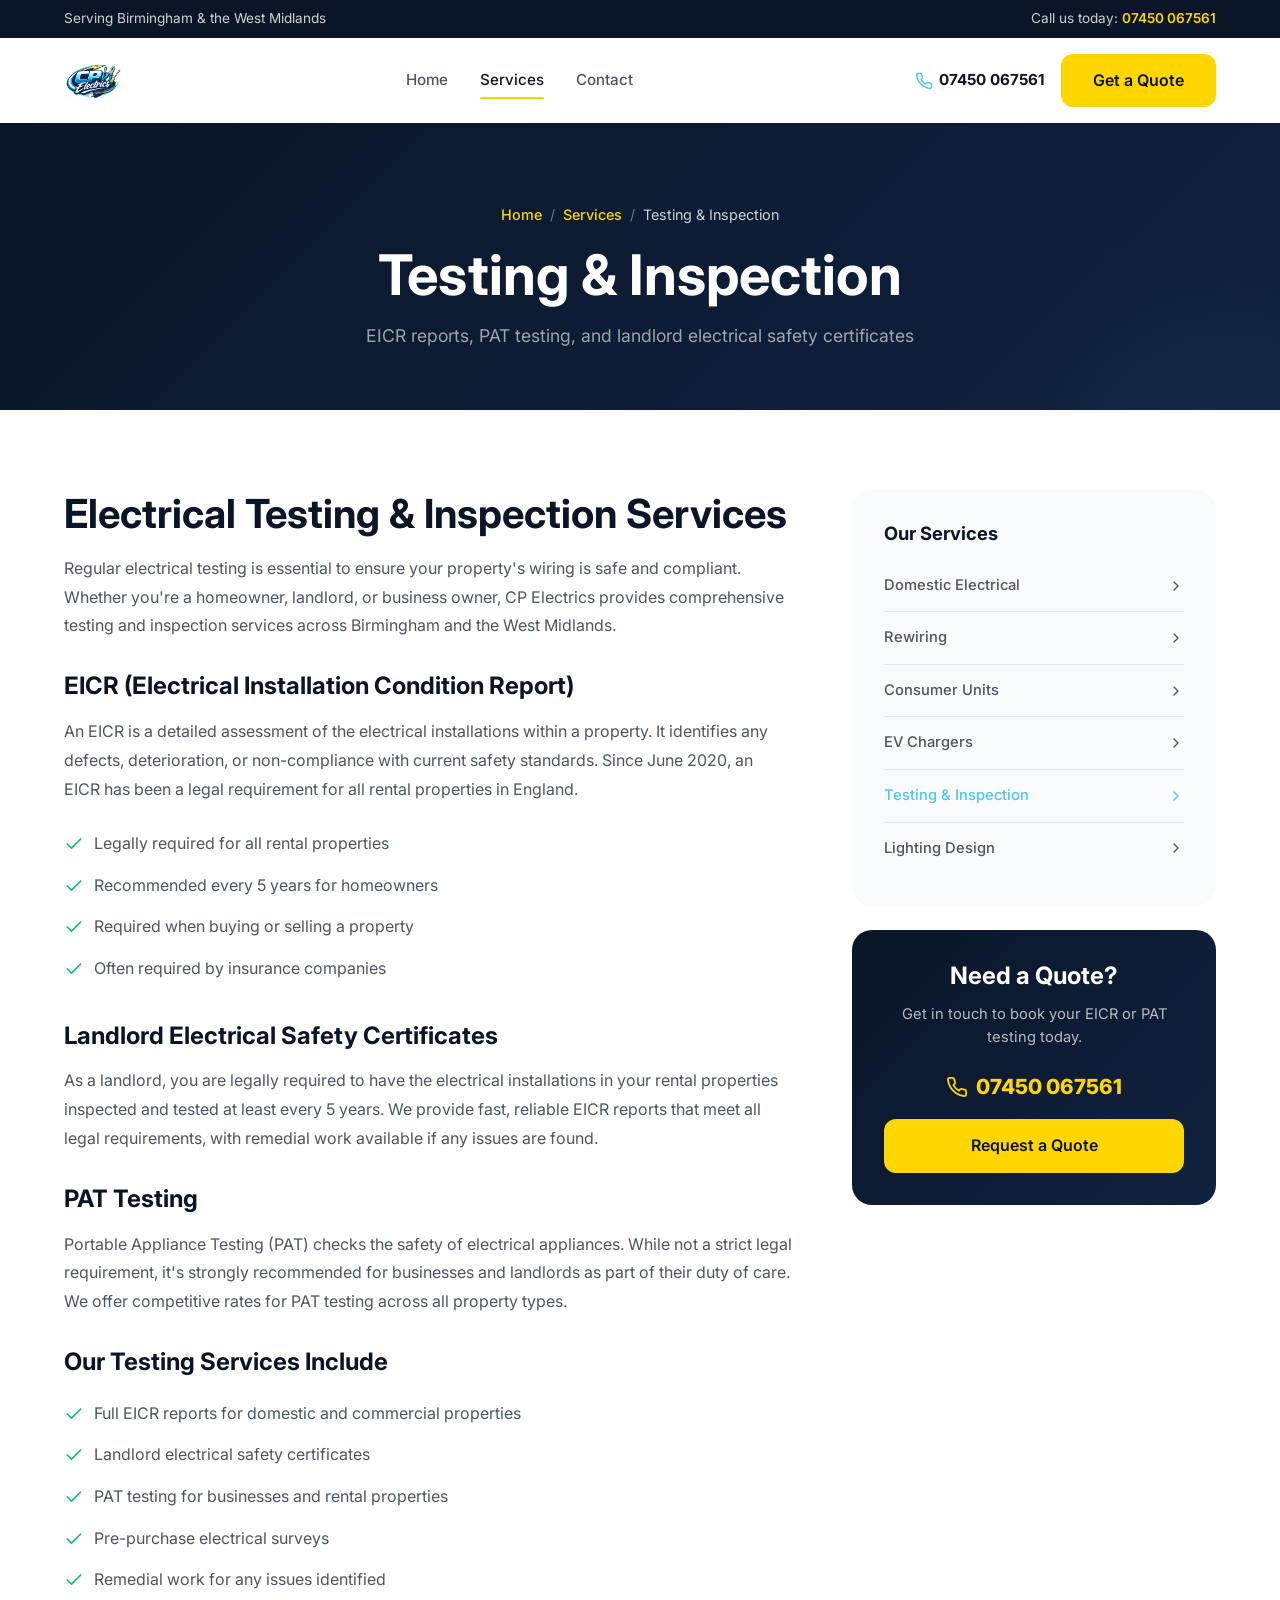
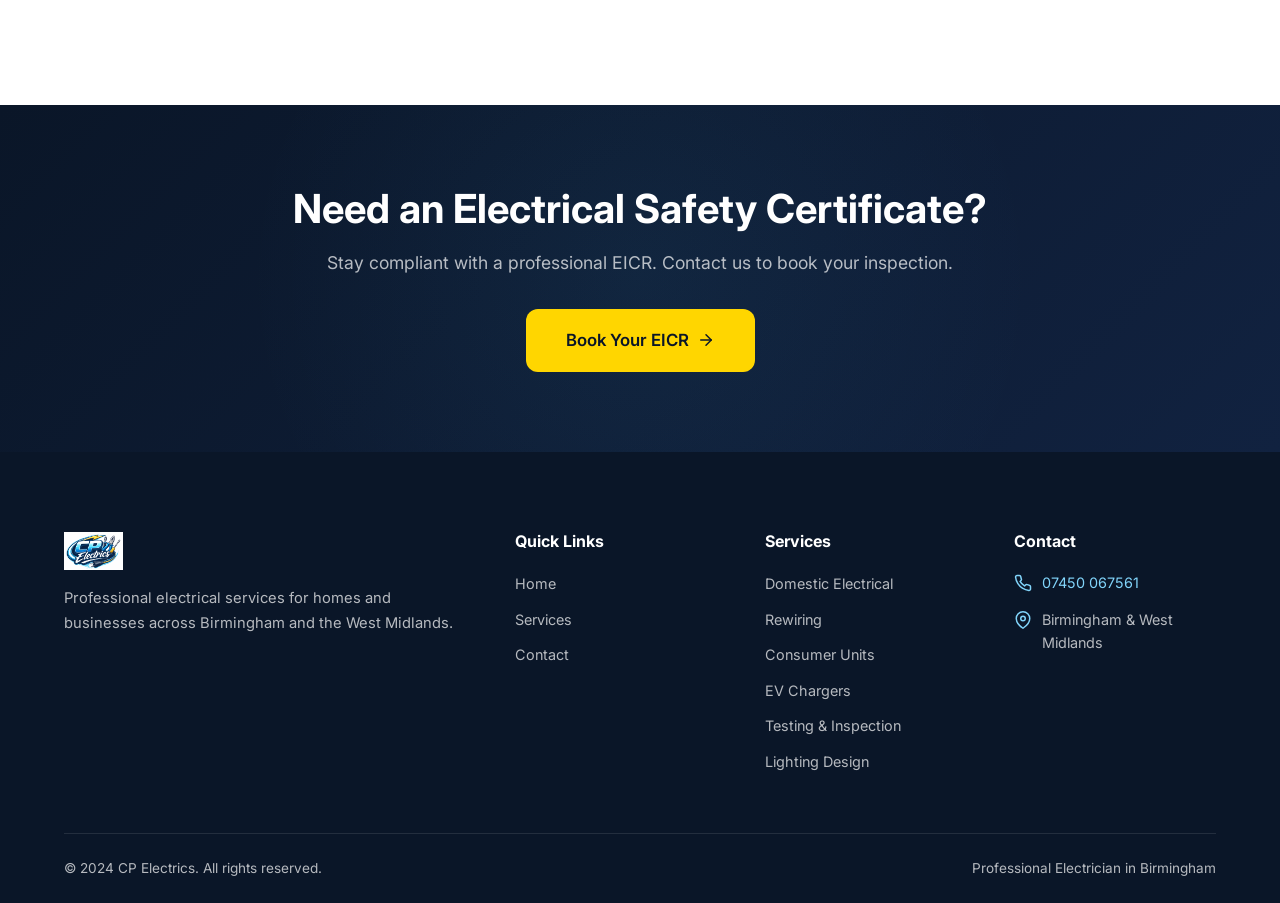
<file: services/testing-inspection.html>
<!DOCTYPE html>
<html lang="en">
<head>
  <meta charset="UTF-8">
  <meta name="viewport" content="width=device-width, initial-scale=1.0">
  <title>Electrical Testing & Inspection (EICR) | CP Electrics Birmingham</title>
  <meta name="description" content="EICR testing, PAT testing & landlord certificates in Birmingham. Stay compliant and safe. Free quotes from CP Electrics. Call 07450 067561.">
  <link rel="preconnect" href="https://fonts.googleapis.com">
  <link rel="preconnect" href="https://fonts.gstatic.com" crossorigin>
  <link href="https://fonts.googleapis.com/css2?family=Inter:wght@400;500;600;700;800&display=swap" rel="stylesheet">
  <link rel="stylesheet" href="../assets/css/style.css">
</head>
<body>
  <div class="top-bar"><div class="container"><span>Serving Birmingham & the West Midlands</span><span>Call us today: <a href="tel:07450067561">07450 067561</a></span></div></div>
  <nav class="navbar"><div class="container">
    <a href="../index.html" class="logo"><img src="../assets/images/logo.png" alt="CP Electrics" class="logo-img" style="height:38px;width:auto;"></a>
    <div class="nav-links"><a href="../index.html">Home</a><a href="../services.html" class="active">Services</a><a href="../contact.html">Contact</a></div>
    <div class="nav-cta"><a href="tel:07450067561" class="nav-phone"><svg xmlns="http://www.w3.org/2000/svg" viewBox="0 0 24 24" fill="none" stroke="currentColor" stroke-width="2" stroke-linecap="round" stroke-linejoin="round"><path d="M22 16.92v3a2 2 0 0 1-2.18 2 19.79 19.79 0 0 1-8.63-3.07 19.5 19.5 0 0 1-6-6 19.79 19.79 0 0 1-3.07-8.67A2 2 0 0 1 4.11 2h3a2 2 0 0 1 2 1.72c.127.96.361 1.903.7 2.81a2 2 0 0 1-.45 2.11L8.09 9.91a16 16 0 0 0 6 6l1.27-1.27a2 2 0 0 1 2.11-.45c.907.339 1.85.573 2.81.7A2 2 0 0 1 22 16.92z"/></svg>07450 067561</a><a href="../contact.html" class="btn btn-primary">Get a Quote</a></div>
    <button class="mobile-toggle" aria-label="Menu"><span></span><span></span><span></span></button>
  </div></nav>

  <section class="page-header">
    <div class="container">
      <div class="breadcrumb"><a href="../index.html">Home</a><span>/</span><a href="../services.html">Services</a><span>/</span><span style="color:rgba(255,255,255,0.8);">Testing &amp; Inspection</span></div>
      <h1>Testing &amp; Inspection</h1>
      <p>EICR reports, PAT testing, and landlord electrical safety certificates</p>
    </div>
  </section>

  <section class="service-detail">
    <div class="container">
      <div class="service-detail-grid">
        <div class="service-detail-content">
          <h2>Electrical Testing &amp; Inspection Services</h2>
          <p>Regular electrical testing is essential to ensure your property's wiring is safe and compliant. Whether you're a homeowner, landlord, or business owner, CP Electrics provides comprehensive testing and inspection services across Birmingham and the West Midlands.</p>

          <h3 style="margin-top:32px;margin-bottom:16px;">EICR (Electrical Installation Condition Report)</h3>
          <p>An EICR is a detailed assessment of the electrical installations within a property. It identifies any defects, deterioration, or non-compliance with current safety standards. Since June 2020, an EICR has been a legal requirement for all rental properties in England.</p>
          <ul>
            <li><svg xmlns="http://www.w3.org/2000/svg" viewBox="0 0 24 24" fill="none" stroke="currentColor" stroke-width="2" stroke-linecap="round" stroke-linejoin="round"><path d="M20 6 9 17l-5-5"/></svg>Legally required for all rental properties</li>
            <li><svg xmlns="http://www.w3.org/2000/svg" viewBox="0 0 24 24" fill="none" stroke="currentColor" stroke-width="2" stroke-linecap="round" stroke-linejoin="round"><path d="M20 6 9 17l-5-5"/></svg>Recommended every 5 years for homeowners</li>
            <li><svg xmlns="http://www.w3.org/2000/svg" viewBox="0 0 24 24" fill="none" stroke="currentColor" stroke-width="2" stroke-linecap="round" stroke-linejoin="round"><path d="M20 6 9 17l-5-5"/></svg>Required when buying or selling a property</li>
            <li><svg xmlns="http://www.w3.org/2000/svg" viewBox="0 0 24 24" fill="none" stroke="currentColor" stroke-width="2" stroke-linecap="round" stroke-linejoin="round"><path d="M20 6 9 17l-5-5"/></svg>Often required by insurance companies</li>
          </ul>

          <h3 style="margin-top:32px;margin-bottom:16px;">Landlord Electrical Safety Certificates</h3>
          <p>As a landlord, you are legally required to have the electrical installations in your rental properties inspected and tested at least every 5 years. We provide fast, reliable EICR reports that meet all legal requirements, with remedial work available if any issues are found.</p>

          <h3 style="margin-top:32px;margin-bottom:16px;">PAT Testing</h3>
          <p>Portable Appliance Testing (PAT) checks the safety of electrical appliances. While not a strict legal requirement, it's strongly recommended for businesses and landlords as part of their duty of care. We offer competitive rates for PAT testing across all property types.</p>

          <h3 style="margin-top:32px;margin-bottom:16px;">Our Testing Services Include</h3>
          <ul>
            <li><svg xmlns="http://www.w3.org/2000/svg" viewBox="0 0 24 24" fill="none" stroke="currentColor" stroke-width="2" stroke-linecap="round" stroke-linejoin="round"><path d="M20 6 9 17l-5-5"/></svg>Full EICR reports for domestic and commercial properties</li>
            <li><svg xmlns="http://www.w3.org/2000/svg" viewBox="0 0 24 24" fill="none" stroke="currentColor" stroke-width="2" stroke-linecap="round" stroke-linejoin="round"><path d="M20 6 9 17l-5-5"/></svg>Landlord electrical safety certificates</li>
            <li><svg xmlns="http://www.w3.org/2000/svg" viewBox="0 0 24 24" fill="none" stroke="currentColor" stroke-width="2" stroke-linecap="round" stroke-linejoin="round"><path d="M20 6 9 17l-5-5"/></svg>PAT testing for businesses and rental properties</li>
            <li><svg xmlns="http://www.w3.org/2000/svg" viewBox="0 0 24 24" fill="none" stroke="currentColor" stroke-width="2" stroke-linecap="round" stroke-linejoin="round"><path d="M20 6 9 17l-5-5"/></svg>Pre-purchase electrical surveys</li>
            <li><svg xmlns="http://www.w3.org/2000/svg" viewBox="0 0 24 24" fill="none" stroke="currentColor" stroke-width="2" stroke-linecap="round" stroke-linejoin="round"><path d="M20 6 9 17l-5-5"/></svg>Remedial work for any issues identified</li>
          </ul>
        </div>

        <aside class="service-sidebar">
          <div class="sidebar-card">
            <h3>Our Services</h3>
            <ul class="sidebar-services-list">
              <li><a href="domestic-electrical.html">Domestic Electrical <svg xmlns="http://www.w3.org/2000/svg" viewBox="0 0 24 24" fill="none" stroke="currentColor" stroke-width="2" stroke-linecap="round" stroke-linejoin="round"><path d="m9 18 6-6-6-6"/></svg></a></li>
              <li><a href="rewiring.html">Rewiring <svg xmlns="http://www.w3.org/2000/svg" viewBox="0 0 24 24" fill="none" stroke="currentColor" stroke-width="2" stroke-linecap="round" stroke-linejoin="round"><path d="m9 18 6-6-6-6"/></svg></a></li>
              <li><a href="consumer-units.html">Consumer Units <svg xmlns="http://www.w3.org/2000/svg" viewBox="0 0 24 24" fill="none" stroke="currentColor" stroke-width="2" stroke-linecap="round" stroke-linejoin="round"><path d="m9 18 6-6-6-6"/></svg></a></li>
              <li><a href="ev-chargers.html">EV Chargers <svg xmlns="http://www.w3.org/2000/svg" viewBox="0 0 24 24" fill="none" stroke="currentColor" stroke-width="2" stroke-linecap="round" stroke-linejoin="round"><path d="m9 18 6-6-6-6"/></svg></a></li>
              <li><a href="testing-inspection.html" class="active">Testing &amp; Inspection <svg xmlns="http://www.w3.org/2000/svg" viewBox="0 0 24 24" fill="none" stroke="currentColor" stroke-width="2" stroke-linecap="round" stroke-linejoin="round"><path d="m9 18 6-6-6-6"/></svg></a></li>
              <li><a href="lighting.html">Lighting Design <svg xmlns="http://www.w3.org/2000/svg" viewBox="0 0 24 24" fill="none" stroke="currentColor" stroke-width="2" stroke-linecap="round" stroke-linejoin="round"><path d="m9 18 6-6-6-6"/></svg></a></li>
            </ul>
          </div>
          <div class="sidebar-cta">
            <h3>Need a Quote?</h3>
            <p>Get in touch to book your EICR or PAT testing today.</p>
            <div class="phone-number"><svg xmlns="http://www.w3.org/2000/svg" viewBox="0 0 24 24" fill="none" stroke="currentColor" stroke-width="2" stroke-linecap="round" stroke-linejoin="round"><path d="M22 16.92v3a2 2 0 0 1-2.18 2 19.79 19.79 0 0 1-8.63-3.07 19.5 19.5 0 0 1-6-6 19.79 19.79 0 0 1-3.07-8.67A2 2 0 0 1 4.11 2h3a2 2 0 0 1 2 1.72c.127.96.361 1.903.7 2.81a2 2 0 0 1-.45 2.11L8.09 9.91a16 16 0 0 0 6 6l1.27-1.27a2 2 0 0 1 2.11-.45c.907.339 1.85.573 2.81.7A2 2 0 0 1 22 16.92z"/></svg><a href="tel:07450067561">07450 067561</a></div>
            <a href="../contact.html" class="btn btn-primary" style="width:100%;justify-content:center;">Request a Quote</a>
          </div>
        </aside>
      </div>
    </div>
  </section>

  <section class="cta-banner"><div class="container"><h2>Need an Electrical Safety Certificate?</h2><p>Stay compliant with a professional EICR. Contact us to book your inspection.</p><a href="../contact.html" class="btn btn-primary btn-lg">Book Your EICR <svg xmlns="http://www.w3.org/2000/svg" viewBox="0 0 24 24" fill="none" stroke="currentColor" stroke-width="2" stroke-linecap="round" stroke-linejoin="round"><path d="M5 12h14"/><path d="m12 5 7 7-7 7"/></svg></a></div></section>

  <footer class="footer"><div class="container"><div class="footer-grid">
    <div class="footer-about"><a href="../index.html" class="logo"><img src="../assets/images/logo.png" alt="CP Electrics" class="logo-img" style="height:38px;width:auto;"></a><p>Professional electrical services for homes and businesses across Birmingham and the West Midlands.</p></div>
    <div><h4>Quick Links</h4><ul class="footer-links"><li><a href="../index.html">Home</a></li><li><a href="../services.html">Services</a></li><li><a href="../contact.html">Contact</a></li></ul></div>
    <div><h4>Services</h4><ul class="footer-links"><li><a href="domestic-electrical.html">Domestic Electrical</a></li><li><a href="rewiring.html">Rewiring</a></li><li><a href="consumer-units.html">Consumer Units</a></li><li><a href="ev-chargers.html">EV Chargers</a></li><li><a href="testing-inspection.html">Testing &amp; Inspection</a></li><li><a href="lighting.html">Lighting Design</a></li></ul></div>
    <div><h4>Contact</h4><div class="footer-contact-item"><svg xmlns="http://www.w3.org/2000/svg" viewBox="0 0 24 24" fill="none" stroke="currentColor" stroke-width="2" stroke-linecap="round" stroke-linejoin="round"><path d="M22 16.92v3a2 2 0 0 1-2.18 2 19.79 19.79 0 0 1-8.63-3.07 19.5 19.5 0 0 1-6-6 19.79 19.79 0 0 1-3.07-8.67A2 2 0 0 1 4.11 2h3a2 2 0 0 1 2 1.72c.127.96.361 1.903.7 2.81a2 2 0 0 1-.45 2.11L8.09 9.91a16 16 0 0 0 6 6l1.27-1.27a2 2 0 0 1 2.11-.45c.907.339 1.85.573 2.81.7A2 2 0 0 1 22 16.92z"/></svg><div><a href="tel:07450067561" style="color:var(--blue-light);">07450 067561</a></div></div><div class="footer-contact-item"><svg xmlns="http://www.w3.org/2000/svg" viewBox="0 0 24 24" fill="none" stroke="currentColor" stroke-width="2" stroke-linecap="round" stroke-linejoin="round"><path d="M21 10c0 7-9 13-9 13s-9-6-9-13a9 9 0 0 1 18 0z"/><circle cx="12" cy="10" r="3"/></svg><div>Birmingham &amp; West Midlands</div></div></div>
  </div><div class="footer-bottom"><span>&copy; 2024 CP Electrics. All rights reserved.</span><span>Professional Electrician in Birmingham</span></div></div></footer>
  <script src="../assets/js/main.js"></script>
</body>
</html>
</file>
<file: assets/css/style.css>
/* ===== CP Electrics - Modern Electrician Website ===== */
/* Design System: Electric blue + Yellow accent (matching brand logo) */

:root {
  --primary: #0a1628;
  --primary-light: #112240;
  --accent: #ffd600;
  --accent-hover: #f5c400;
  --accent-light: #fff9c4;
  --blue: #4fc3f7;
  --blue-light: #81d4fa;
  --blue-dark: #0288d1;
  --white: #ffffff;
  --gray-50: #f9fafb;
  --gray-100: #f3f4f6;
  --gray-200: #e5e7eb;
  --gray-300: #d1d5db;
  --gray-500: #6b7280;
  --gray-600: #4b5563;
  --gray-700: #374151;
  --gray-800: #1f2937;
  --gray-900: #111827;
  --success: #10b981;
  --radius: 12px;
  --radius-lg: 20px;
  --shadow-sm: 0 1px 2px rgba(0,0,0,0.05);
  --shadow: 0 4px 6px -1px rgba(0,0,0,0.1), 0 2px 4px -2px rgba(0,0,0,0.1);
  --shadow-lg: 0 20px 25px -5px rgba(0,0,0,0.1), 0 8px 10px -6px rgba(0,0,0,0.1);
  --shadow-xl: 0 25px 50px -12px rgba(0,0,0,0.25);
  --transition: all 0.3s cubic-bezier(0.4, 0, 0.2, 1);
}

*, *::before, *::after {
  margin: 0;
  padding: 0;
  box-sizing: border-box;
}

html {
  scroll-behavior: smooth;
  font-size: 16px;
}

body {
  font-family: 'Inter', -apple-system, BlinkMacSystemFont, 'Segoe UI', sans-serif;
  color: var(--gray-800);
  line-height: 1.6;
  background: var(--white);
  overflow-x: hidden;
}

img {
  max-width: 100%;
  height: auto;
  display: block;
}

a {
  text-decoration: none;
  color: inherit;
  transition: var(--transition);
}

ul { list-style: none; }

.container {
  max-width: 1200px;
  margin: 0 auto;
  padding: 0 24px;
}

/* ===== Typography ===== */
h1, h2, h3, h4, h5, h6 {
  font-weight: 700;
  line-height: 1.2;
  color: var(--primary);
}

h1 { font-size: clamp(2.2rem, 5vw, 3.5rem); }
h2 { font-size: clamp(1.8rem, 4vw, 2.5rem); }
h3 { font-size: clamp(1.2rem, 2.5vw, 1.5rem); }

.section-label {
  display: inline-flex;
  align-items: center;
  gap: 8px;
  font-size: 0.85rem;
  font-weight: 600;
  text-transform: uppercase;
  letter-spacing: 0.08em;
  color: var(--blue);
  margin-bottom: 12px;
}

.section-label::before {
  content: '';
  width: 32px;
  height: 2px;
  background: var(--blue);
  border-radius: 2px;
}

.section-title {
  margin-bottom: 16px;
}

.section-subtitle {
  font-size: 1.1rem;
  color: var(--gray-500);
  max-width: 600px;
  line-height: 1.7;
}

.text-center { text-align: center; }
.text-center .section-subtitle { margin: 0 auto; }

/* ===== Buttons ===== */
.btn {
  display: inline-flex;
  align-items: center;
  gap: 8px;
  padding: 14px 32px;
  font-size: 1rem;
  font-weight: 600;
  border-radius: var(--radius);
  border: none;
  cursor: pointer;
  transition: var(--transition);
  white-space: nowrap;
}

.btn-primary {
  background: var(--accent);
  color: var(--primary);
}
.btn-primary:hover {
  background: var(--accent-hover);
  transform: translateY(-2px);
  box-shadow: 0 8px 25px rgba(255, 214, 0, 0.3);
}

.btn-secondary {
  background: var(--white);
  color: var(--primary);
  border: 2px solid var(--gray-200);
}
.btn-secondary:hover {
  border-color: var(--blue);
  color: var(--blue);
  transform: translateY(-2px);
}

.btn-outline-light {
  background: transparent;
  color: var(--white);
  border: 2px solid rgba(255,255,255,0.3);
}
.btn-outline-light:hover {
  background: var(--white);
  color: var(--primary);
  transform: translateY(-2px);
}

.btn-lg {
  padding: 18px 40px;
  font-size: 1.05rem;
}

.btn svg, .btn i {
  width: 18px;
  height: 18px;
}

/* ===== Header / Navbar ===== */
.top-bar {
  background: var(--primary);
  color: rgba(255,255,255,0.8);
  font-size: 0.85rem;
  padding: 8px 0;
}
.top-bar .container {
  display: flex;
  justify-content: space-between;
  align-items: center;
  flex-wrap: wrap;
  gap: 8px;
}
.top-bar a {
  color: var(--accent);
  font-weight: 600;
}
.top-bar a:hover { color: var(--white); }

.navbar {
  background: var(--white);
  padding: 16px 0;
  position: sticky;
  top: 0;
  z-index: 1000;
  box-shadow: var(--shadow-sm);
  transition: var(--transition);
}
.navbar.scrolled {
  box-shadow: var(--shadow);
  padding: 10px 0;
}
.navbar .container {
  display: flex;
  justify-content: space-between;
  align-items: center;
}

.logo {
  display: flex;
  align-items: center;
  gap: 10px;
}
.logo-img {
  height: 38px;
  width: auto;
  object-fit: contain;
}
.navbar.scrolled .logo-img {
  height: 32px;
}
.footer .logo-img {
  height: 36px;
}
.logo-icon {
  width: 44px;
  height: 44px;
  background: var(--accent);
  border-radius: var(--radius);
  display: flex;
  align-items: center;
  justify-content: center;
}
.logo-icon svg {
  width: 24px;
  height: 24px;
  color: var(--primary);
}
.logo-text {
  font-size: 1.4rem;
  font-weight: 800;
  color: var(--primary);
}
.logo-text span {
  color: var(--blue);
}

.nav-links {
  display: flex;
  align-items: center;
  gap: 32px;
}
.nav-links a {
  font-size: 0.95rem;
  font-weight: 500;
  color: var(--gray-600);
  position: relative;
}
.nav-links a:hover,
.nav-links a.active {
  color: var(--primary);
}
.nav-links a.active::after {
  content: '';
  position: absolute;
  bottom: -6px;
  left: 0;
  right: 0;
  height: 2px;
  background: var(--accent);
  border-radius: 2px;
}

.nav-cta {
  display: flex;
  align-items: center;
  gap: 16px;
}
.nav-phone {
  display: flex;
  align-items: center;
  gap: 6px;
  font-weight: 700;
  color: var(--primary);
  font-size: 0.95rem;
}
.nav-phone svg {
  width: 18px;
  height: 18px;
  color: var(--blue);
}

.mobile-toggle {
  display: none;
  background: none;
  border: none;
  cursor: pointer;
  padding: 8px;
}
.mobile-toggle span {
  display: block;
  width: 24px;
  height: 2px;
  background: var(--primary);
  margin: 6px 0;
  transition: var(--transition);
  border-radius: 2px;
}

/* ===== Hero ===== */
.hero {
  background: linear-gradient(135deg, var(--primary) 0%, var(--primary-light) 100%);
  padding: 100px 0 80px;
  position: relative;
  overflow: hidden;
}
.hero::before {
  content: '';
  position: absolute;
  top: -50%;
  right: -20%;
  width: 600px;
  height: 600px;
  background: radial-gradient(circle, rgba(79,195,247,0.08) 0%, transparent 70%);
  border-radius: 50%;
}
.hero::after {
  content: '';
  position: absolute;
  bottom: -30%;
  left: -10%;
  width: 400px;
  height: 400px;
  background: radial-gradient(circle, rgba(79,195,247,0.05) 0%, transparent 70%);
  border-radius: 50%;
}

.hero .container {
  display: grid;
  grid-template-columns: 1fr 1fr;
  gap: 60px;
  align-items: center;
  position: relative;
  z-index: 1;
}

.hero-content h1 {
  color: var(--white);
  margin-bottom: 20px;
}
.hero-content h1 span {
  color: var(--accent);
}
.hero-content p {
  color: rgba(255,255,255,0.75);
  font-size: 1.15rem;
  line-height: 1.8;
  margin-bottom: 32px;
  max-width: 480px;
}

.hero-btns {
  display: flex;
  gap: 16px;
  flex-wrap: wrap;
}

.hero-badges {
  display: flex;
  gap: 24px;
  margin-top: 40px;
  padding-top: 32px;
  border-top: 1px solid rgba(255,255,255,0.1);
}
.hero-badge {
  display: flex;
  align-items: center;
  gap: 10px;
}
.hero-badge-icon {
  width: 40px;
  height: 40px;
  background: rgba(33,150,243,0.15);
  border-radius: 10px;
  display: flex;
  align-items: center;
  justify-content: center;
}
.hero-badge-icon svg {
  width: 20px;
  height: 20px;
  color: var(--blue-light);
}
.hero-badge-text {
  font-size: 0.85rem;
  color: rgba(255,255,255,0.6);
}
.hero-badge-text strong {
  display: block;
  color: var(--white);
  font-size: 1rem;
}

.hero-image {
  position: relative;
}
.hero-image-wrapper {
  border-radius: var(--radius-lg);
  overflow: hidden;
  box-shadow: var(--shadow-xl);
  aspect-ratio: 4/3;
  background: var(--primary-light);
  position: relative;
}
.hero-image-wrapper img {
  width: 100%;
  height: 100%;
  object-fit: cover;
}
.hero-image-placeholder {
  width: 100%;
  height: 100%;
  background: linear-gradient(135deg, var(--primary-light) 0%, #2d3460 100%);
  display: flex;
  flex-direction: column;
  align-items: center;
  justify-content: center;
  gap: 16px;
  color: rgba(255,255,255,0.4);
}
.hero-image-placeholder svg {
  width: 80px;
  height: 80px;
  opacity: 0.3;
}

.hero-float-card {
  position: absolute;
  bottom: -20px;
  left: -20px;
  background: var(--white);
  border-radius: var(--radius);
  padding: 16px 20px;
  box-shadow: var(--shadow-lg);
  display: flex;
  align-items: center;
  gap: 12px;
  animation: float 3s ease-in-out infinite;
}
.hero-float-card .icon {
  width: 44px;
  height: 44px;
  background: #e1f5fe;
  border-radius: 10px;
  display: flex;
  align-items: center;
  justify-content: center;
}
.hero-float-card .icon svg {
  width: 22px;
  height: 22px;
  color: var(--accent);
}
.hero-float-card .text span {
  font-size: 0.8rem;
  color: var(--gray-500);
}
.hero-float-card .text strong {
  display: block;
  font-size: 1rem;
  color: var(--primary);
}

@keyframes float {
  0%, 100% { transform: translateY(0); }
  50% { transform: translateY(-8px); }
}

/* ===== Services Section ===== */
.services-section {
  padding: 100px 0;
  background: var(--gray-50);
}
.services-header {
  text-align: center;
  margin-bottom: 60px;
}
.services-grid {
  display: grid;
  grid-template-columns: repeat(3, 1fr);
  gap: 28px;
}

.service-card {
  background: var(--white);
  border-radius: var(--radius-lg);
  padding: 36px 28px;
  transition: var(--transition);
  border: 1px solid var(--gray-100);
  position: relative;
  overflow: hidden;
}
.service-card::before {
  content: '';
  position: absolute;
  top: 0;
  left: 0;
  right: 0;
  height: 3px;
  background: var(--blue);
  transform: scaleX(0);
  transition: var(--transition);
}
.service-card:hover {
  transform: translateY(-6px);
  box-shadow: var(--shadow-lg);
}
.service-card:hover::before {
  transform: scaleX(1);
}

.service-icon {
  width: 56px;
  height: 56px;
  background: #e1f5fe;
  border-radius: var(--radius);
  display: flex;
  align-items: center;
  justify-content: center;
  margin-bottom: 20px;
}
.service-icon svg {
  width: 28px;
  height: 28px;
  color: var(--blue);
}

.service-card h3 {
  margin-bottom: 12px;
}
.service-card p {
  color: var(--gray-500);
  font-size: 0.95rem;
  line-height: 1.7;
  margin-bottom: 20px;
}
.service-card .learn-more {
  display: inline-flex;
  align-items: center;
  gap: 6px;
  font-weight: 600;
  font-size: 0.9rem;
  color: var(--blue);
}
.service-card .learn-more:hover {
  gap: 10px;
}
.service-card .learn-more svg {
  width: 16px;
  height: 16px;
}

/* ===== Why Choose Us ===== */
.why-section {
  padding: 100px 0;
}
.why-grid {
  display: grid;
  grid-template-columns: 1fr 1fr;
  gap: 80px;
  align-items: center;
}
.why-image {
  border-radius: var(--radius-lg);
  overflow: hidden;
  aspect-ratio: 4/3;
  background: var(--gray-100);
}
.why-image img {
  width: 100%;
  height: 100%;
  object-fit: cover;
}

.why-features {
  display: grid;
  gap: 28px;
  margin-top: 32px;
}
.why-feature {
  display: flex;
  gap: 16px;
}
.why-feature-icon {
  width: 48px;
  height: 48px;
  min-width: 48px;
  background: #e1f5fe;
  border-radius: 12px;
  display: flex;
  align-items: center;
  justify-content: center;
}
.why-feature-icon svg {
  width: 24px;
  height: 24px;
  color: var(--blue);
}
.why-feature h4 {
  margin-bottom: 4px;
  font-size: 1.05rem;
}
.why-feature p {
  color: var(--gray-500);
  font-size: 0.92rem;
  line-height: 1.6;
}

/* ===== CTA Banner ===== */
.cta-banner {
  background: linear-gradient(135deg, var(--primary) 0%, var(--primary-light) 100%);
  padding: 80px 0;
  text-align: center;
  position: relative;
  overflow: hidden;
}
.cta-banner::before {
  content: '';
  position: absolute;
  top: 50%;
  left: 50%;
  transform: translate(-50%, -50%);
  width: 800px;
  height: 800px;
  background: radial-gradient(circle, rgba(79,195,247,0.06) 0%, transparent 70%);
  border-radius: 50%;
}
.cta-banner h2 {
  color: var(--white);
  margin-bottom: 16px;
  position: relative;
}
.cta-banner p {
  color: rgba(255,255,255,0.7);
  font-size: 1.1rem;
  margin-bottom: 32px;
  position: relative;
}
.cta-banner .btn {
  position: relative;
}

/* ===== Testimonials ===== */
.testimonials-section {
  padding: 100px 0;
  background: var(--gray-50);
}
.testimonials-grid {
  display: grid;
  grid-template-columns: repeat(3, 1fr);
  gap: 28px;
  margin-top: 48px;
}
.testimonial-card {
  background: var(--white);
  border-radius: var(--radius-lg);
  padding: 32px;
  border: 1px solid var(--gray-100);
}
.testimonial-stars {
  display: flex;
  gap: 4px;
  margin-bottom: 16px;
}
.testimonial-stars svg {
  width: 18px;
  height: 18px;
  color: var(--accent);
  fill: var(--accent);
}
.testimonial-card blockquote {
  font-size: 0.95rem;
  color: var(--gray-600);
  line-height: 1.7;
  margin-bottom: 20px;
  font-style: italic;
}
.testimonial-author {
  display: flex;
  align-items: center;
  gap: 12px;
}
.testimonial-avatar {
  width: 44px;
  height: 44px;
  border-radius: 50%;
  background: #e1f5fe;
  display: flex;
  align-items: center;
  justify-content: center;
  font-weight: 700;
  color: var(--accent);
  font-size: 1rem;
}
.testimonial-author-info strong {
  display: block;
  font-size: 0.9rem;
  color: var(--primary);
}
.testimonial-author-info span {
  font-size: 0.8rem;
  color: var(--gray-500);
}

/* ===== Areas Section ===== */
.areas-section {
  padding: 100px 0;
}
.areas-tags {
  display: flex;
  flex-wrap: wrap;
  gap: 12px;
  margin-top: 32px;
  justify-content: center;
}
.area-tag {
  background: var(--gray-50);
  padding: 10px 20px;
  border-radius: 50px;
  font-size: 0.9rem;
  font-weight: 500;
  color: var(--gray-700);
  border: 1px solid var(--gray-200);
  transition: var(--transition);
}
.area-tag:hover {
  background: #e1f5fe;
  border-color: var(--accent);
  color: var(--primary);
}

/* ===== Footer ===== */
.footer {
  background: var(--primary);
  color: rgba(255,255,255,0.7);
  padding: 80px 0 0;
}
.footer-grid {
  display: grid;
  grid-template-columns: 2fr 1fr 1fr 1fr;
  gap: 48px;
  padding-bottom: 48px;
  border-bottom: 1px solid rgba(255,255,255,0.1);
}
.footer-about p {
  font-size: 0.92rem;
  line-height: 1.7;
  margin-top: 16px;
  margin-bottom: 24px;
}
.footer-social {
  display: flex;
  gap: 12px;
}
.footer-social a {
  width: 40px;
  height: 40px;
  background: rgba(255,255,255,0.08);
  border-radius: 10px;
  display: flex;
  align-items: center;
  justify-content: center;
  transition: var(--transition);
}
.footer-social a:hover {
  background: var(--accent);
  color: var(--primary);
}
.footer-social svg {
  width: 18px;
  height: 18px;
}

.footer h4 {
  color: var(--white);
  font-size: 1rem;
  margin-bottom: 20px;
}
.footer-links li {
  margin-bottom: 10px;
}
.footer-links a {
  font-size: 0.9rem;
  transition: var(--transition);
}
.footer-links a:hover {
  color: var(--blue-light);
  padding-left: 4px;
}

.footer-contact-item {
  display: flex;
  gap: 10px;
  margin-bottom: 14px;
  font-size: 0.9rem;
}
.footer-contact-item svg {
  width: 18px;
  height: 18px;
  min-width: 18px;
  color: var(--blue-light);
  margin-top: 3px;
}

.footer-bottom {
  padding: 24px 0;
  display: flex;
  justify-content: space-between;
  align-items: center;
  font-size: 0.85rem;
}

/* ===== Page Header (inner pages) ===== */
.page-header {
  background: linear-gradient(135deg, var(--primary) 0%, var(--primary-light) 100%);
  padding: 80px 0 60px;
  text-align: center;
  position: relative;
  overflow: hidden;
}
.page-header::before {
  content: '';
  position: absolute;
  top: 50%;
  right: -10%;
  width: 400px;
  height: 400px;
  background: radial-gradient(circle, rgba(79,195,247,0.06) 0%, transparent 70%);
  border-radius: 50%;
}
.page-header h1 {
  color: var(--white);
  margin-bottom: 12px;
  position: relative;
}
.page-header p {
  color: rgba(255,255,255,0.6);
  font-size: 1.1rem;
  position: relative;
}
.breadcrumb {
  display: flex;
  justify-content: center;
  gap: 8px;
  margin-bottom: 16px;
  position: relative;
}
.breadcrumb a {
  color: var(--accent);
  font-size: 0.9rem;
  font-weight: 500;
}
.breadcrumb span {
  color: rgba(255,255,255,0.4);
  font-size: 0.9rem;
}

/* ===== Service Detail Page ===== */
.service-detail {
  padding: 80px 0;
}
.service-detail-grid {
  display: grid;
  grid-template-columns: 2fr 1fr;
  gap: 60px;
}
.service-detail-content h2 {
  margin-bottom: 16px;
}
.service-detail-content p {
  color: var(--gray-600);
  line-height: 1.8;
  margin-bottom: 20px;
}
.service-detail-content ul {
  margin-bottom: 24px;
}
.service-detail-content li {
  display: flex;
  align-items: flex-start;
  gap: 10px;
  padding: 8px 0;
  color: var(--gray-600);
  line-height: 1.6;
}
.service-detail-content li svg {
  width: 20px;
  height: 20px;
  min-width: 20px;
  color: var(--success);
  margin-top: 3px;
}

.service-sidebar {
  position: sticky;
  top: 100px;
}
.sidebar-card {
  background: var(--gray-50);
  border-radius: var(--radius-lg);
  padding: 32px;
  margin-bottom: 24px;
}
.sidebar-card h3 {
  font-size: 1.15rem;
  margin-bottom: 16px;
}
.sidebar-services-list li {
  border-bottom: 1px solid var(--gray-200);
}
.sidebar-services-list li:last-child {
  border-bottom: none;
}
.sidebar-services-list a {
  display: flex;
  justify-content: space-between;
  align-items: center;
  padding: 14px 0;
  font-size: 0.92rem;
  color: var(--gray-600);
  font-weight: 500;
}
.sidebar-services-list a:hover,
.sidebar-services-list a.active {
  color: var(--blue);
}
.sidebar-services-list a svg {
  width: 16px;
  height: 16px;
}

.sidebar-cta {
  background: linear-gradient(135deg, var(--primary) 0%, var(--primary-light) 100%);
  border-radius: var(--radius-lg);
  padding: 32px;
  text-align: center;
  color: var(--white);
}
.sidebar-cta h3 {
  color: var(--white);
  margin-bottom: 12px;
}
.sidebar-cta p {
  color: rgba(255,255,255,0.7);
  font-size: 0.92rem;
  margin-bottom: 20px;
  line-height: 1.6;
}
.sidebar-cta .phone-number {
  display: flex;
  align-items: center;
  justify-content: center;
  gap: 8px;
  font-size: 1.3rem;
  font-weight: 800;
  color: var(--accent);
  margin-bottom: 16px;
}
.sidebar-cta .phone-number svg {
  width: 22px;
  height: 22px;
}

/* ===== Contact Page ===== */
.contact-section {
  padding: 80px 0;
}
.contact-grid {
  display: grid;
  grid-template-columns: 1fr 1fr;
  gap: 60px;
}
.contact-info-cards {
  display: grid;
  gap: 20px;
  margin-bottom: 32px;
}
.contact-info-card {
  display: flex;
  gap: 16px;
  padding: 24px;
  background: var(--gray-50);
  border-radius: var(--radius);
  border: 1px solid var(--gray-100);
}
.contact-info-card .icon {
  width: 48px;
  height: 48px;
  min-width: 48px;
  background: #e1f5fe;
  border-radius: 12px;
  display: flex;
  align-items: center;
  justify-content: center;
}
.contact-info-card .icon svg {
  width: 22px;
  height: 22px;
  color: var(--blue);
}
.contact-info-card h4 {
  font-size: 0.95rem;
  margin-bottom: 4px;
}
.contact-info-card p {
  color: var(--gray-500);
  font-size: 0.9rem;
}
.contact-info-card a {
  color: var(--accent);
  font-weight: 600;
}

.contact-form-wrapper {
  background: var(--white);
  border-radius: var(--radius-lg);
  padding: 40px;
  box-shadow: var(--shadow-lg);
  border: 1px solid var(--gray-100);
}
.contact-form-wrapper h2 {
  font-size: 1.5rem;
  margin-bottom: 8px;
}
.contact-form-wrapper > p {
  color: var(--gray-500);
  margin-bottom: 28px;
  font-size: 0.95rem;
}

.form-grid {
  display: grid;
  grid-template-columns: 1fr 1fr;
  gap: 20px;
}
.form-group {
  display: flex;
  flex-direction: column;
  gap: 6px;
}
.form-group.full-width {
  grid-column: 1 / -1;
}
.form-group label {
  font-size: 0.88rem;
  font-weight: 600;
  color: var(--gray-700);
}
.form-group input,
.form-group select,
.form-group textarea {
  padding: 14px 16px;
  border: 1px solid var(--gray-200);
  border-radius: var(--radius);
  font-size: 0.95rem;
  font-family: inherit;
  transition: var(--transition);
  background: var(--gray-50);
}
.form-group input:focus,
.form-group select:focus,
.form-group textarea:focus {
  outline: none;
  border-color: var(--accent);
  background: var(--white);
  box-shadow: 0 0 0 3px rgba(79, 195, 247, 0.2);
}
.form-group textarea {
  resize: vertical;
  min-height: 120px;
}

.form-submit {
  margin-top: 8px;
}
.form-submit .btn {
  width: 100%;
  justify-content: center;
}

/* ===== Map ===== */
.map-section {
  height: 400px;
  background: var(--gray-100);
  position: relative;
}
.map-section iframe {
  width: 100%;
  height: 100%;
  border: none;
}

/* ===== Responsive ===== */
@media (max-width: 1024px) {
  .services-grid {
    grid-template-columns: repeat(2, 1fr);
  }
  .testimonials-grid {
    grid-template-columns: repeat(2, 1fr);
  }
  .footer-grid {
    grid-template-columns: 1fr 1fr;
    gap: 32px;
  }
}

@media (max-width: 768px) {
  .top-bar { display: none; }

  .nav-links { display: none; }
  .nav-cta .btn { display: none; }
  .mobile-toggle { display: block; }

  .nav-links.active {
    display: flex;
    flex-direction: column;
    position: absolute;
    top: 100%;
    left: 0;
    right: 0;
    background: var(--white);
    padding: 20px 24px;
    box-shadow: var(--shadow-lg);
    gap: 16px;
  }

  .hero .container {
    grid-template-columns: 1fr;
    gap: 40px;
  }
  .hero { padding: 60px 0; }
  .hero-image { order: -1; }
  .hero-badges { flex-direction: column; gap: 16px; }

  .services-grid {
    grid-template-columns: 1fr;
  }
  .testimonials-grid {
    grid-template-columns: 1fr;
  }
  .why-grid {
    grid-template-columns: 1fr;
    gap: 40px;
  }
  .service-detail-grid {
    grid-template-columns: 1fr;
  }
  .contact-grid {
    grid-template-columns: 1fr;
  }
  .form-grid {
    grid-template-columns: 1fr;
  }
  .footer-grid {
    grid-template-columns: 1fr;
    gap: 32px;
  }
  .footer-bottom {
    flex-direction: column;
    gap: 8px;
    text-align: center;
  }
}
</file>
